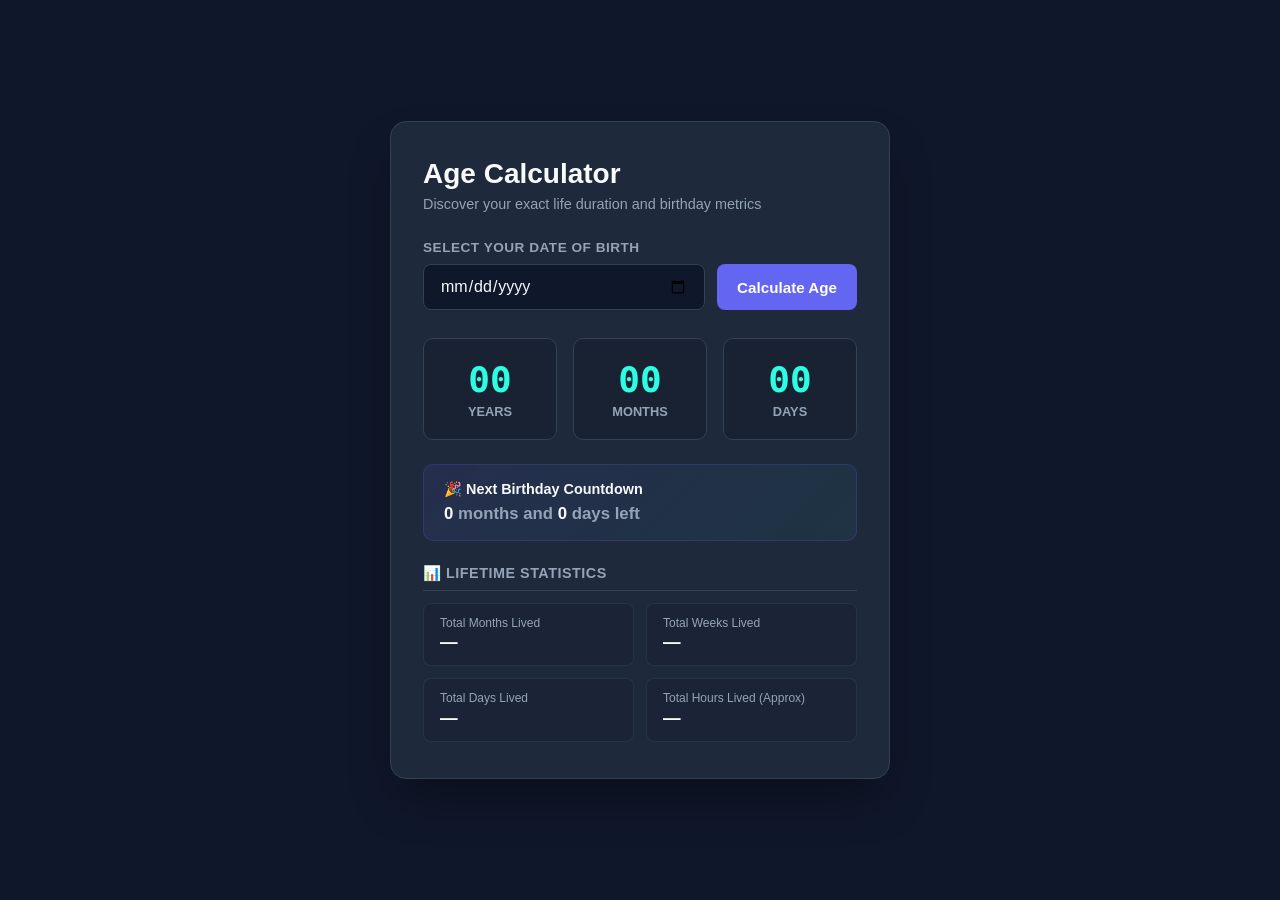
<file: Projects/Age Calculator/index.html>
<!DOCTYPE html>
<html lang="en">
<head>
    <meta charset="UTF-8">
    <meta name="viewport" content="width=device-width, initial-scale=1.0">
    <title>Precision Age Calculator</title>
    <link rel="stylesheet" href="style.css">
</head>
<body>
    <div class="calculator-card">
        <header class="card-header">
            <h2>Age Calculator</h2>
            <p>Discover your exact life duration and birthday metrics</p>
        </header>

        <div class="input-block">
            <label for="birth-date">Select Your Date of Birth</label>
            <div class="input-row">
                <input type="date" id="birth-date" max="">
                <button id="calculate-btn">Calculate Age</button>
            </div>
            <p id="error-message" class="error-msg" hidden>Please select a valid date in the past.</p>
        </div>

        <div class="results-dashboard" id="results-panel" hidden>
            <div class="primary-metrics">
                <div class="metric-box">
                    <span id="res-years" class="metric-value">00</span>
                    <span class="metric-label">Years</span>
                </div>
                <div class="metric-box">
                    <span id="res-months" class="metric-value">00</span>
                    <span class="metric-label">Months</span>
                </div>
                <div class="metric-box">
                    <span id="res-days" class="metric-value">00</span>
                    <span class="metric-label">Days</span>
                </div>
            </div>

            <div class="birthday-countdown-banner">
                <h3>🎉 Next Birthday Countdown</h3>
                <div class="countdown-digits">
                    <span id="next-months">0</span> months and <span id="next-days">0</span> days left
                </div>
            </div>

            <div class="lifetime-stats">
                <h3>📊 Lifetime Statistics</h3>
                <div class="stats-grid">
                    <div class="stat-item">
                        <span class="stat-label">Total Months Lived</span>
                        <span id="stat-months" class="stat-value">—</span>
                    </div>
                    <div class="stat-item">
                        <span class="stat-label">Total Weeks Lived</span>
                        <span id="stat-weeks" class="stat-value">—</span>
                    </div>
                    <div class="stat-item">
                        <span class="stat-label">Total Days Lived</span>
                        <span id="stat-days" class="stat-value">—</span>
                    </div>
                    <div class="stat-item">
                        <span class="stat-label">Total Hours Lived (Approx)</span>
                        <span id="stat-hours" class="stat-value">—</span>
                    </div>
                </div>
            </div>
        </div>
    </div>

    <script src="script.js"></script>
</body>
</html>
</file>
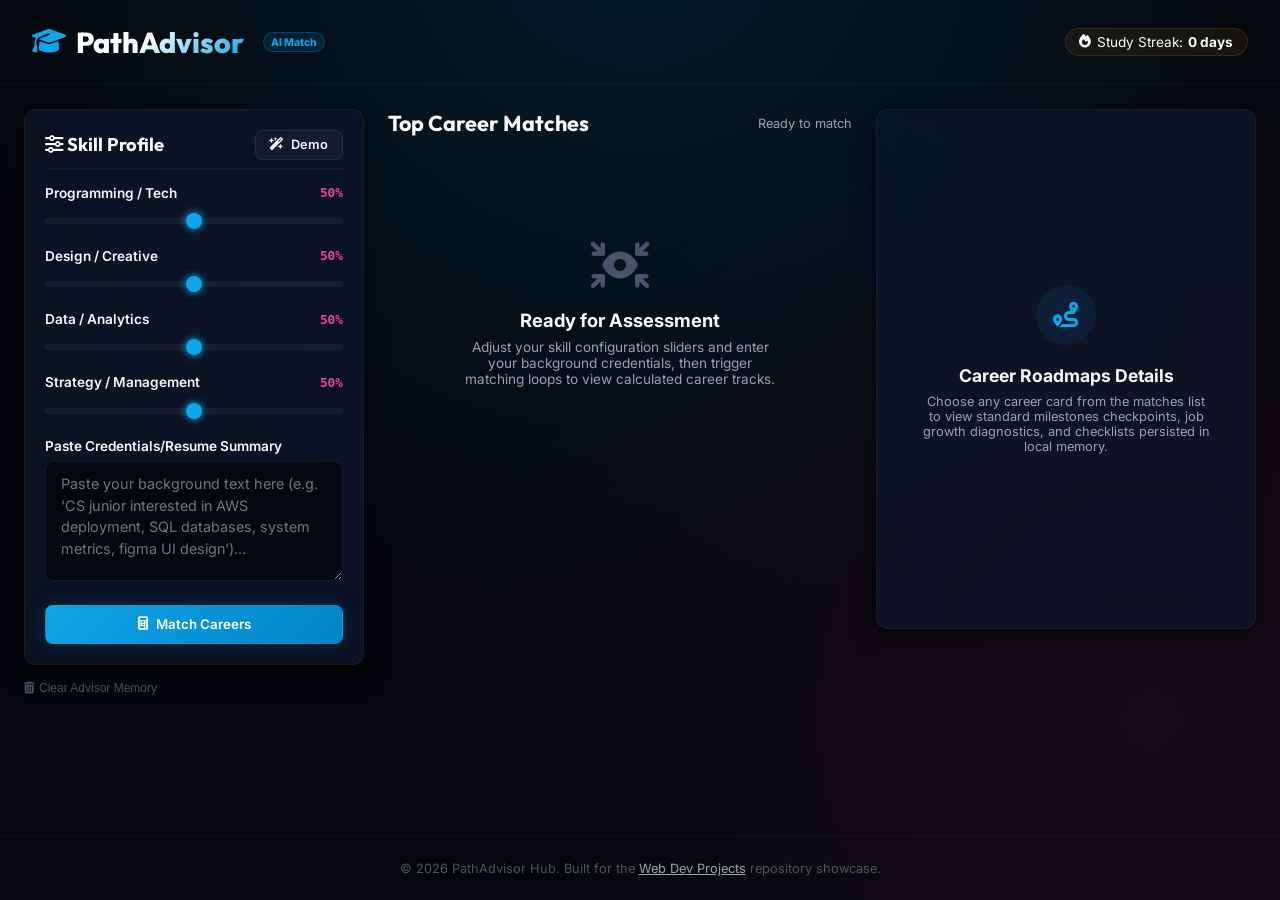
<file: Projects/AI Career Advisor Dashboard/index.html>
<!DOCTYPE html>
<html lang="en">
<head>
  <meta charset="UTF-8">
  <meta name="viewport" content="width=device-width, initial-scale=1.0">
  <title>AI Career Advisor Dashboard</title>
  <!-- Google Fonts: Outfit and Inter -->
  <link rel="preconnect" href="https://fonts.googleapis.com">
  <link rel="preconnect" href="https://fonts.gstatic.com" crossorigin>
  <link href="https://fonts.googleapis.com/css2?family=Inter:wght@300;400;500;600;700&family=Outfit:wght@400;500;600;700;800&display=swap" rel="stylesheet">
  <!-- FontAwesome Icons for Dashboard aesthetics -->
  <link rel="stylesheet" href="https://cdnjs.cloudflare.com/ajax/libs/font-awesome/6.4.0/css/all.min.css">
  <link rel="stylesheet" href="style.css">
</head>
<body>
  <div class="app-background"></div>

  <header class="app-header">
    <div class="header-container">
      <div class="logo">
        <i class="fa-solid fa-graduation-cap glow-icon"></i>
        <h1>Path<span>Advisor</span></h1>
        <span class="badge">AI Match</span>
      </div>
      
      <div class="header-stats">
        <span class="streak-badge"><i class="fa-solid fa-fire text-warning"></i> Study Streak: <strong id="val-streak">0 days</strong></span>
      </div>
    </div>
  </header>

  <!-- MAIN DASHBOARD SPLIT -->
  <main class="main-container">
    <!-- LEFT COLUMN: USER PROFILE & INTERESTS -->
    <aside class="sidebar-column">
      <!-- Profile Assessment Card -->
      <section class="section-card profile-card" aria-labelledby="profile-heading">
        <div class="card-header-row">
          <h3 id="profile-heading"><i class="fa-solid fa-sliders"></i> Skill Profile</h3>
          <button id="btn-load-demo" class="btn btn-secondary btn-sm"><i class="fa-solid fa-wand-magic-sparkles"></i> Demo</button>
        </div>

        <!-- Sliders -->
        <div class="form-group mt-1">
          <div class="label-row">
            <label for="range-tech">Programming / Tech</label>
            <span id="lbl-val-tech" class="slider-val text-accent">50%</span>
          </div>
          <input type="range" id="range-tech" min="0" max="100" value="50" class="slider-input">
        </div>

        <div class="form-group">
          <div class="label-row">
            <label for="range-design">Design / Creative</label>
            <span id="lbl-val-design" class="slider-val text-accent">50%</span>
          </div>
          <input type="range" id="range-design" min="0" max="100" value="50" class="slider-input">
        </div>

        <div class="form-group">
          <div class="label-row">
            <label for="range-data">Data / Analytics</label>
            <span id="lbl-val-data" class="slider-val text-accent">50%</span>
          </div>
          <input type="range" id="range-data" min="0" max="100" value="50" class="slider-input">
        </div>

        <div class="form-group">
          <div class="label-row">
            <label for="range-strategy">Strategy / Management</label>
            <span id="lbl-val-strategy" class="slider-val text-accent">50%</span>
          </div>
          <input type="range" id="range-strategy" min="0" max="100" value="50" class="slider-input">
        </div>

        <!-- Resume paste -->
        <div class="form-group">
          <label for="txt-bio">Paste Credentials/Resume Summary</label>
          <textarea id="txt-bio" placeholder="Paste your background text here (e.g. 'CS junior interested in AWS deployment, SQL databases, system metrics, figma UI design')..."></textarea>
        </div>

        <button id="btn-calculate" class="btn btn-primary btn-full">
          <i class="fa-solid fa-calculator"></i> Match Careers
        </button>
      </section>

      <button id="btn-reset-data" class="footer-btn"><i class="fa-solid fa-trash-can"></i> Clear Advisor Memory</button>
    </aside>

    <!-- MIDDLE COLUMN: MATCHES LIST -->
    <section class="matches-column" aria-label="Career Matches list">
      <div class="matches-header">
        <h2>Top Career Matches</h2>
        <span class="results-lbl" id="lbl-matches-count">Ready to match</span>
      </div>

      <div class="matches-grid" id="matches-cards-list">
        <!-- Placeholder welcome card -->
        <div class="welcome-placeholder">
          <i class="fa-solid fa-arrows-to-eye placeholder-icon"></i>
          <h3>Ready for Assessment</h3>
          <p>Adjust your skill configuration sliders and enter your background credentials, then trigger matching loops to view calculated career tracks.</p>
        </div>
      </div>
    </section>

    <!-- RIGHT COLUMN: TARGET ROADMAP DETAILS Drawer -->
    <section class="section-card details-card" aria-label="Target roadmap details panel">
      <!-- Guide view before select card -->
      <div id="details-empty" class="details-welcome-card">
        <div class="pulse-icon">
          <i class="fa-solid fa-route"></i>
        </div>
        <h4>Career Roadmaps Details</h4>
        <p>Choose any career card from the matches list to view standard milestones checkpoints, job growth diagnostics, and checklists persisted in local memory.</p>
      </div>

      <!-- Active Career details viewport -->
      <div id="details-active" class="details-workspace hidden">
        <div class="details-header">
          <div class="title-category">
            <span class="cat-badge" id="lbl-details-category">Engineering</span>
            <h3 id="lbl-details-name">Solutions Architect</h3>
          </div>
          <div class="details-progress-circle">
            <svg class="radial-svg" viewBox="0 0 100 100">
              <circle class="radial-bg" cx="50" cy="50" r="44"></circle>
              <circle class="radial-progress" id="roadmap-indicator" cx="50" cy="50" r="44" style="stroke-dasharray: 276; stroke-dashoffset: 276;"></circle>
            </svg>
            <div class="radial-text">
              <span id="lbl-details-roadmap-percent" class="score-val">0%</span>
              <span class="score-lbl">Roadmap</span>
            </div>
          </div>
        </div>

        <p id="lbl-details-desc" class="text-secondary text-sm">Target description details...</p>

        <!-- Market telemetry stats -->
        <div class="market-telemetry-section">
          <h5>Market Telemetry</h5>
          <div class="market-stats-grid">
            <div class="mstat-item">
              <span class="mstat-lbl">YoY Growth</span>
              <span class="mstat-val text-success" id="lbl-details-growth">+0%</span>
            </div>
            <div class="mstat-item">
              <span class="mstat-lbl">Median Salary</span>
              <span class="mstat-val text-accent" id="lbl-details-salary">$0/yr</span>
            </div>
          </div>
        </div>

        <!-- Milestones list -->
        <div class="milestones-checklist-section">
          <h5>Required Milestones &amp; Credentials</h5>
          <p class="text-muted text-xs mb-1">Check certifications/skills you have completed to update roadmap progression:</p>
          <ul class="milestone-list" id="details-checklist">
            <!-- Dynamic checklist items -->
          </ul>
        </div>

        <!-- Learning guides links -->
        <div class="details-resources-section">
          <h5>Recommended Resource Guide</h5>
          <div id="details-resource-box">
            <!-- Dynamic resource links -->
          </div>
        </div>
      </div>
    </section>
  </main>

  <footer class="app-footer">
    <div class="footer-container">
      <p>&copy; 2026 PathAdvisor Hub. Built for the <a href="https://github.com/cu-sanjay/Web-Dev-Projects" target="_blank" rel="noopener noreferrer">Web Dev Projects</a> repository showcase.</p>
    </div>
  </footer>

  <script src="script.js"></script>
</body>
</html>
</file>
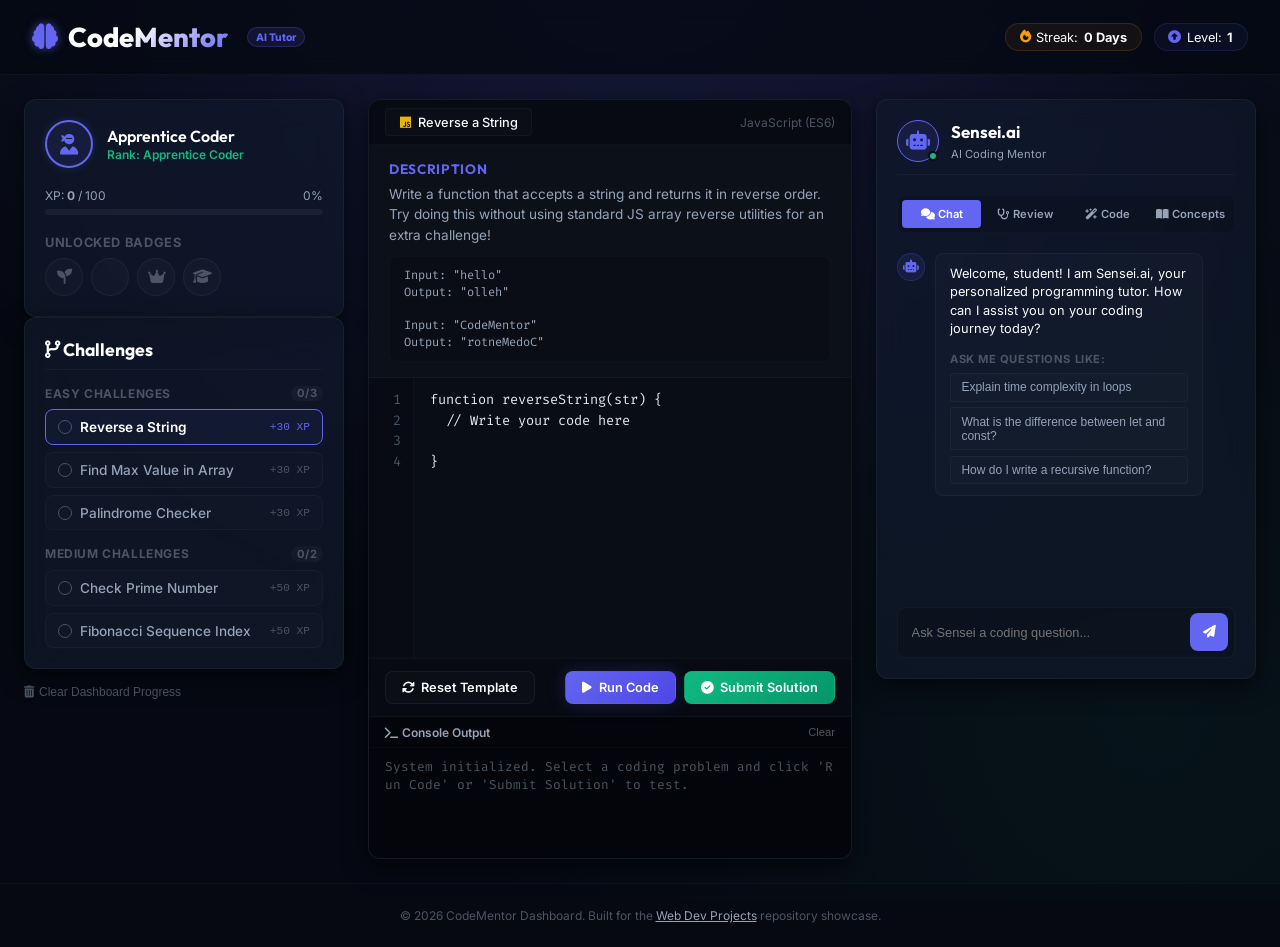
<file: Projects/AI Coding Mentor Dashboard/index.html>
<!DOCTYPE html>
<html lang="en">
<head>
  <meta charset="UTF-8">
  <meta name="viewport" content="width=device-width, initial-scale=1.0">
  <title>AI Coding Mentor Dashboard</title>
  <!-- Google Fonts: Inter, Outfit, and Fira Code for code editing -->
  <link rel="preconnect" href="https://fonts.googleapis.com">
  <link rel="preconnect" href="https://fonts.gstatic.com" crossorigin>
  <link href="https://fonts.googleapis.com/css2?family=Fira+Code:wght@400;500;600&family=Inter:wght@300;400;500;600;700&family=Outfit:wght@400;500;600;700;800&display=swap" rel="stylesheet">
  <!-- FontAwesome Icons -->
  <link rel="stylesheet" href="https://cdnjs.cloudflare.com/ajax/libs/font-awesome/6.4.0/css/all.min.css">
  <link rel="stylesheet" href="style.css">
</head>
<body>
  <div class="glow-bg"></div>

  <!-- HEADER -->
  <header class="app-header">
    <div class="header-container">
      <div class="logo">
        <i class="fa-solid fa-brain glow-icon"></i>
        <h1>Code<span>Mentor</span></h1>
        <span class="badge">AI Tutor</span>
      </div>
      
      <div class="header-stats">
        <span class="stat-tag streak-tag">
          <i class="fa-solid fa-fire text-amber"></i> Streak: <strong id="streak-days">0 Days</strong>
        </span>
        <span class="stat-tag level-tag">
          <i class="fa-solid fa-circle-up text-violet"></i> Level: <strong id="user-level">1</strong>
        </span>
      </div>
    </div>
  </header>

  <!-- MAIN CONTAINER -->
  <main class="main-container">
    
    <!-- LEFT COLUMN: USER STATS & CHALLENGES LIST -->
    <aside class="sidebar-column">
      
      <!-- Profile Card -->
      <section class="section-card user-profile-card" aria-label="User Profile Details">
        <div class="user-avatar-row">
          <div class="avatar-ring">
            <i class="fa-solid fa-user-ninja"></i>
          </div>
          <div class="user-info">
            <h3>Apprentice Coder</h3>
            <p class="user-rank" id="lbl-user-rank">Rank: Begginer</p>
          </div>
        </div>
        <div class="xp-bar-container">
          <div class="xp-lbl-row">
            <span>XP: <strong id="user-xp">0</strong> / <span id="xp-target">100</span></span>
            <span id="xp-percentage">0%</span>
          </div>
          <div class="xp-progress">
            <div id="xp-progress-fill" class="xp-progress-fill" style="width: 0%"></div>
          </div>
        </div>
        <div class="achievements-badges">
          <h4>Unlocked Badges</h4>
          <div class="badges-grid" id="badges-container">
            <!-- Dynamic Badges -->
          </div>
        </div>
      </section>

      <!-- Challenges List -->
      <section class="section-card challenges-card" aria-label="Coding Challenges Selector">
        <div class="card-header-row">
          <h3><i class="fa-solid fa-code-branch"></i> Challenges</h3>
        </div>
        
        <div class="challenge-category">
          <div class="category-header">
            <span>Easy Challenges</span>
            <span class="badge-count" id="easy-count">0/3</span>
          </div>
          <div class="challenge-list" id="easy-list">
            <!-- Dynamic list of easy challenges -->
          </div>
        </div>

        <div class="challenge-category">
          <div class="category-header">
            <span>Medium Challenges</span>
            <span class="badge-count" id="medium-count">0/2</span>
          </div>
          <div class="challenge-list" id="medium-list">
            <!-- Dynamic list of medium challenges -->
          </div>
        </div>
      </section>

      <button id="btn-reset-workspace" class="footer-btn"><i class="fa-solid fa-trash-can"></i> Clear Dashboard Progress</button>
    </aside>

    <!-- CENTER COLUMN: WORKSPACE IDE -->
    <section class="ide-column" aria-label="Simulated IDE Workspace">
      <div class="ide-container">
        
        <!-- Editor Header Tabs -->
        <div class="ide-header">
          <div class="editor-tabs">
            <div class="tab active">
              <i class="fa-brands fa-js text-yellow"></i>
              <span id="active-challenge-title">Loading...</span>
            </div>
          </div>
          <div class="language-indicator">
            <span>JavaScript (ES6)</span>
          </div>
        </div>

        <!-- Challenge Instructions Box -->
        <div class="challenge-description" id="challenge-instructions">
          <h4>Description</h4>
          <p id="challenge-desc-text">Select a challenge from the list to begin coding.</p>
          <div class="example-box" id="challenge-example-box">
            <!-- Dynamic inputs and outputs -->
          </div>
        </div>

        <!-- Editor Content Area -->
        <div class="editor-body">
          <div class="line-numbers-col" id="line-numbers">1</div>
          <textarea id="code-editor" spellcheck="false" autocomplete="off" placeholder="// Write code here..."></textarea>
        </div>

        <!-- IDE Footer / Console Output & Actions -->
        <div class="ide-footer">
          <div class="controls-row">
            <button id="btn-reset" class="btn btn-secondary" title="Reset starter code template">
              <i class="fa-solid fa-rotate"></i> Reset Template
            </button>
            <div class="run-actions">
              <button id="btn-run" class="btn btn-primary" title="Execute script tests client-side">
                <i class="fa-solid fa-play"></i> Run Code
              </button>
              <button id="btn-submit" class="btn btn-success" title="Submit solution for AI review and XP">
                <i class="fa-solid fa-circle-check"></i> Submit Solution
              </button>
            </div>
          </div>

          <!-- Output Console -->
          <div class="console-box">
            <div class="console-header">
              <span><i class="fa-solid fa-terminal"></i> Console Output</span>
              <button id="btn-clear-console" class="btn-clear-link">Clear</button>
            </div>
            <div class="console-body" id="console-output">
              <span class="system-log">System initialized. Select a coding problem and click 'Run Code' or 'Submit Solution' to test.</span>
            </div>
          </div>
        </div>

      </div>
    </section>

    <!-- RIGHT COLUMN: AI MENTOR FEEDBACK -->
    <section class="section-card mentor-column" aria-label="AI Coding Mentor Workspace">
      
      <!-- Mentor Profile Header -->
      <div class="mentor-header">
        <div class="mentor-avatar">
          <i class="fa-solid fa-robot"></i>
          <span class="active-dot"></span>
        </div>
        <div class="mentor-title">
          <h3>Sensei.ai</h3>
          <span class="subtitle">AI Coding Mentor</span>
        </div>
      </div>

      <!-- Tab Selectors -->
      <div class="mentor-tabs">
        <button class="mentor-tab-btn active" data-tab="chat" id="tab-chat-btn"><i class="fa-solid fa-comments"></i> Chat</button>
        <button class="mentor-tab-btn" data-tab="review" id="tab-review-btn"><i class="fa-solid fa-stethoscope"></i> Review</button>
        <button class="mentor-tab-btn" data-tab="optimized" id="tab-optimized-btn"><i class="fa-solid fa-wand-magic-sparkles"></i> Code</button>
        <button class="mentor-tab-btn" data-tab="concepts" id="tab-concepts-btn"><i class="fa-solid fa-book-open"></i> Concepts</button>
      </div>

      <!-- Tab Content Area -->
      <div class="mentor-tab-content">
        
        <!-- Chat Tab -->
        <div class="tab-pane active" id="pane-chat">
          <div class="chat-container">
            <div class="chat-messages" id="chat-messages">
              <div class="message assistant-msg">
                <div class="msg-avatar"><i class="fa-solid fa-robot"></i></div>
                <div class="msg-bubble">
                  <p>Welcome, student! I am Sensei.ai, your personalized programming tutor. How can I assist you on your coding journey today?</p>
                  <p class="suggestions-title">Ask me questions like:</p>
                  <ul class="suggestions-list">
                    <li><button class="chat-suggestion-btn">Explain time complexity in loops</button></li>
                    <li><button class="chat-suggestion-btn">What is the difference between let and const?</button></li>
                    <li><button class="chat-suggestion-btn">How do I write a recursive function?</button></li>
                  </ul>
                </div>
              </div>
            </div>
            
            <div class="chat-input-row">
              <input type="text" id="chat-input" placeholder="Ask Sensei a coding question..." autocomplete="off">
              <button id="btn-send-chat" class="btn btn-violet-icon"><i class="fa-solid fa-paper-plane"></i></button>
            </div>
          </div>
        </div>

        <!-- Review Tab -->
        <div class="tab-pane" id="pane-review">
          <div class="review-placeholder" id="review-placeholder">
            <i class="fa-solid fa-file-shield review-icon"></i>
            <h4>No Review Ready</h4>
            <p>Write your challenge solution in the IDE, then click 'Submit Solution' to generate an automated review checklist.</p>
          </div>
          <div class="review-details hidden" id="review-details-box">
            <div class="review-score-row">
              <span>Code Quality Score</span>
              <div class="quality-badge" id="lbl-quality-score">90%</div>
            </div>
            <div class="review-bullets" id="review-bullets-list">
              <!-- Bullet items dynamic -->
            </div>
          </div>
        </div>

        <!-- Optimized Code Tab -->
        <div class="tab-pane" id="pane-optimized">
          <div class="review-placeholder" id="optimized-placeholder">
            <i class="fa-solid fa-code-compare review-icon"></i>
            <h4>No Solution Refactoring</h4>
            <p>Submit a coding solution first to check the mentor's optimized refactoring suggestions and efficiency comparisons.</p>
          </div>
          <div class="optimized-details hidden" id="optimized-details-box">
            <h5>Mentor's Refactored Solution:</h5>
            <pre class="code-preview"><code id="code-mentor-optimized">// Optimized solution details will load here</code></pre>
            
            <div class="metrics-compare">
              <div class="metric-block">
                <span class="compare-lbl">Complexity</span>
                <span class="compare-val" id="lbl-metric-complexity">O(n)</span>
              </div>
              <div class="metric-block">
                <span class="compare-lbl">Space Usage</span>
                <span class="compare-val" id="lbl-metric-space">O(1)</span>
              </div>
            </div>
            <button id="btn-insert-code" class="btn btn-secondary btn-sm"><i class="fa-solid fa-file-import"></i> Copy to Editor</button>
          </div>
        </div>

        <!-- Concepts Tab -->
        <div class="tab-pane" id="pane-concepts">
          <div class="review-placeholder" id="concepts-placeholder">
            <i class="fa-solid fa-graduation-cap review-icon"></i>
            <h4>Select Challenge</h4>
            <p>Select a specific problem in the sidebar to review the associated CS learning topics.</p>
          </div>
          <div class="concepts-details hidden" id="concepts-details-box">
            <h4 id="lbl-concept-title">Concept: Array Manipulation</h4>
            <div class="concept-explanation" id="lbl-concept-body">
              <!-- Dynamic markdown or HTML text explanation -->
            </div>
          </div>
        </div>

      </div>

    </section>

  </main>

  <!-- FOOTER -->
  <footer class="app-footer">
    <div class="footer-container">
      <p>&copy; 2026 CodeMentor Dashboard. Built for the <a href="https://github.com/cu-sanjay/Web-Dev-Projects" target="_blank" rel="noopener noreferrer">Web Dev Projects</a> repository showcase.</p>
    </div>
  </footer>

  <script src="script.js"></script>
</body>
</html>
</file>
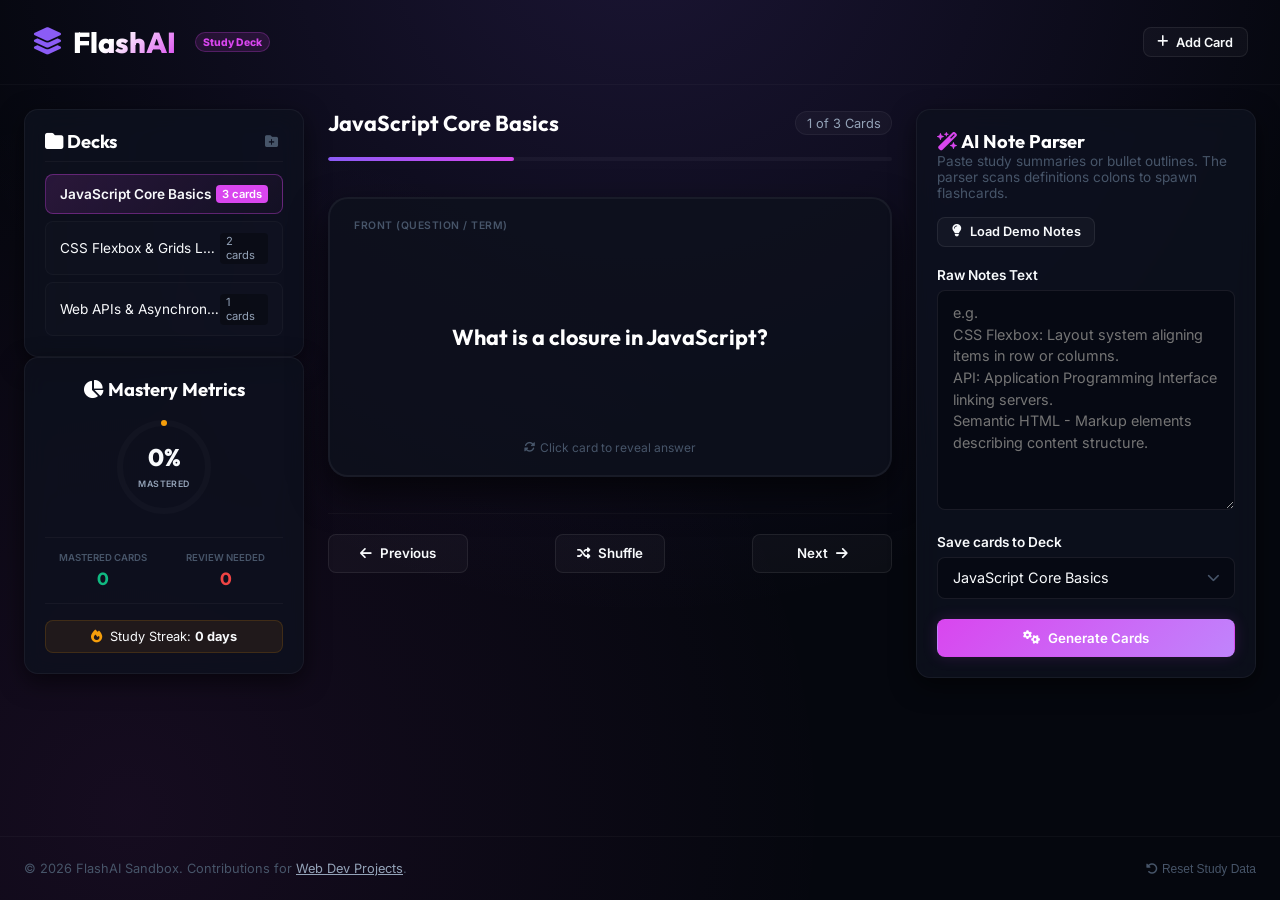
<file: Projects/AI Flashcard Generator/index.html>
<!DOCTYPE html>
<html lang="en">
<head>
  <meta charset="UTF-8">
  <meta name="viewport" content="width=device-width, initial-scale=1.0">
  <title>AI Flashcard Generator</title>
  <!-- Google Fonts: Outfit and Inter -->
  <link rel="preconnect" href="https://fonts.googleapis.com">
  <link rel="preconnect" href="https://fonts.gstatic.com" crossorigin>
  <link href="https://fonts.googleapis.com/css2?family=Inter:wght@300;400;500;600;700&family=Outfit:wght@400;500;600;700;800&display=swap" rel="stylesheet">
  <!-- FontAwesome Icons for Dashboard aesthetics -->
  <link rel="stylesheet" href="https://cdnjs.cloudflare.com/ajax/libs/font-awesome/6.4.0/css/all.min.css">
  <link rel="stylesheet" href="style.css">
</head>
<body>
  <div class="app-background"></div>

  <header class="app-header">
    <div class="header-container">
      <div class="logo">
        <i class="fa-solid fa-layer-group glow-icon"></i>
        <h1>Flash<span>AI</span></h1>
        <span class="badge">Study Deck</span>
      </div>
      
      <div class="header-actions">
        <button id="btn-open-creator" class="btn btn-secondary btn-sm" title="Add an individual card manually">
          <i class="fa-solid fa-plus"></i> Add Card
        </button>
      </div>
    </div>
  </header>

  <!-- MAIN CONTAINER GRID -->
  <main class="main-container">
    <!-- LEFT SIDEBAR: DECKS & STUDY STATISTICS -->
    <aside class="sidebar-column">
      <!-- Deck List Selector -->
      <section class="section-card deck-card" aria-labelledby="decks-heading">
        <div class="card-header-row">
          <h3 id="decks-heading"><i class="fa-solid fa-folder"></i> Decks</h3>
          <button id="btn-new-deck" class="btn-icon" title="Create a new deck category"><i class="fa-solid fa-folder-plus"></i></button>
        </div>
        
        <div class="deck-list-container" id="deck-list-nav">
          <!-- Dynamic deck selectors -->
        </div>
      </section>

      <!-- Learning stats -->
      <section class="section-card stats-card" aria-labelledby="stats-heading">
        <h3 id="stats-heading"><i class="fa-solid fa-chart-pie"></i> Mastery Metrics</h3>
        
        <div class="radial-progress-wrapper">
          <svg class="radial-svg" viewBox="0 0 100 100">
            <circle class="radial-bg" cx="50" cy="50" r="44"></circle>
            <circle class="radial-progress" id="mastery-indicator" cx="50" cy="50" r="44" style="stroke-dasharray: 276; stroke-dashoffset: 276;"></circle>
          </svg>
          <div class="radial-text">
            <span id="val-mastery" class="score-val">0%</span>
            <span class="score-lbl">Mastered</span>
          </div>
        </div>

        <div class="stats-grid">
          <div class="stat-item">
            <span class="stat-lbl">Mastered Cards</span>
            <span class="stat-val text-success" id="val-mastered-count">0</span>
          </div>
          <div class="stat-item">
            <span class="stat-lbl">Review Needed</span>
            <span class="stat-val text-danger" id="val-review-count">0</span>
          </div>
        </div>
        
        <div class="streak-banner mt-1" id="streak-badge-container">
          <i class="fa-solid fa-fire text-warning"></i>
          <span>Study Streak: <strong id="val-streak">0 days</strong></span>
        </div>
      </section>
    </aside>

    <!-- CENTER COLUMN: 3D FLASHCARD STAGE -->
    <section class="stage-column" aria-label="Flashcard visualizer area">
      <div class="stage-header">
        <h2 id="lbl-active-deck-name">Select a Deck</h2>
        <span class="card-counter-badge" id="lbl-card-counter">0 of 0 Cards</span>
      </div>

      <!-- Linear progress bar -->
      <div class="deck-progress-track">
        <div class="deck-progress-fill" id="val-progress-bar"></div>
      </div>

      <!-- FLASHCARD 3D SCENE -->
      <div class="flashcard-scene-container" id="card-arena">
        <!-- Interactive 3D Wrapper -->
        <div class="flashcard-3d-wrapper" id="card-wrapper" role="button" aria-expanded="false" tabindex="0" title="Click to flip card">
          <!-- FRONT FACE -->
          <div class="card-face card-front">
            <div class="card-badge">Front (Question / Term)</div>
            <div class="card-content-text">
              <p id="lbl-front-text" class="question-text">Double click or select a deck to load flashcards.</p>
            </div>
            <span class="flip-tip"><i class="fa-solid fa-rotate"></i> Click card to reveal answer</span>
          </div>

          <!-- BACK FACE -->
          <div class="card-face card-back">
            <div class="card-badge">Back (Answer / Explanation)</div>
            <div class="card-content-text">
              <p id="lbl-back-text" class="answer-text">Select a deck in the left sidebar to begin.</p>
            </div>
            <span class="flip-back-tip"><i class="fa-solid fa-rotate"></i> Click card to return to question</span>
          </div>
        </div>
      </div>

      <!-- Action mastery logs -->
      <div class="mastery-buttons-row hidden" id="mastery-buttons-bar">
        <button id="btn-mark-review" class="btn btn-secondary btn-review" title="Mark this card as needing review">
          <i class="fa-solid fa-circle-xmark text-danger"></i> Review Needed
        </button>
        <button id="btn-mark-mastered" class="btn btn-secondary btn-mastered" title="Mark this card as mastered">
          <i class="fa-solid fa-circle-check text-success"></i> Mastered
        </button>
      </div>

      <!-- Cards deck navigations -->
      <div class="deck-navigation-row">
        <button id="btn-prev-card" class="btn btn-secondary"><i class="fa-solid fa-arrow-left"></i> Previous</button>
        <button id="btn-shuffle-deck" class="btn btn-secondary" title="Randomize card order"><i class="fa-solid fa-shuffle"></i> Shuffle</button>
        <button id="btn-next-card" class="btn btn-secondary">Next <i class="fa-solid fa-arrow-right"></i></button>
      </div>
    </section>

    <!-- RIGHT COLUMN: AI FLASHCARD NOTES PARSER -->
    <section class="section-card parser-card" aria-labelledby="parser-heading">
      <h3 id="parser-heading"><i class="fa-solid fa-wand-magic-sparkles text-accent"></i> AI Note Parser</h3>
      <p class="text-muted text-sm">Paste study summaries or bullet outlines. The parser scans definitions colons to spawn flashcards.</p>

      <div class="form-group mt-1">
        <button id="btn-load-demo-notes" class="btn btn-secondary btn-sm" type="button">
          <i class="fa-solid fa-lightbulb"></i> Load Demo Notes
        </button>
      </div>

      <div class="form-group">
        <label for="txt-notes-input">Raw Notes Text</label>
        <textarea id="txt-notes-input" placeholder="e.g.&#10;CSS Flexbox: Layout system aligning items in row or columns.&#10;API: Application Programming Interface linking servers.&#10;Semantic HTML - Markup elements describing content structure."></textarea>
      </div>

      <div class="form-group">
        <label for="select-target-deck">Save cards to Deck</label>
        <div class="select-wrapper">
          <select id="select-target-deck">
            <!-- Dynamic dropdown choices -->
          </select>
          <i class="fa-solid fa-chevron-down select-arrow"></i>
        </div>
      </div>

      <button id="btn-parse-notes" class="btn btn-primary btn-full">
        <i class="fa-solid fa-gears"></i> Generate Cards
      </button>
    </section>
  </main>

  <!-- MODAL: MANUAL CARD CREATOR -->
  <div id="creator-modal" class="modal-overlay hidden">
    <div class="modal-card">
      <div class="modal-header">
        <h3>Add Individual Flashcard</h3>
        <button id="btn-close-creator" class="btn-icon" aria-label="Close modal"><i class="fa-solid fa-xmark"></i></button>
      </div>

      <form id="creator-form">
        <div class="modal-body">
          <div class="form-group">
            <label for="select-creator-deck">Select Deck Category</label>
            <div class="select-wrapper">
              <select id="select-creator-deck" required>
                <!-- Dynamic choices -->
              </select>
              <i class="fa-solid fa-chevron-down select-arrow"></i>
            </div>
          </div>

          <div class="form-group">
            <label for="txt-card-front">Front Text <span class="sub-label">(Question or Term)</span> <span class="required">*</span></label>
            <textarea id="txt-card-front" placeholder="e.g. What is Web Accessibility (a11y)?" required></textarea>
          </div>

          <div class="form-group">
            <label for="txt-card-back">Back Text <span class="sub-label">(Answer or Explanation)</span> <span class="required">*</span></label>
            <textarea id="txt-card-back" placeholder="e.g. It refers to building sites that are readable and navigable to all users, including those using assistive technologies like screen readers." required></textarea>
          </div>
        </div>

        <div class="modal-footer">
          <button type="button" id="btn-cancel-creator" class="btn btn-secondary">Cancel</button>
          <button type="submit" class="btn btn-primary">Save Card</button>
        </div>
      </form>
    </div>
  </div>

  <footer class="app-footer">
    <div class="footer-container">
      <p>&copy; 2026 FlashAI Sandbox. Contributions for <a href="https://github.com/cu-sanjay/Web-Dev-Projects" target="_blank" rel="noopener noreferrer">Web Dev Projects</a>.</p>
      <button id="btn-reset-storage" class="footer-btn"><i class="fa-solid fa-rotate-left"></i> Reset Study Data</button>
    </div>
  </footer>

  <script src="script.js"></script>
</body>
</html>
</file>
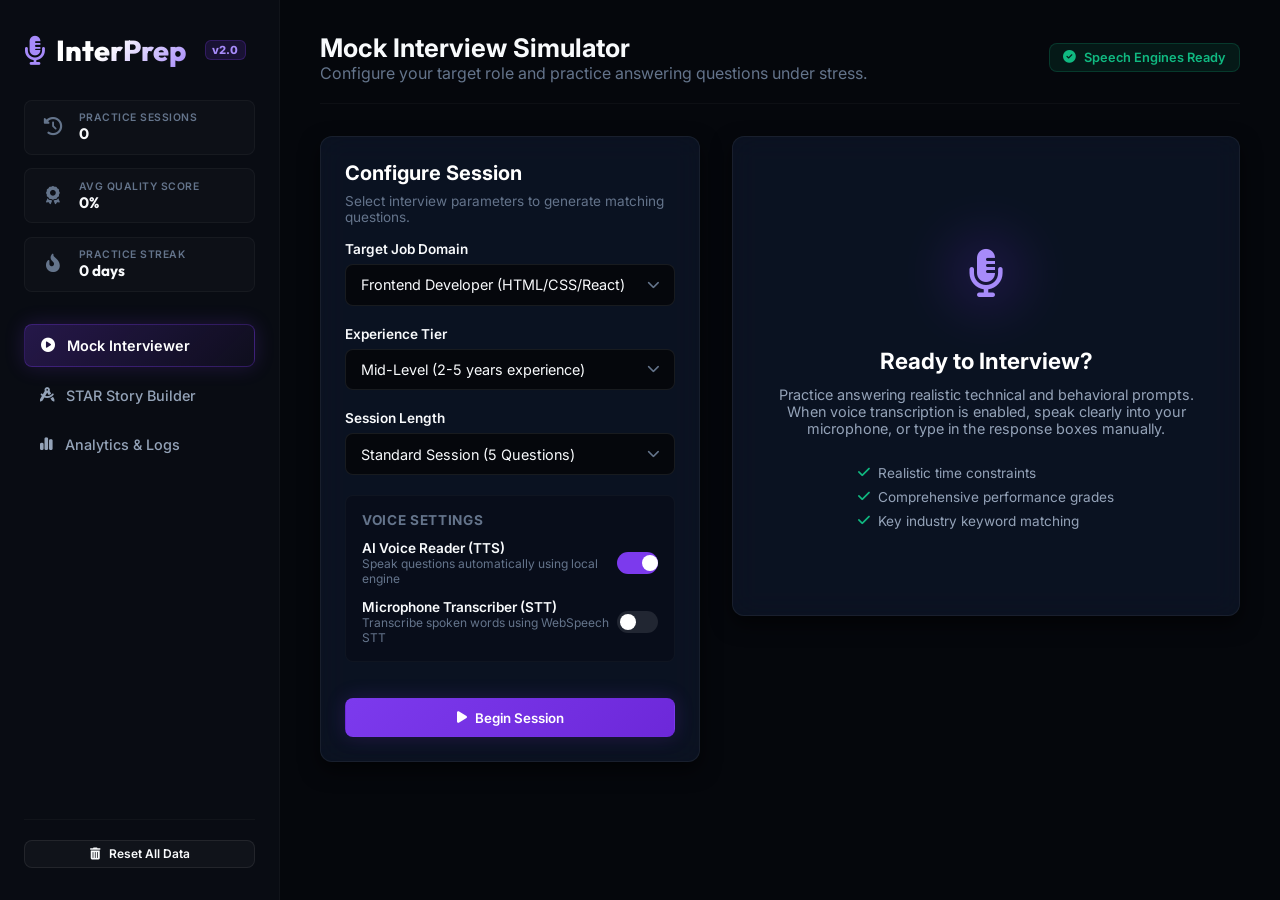
<file: Projects/AI Interview Preparation Dashboard/index.html>
<!DOCTYPE html>
<html lang="en">
<head>
  <meta charset="UTF-8">
  <meta name="viewport" content="width=device-width, initial-scale=1.0">
  <title>AI Interview Preparation Dashboard</title>
  <!-- Google Fonts: Outfit and Inter -->
  <link rel="preconnect" href="https://fonts.googleapis.com">
  <link rel="preconnect" href="https://fonts.gstatic.com" crossorigin>
  <link href="https://fonts.googleapis.com/css2?family=Inter:wght@300;400;500;600;700&family=Outfit:wght@400;500;600;700;800&display=swap" rel="stylesheet">
  <!-- FontAwesome Icons for Dashboard aesthetics -->
  <link rel="stylesheet" href="https://cdnjs.cloudflare.com/ajax/libs/font-awesome/6.4.0/css/all.min.css">
  <link rel="stylesheet" href="style.css">
</head>
<body>
  <div class="app-background"></div>

  <div class="dashboard-wrapper">
    <!-- SIDEBAR STATS & NAV -->
    <aside class="dashboard-sidebar">
      <div class="logo">
        <i class="fa-solid fa-microphone-lines glow-icon"></i>
        <h1>Inter<span>Prep</span></h1>
        <span class="badge">v2.0</span>
      </div>

      <!-- Quick Telemetry -->
      <div class="sidebar-telemetry">
        <div class="tel-item">
          <div class="tel-icon"><i class="fa-solid fa-clock-rotate-left"></i></div>
          <div class="tel-info">
            <span class="tel-lbl">Practice Sessions</span>
            <span class="tel-val" id="side-stat-sessions">0</span>
          </div>
        </div>
        <div class="tel-item">
          <div class="tel-icon text-accent"><i class="fa-solid fa-award"></i></div>
          <div class="tel-info">
            <span class="tel-lbl">Avg Quality Score</span>
            <span class="tel-val" id="side-stat-score">0%</span>
          </div>
        </div>
        <div class="tel-item">
          <div class="tel-icon text-warning"><i class="fa-solid fa-fire-flame-curved"></i></div>
          <div class="tel-info">
            <span class="tel-lbl">Practice Streak</span>
            <span class="tel-val" id="side-stat-streak">0 days</span>
          </div>
        </div>
      </div>

      <!-- Navigation links -->
      <nav class="sidebar-nav" aria-label="Dashboard views">
        <button class="nav-btn active" data-view="simulator">
          <i class="fa-solid fa-circle-play"></i> Mock Interviewer
        </button>
        <button class="nav-btn" data-view="star">
          <i class="fa-solid fa-compass-drafting"></i> STAR Story Builder
        </button>
        <button class="nav-btn" data-view="history">
          <i class="fa-solid fa-chart-simple"></i> Analytics & Logs
        </button>
      </nav>

      <div class="sidebar-footer">
        <button id="btn-reset-data" class="btn btn-secondary btn-sm btn-full">
          <i class="fa-solid fa-trash-can"></i> Reset All Data
        </button>
      </div>
    </aside>

    <!-- MAIN DASHBOARD CONTENT -->
    <main class="dashboard-main">
      <header class="main-header">
        <div class="header-titles">
          <h2 id="view-title">Mock Interview Simulator</h2>
          <p id="view-desc" class="text-muted">Configure your target role and practice answering questions under stress.</p>
        </div>
        <div class="speech-status-banner" id="speech-support-badge">
          <i class="fa-solid fa-circle-check text-success"></i> Speech Engines Ready
        </div>
      </header>

      <!-- VIEW 1: MOCK INTERVIEW SIMULATOR -->
      <section id="view-simulator" class="view-pane">
        <div class="pane-split">
          <!-- Config Panel (Left) -->
          <div class="section-card config-card">
            <h3>Configure Session</h3>
            <p class="text-muted text-sm">Select interview parameters to generate matching questions.</p>
            
            <div class="form-group mt-1">
              <label for="select-role">Target Job Domain</label>
              <div class="select-wrapper">
                <select id="select-role">
                  <option value="frontend">Frontend Developer (HTML/CSS/React)</option>
                  <option value="backend">Backend Engineer (Node.js/SQL/APIs)</option>
                  <option value="devops">DevOps & Cloud (Docker/AWS/CI-CD)</option>
                  <option value="product">Product Manager (Roadmaps/KPIs/Metrics)</option>
                </select>
                <i class="fa-solid fa-chevron-down select-arrow"></i>
              </div>
            </div>

            <div class="form-group">
              <label for="select-level">Experience Tier</label>
              <div class="select-wrapper">
                <select id="select-level">
                  <option value="junior">Junior (Entry-level / Grad)</option>
                  <option value="mid" selected>Mid-Level (2-5 years experience)</option>
                  <option value="senior">Senior (Architect / Tech Lead)</option>
                </select>
                <i class="fa-solid fa-chevron-down select-arrow"></i>
              </div>
            </div>

            <div class="form-group">
              <label for="select-length">Session Length</label>
              <div class="select-wrapper">
                <select id="select-length">
                  <option value="3">Quick Session (3 Questions)</option>
                  <option value="5" selected>Standard Session (5 Questions)</option>
                  <option value="10">Deep Session (10 Questions)</option>
                </select>
                <i class="fa-solid fa-chevron-down select-arrow"></i>
              </div>
            </div>

            <div class="toggle-group-card">
              <h4>Voice Settings</h4>
              <div class="toggle-row">
                <div class="toggle-desc">
                  <span>AI Voice Reader (TTS)</span>
                  <p class="text-muted text-xs">Speak questions automatically using local engine</p>
                </div>
                <label class="switch">
                  <input type="checkbox" id="check-tts" checked>
                  <span class="slider round"></span>
                </label>
              </div>

              <div class="toggle-row">
                <div class="toggle-desc">
                  <span>Microphone Transcriber (STT)</span>
                  <p class="text-muted text-xs">Transcribe spoken words using WebSpeech STT</p>
                </div>
                <label class="switch">
                  <input type="checkbox" id="check-stt">
                  <span class="slider round"></span>
                </label>
              </div>
            </div>

            <button id="btn-start-session" class="btn btn-primary btn-full mt-1">
              <i class="fa-solid fa-play"></i> Begin Session
            </button>
          </div>

          <!-- Active Workspace Panel (Right) -->
          <div class="workspace-area">
            <!-- Setup Guide / Demo Card -->
            <div id="sim-setup-card" class="section-card welcome-card">
              <div class="welcome-graphic">
                <div class="pulse-circle"></div>
                <i class="fa-solid fa-microphone-lines"></i>
              </div>
              <h3>Ready to Interview?</h3>
              <p>Practice answering realistic technical and behavioral prompts. When voice transcription is enabled, speak clearly into your microphone, or type in the response boxes manually.</p>
              <div class="features-check-list">
                <div class="feat-item"><i class="fa-solid fa-check text-success"></i> Realistic time constraints</div>
                <div class="feat-item"><i class="fa-solid fa-check text-success"></i> Comprehensive performance grades</div>
                <div class="feat-item"><i class="fa-solid fa-check text-success"></i> Key industry keyword matching</div>
              </div>
            </div>

            <!-- ACTIVE INTERVIEW BOARD -->
            <div id="sim-active-card" class="section-card interview-board-card hidden">
              <div class="board-header">
                <div class="session-progress">
                  Question <span id="val-curr-q">1</span> of <span id="val-total-q">5</span>
                </div>
                <div class="question-timer">
                  <i class="fa-regular fa-clock"></i> <span id="val-timer">00:00</span>
                </div>
              </div>

              <div class="question-pane">
                <div class="ai-speech-controls">
                  <button id="btn-speak-question" class="btn btn-secondary btn-sm" title="Replay voice audio of the question">
                    <i class="fa-solid fa-volume-high"></i> Listen to AI
                  </button>
                </div>
                <p id="lbl-question-text" class="question-text">Retrieving interview question prompt...</p>
              </div>

              <div class="response-pane">
                <div class="label-row">
                  <label for="txt-response">Your Response:</label>
                  <span id="response-char-count" class="text-muted">0 characters</span>
                </div>
                
                <textarea id="txt-response" placeholder="Type your detailed response here, or toggle the mic to transcribe your voice..."></textarea>

                <div class="stt-status-row">
                  <!-- Transcriber status, volume levels -->
                  <div id="mic-status-container" class="mic-status hidden">
                    <div class="mic-pulse-indicator"></div>
                    <span id="lbl-mic-state">Listening to microphone...</span>
                  </div>
                </div>

                <div class="controls-row">
                  <button id="btn-mic-toggle" class="btn btn-secondary" title="Toggle voice-to-text recording">
                    <i class="fa-solid fa-microphone"></i> <span>Enable Microphone</span>
                  </button>
                  
                  <div class="flow-nav-buttons">
                    <button id="btn-next-question" class="btn btn-primary">
                      Next Question <i class="fa-solid fa-arrow-right"></i>
                    </button>
                    <button id="btn-finish-session" class="btn btn-danger hidden">
                      Finish &amp; Score <i class="fa-solid fa-circle-check"></i>
                    </button>
                  </div>
                </div>
              </div>
            </div>

            <!-- ATTEMPT SUMMARY SCORING SCREEN -->
            <div id="sim-score-card" class="section-card evaluation-card hidden">
              <div class="eval-header">
                <div class="text-group">
                  <h3>Session Evaluated!</h3>
                  <p class="text-muted text-sm" id="lbl-eval-details">Frontend Developer - Standard Session</p>
                </div>
                <span class="eval-badge" id="lbl-eval-badge">Good Quality</span>
              </div>

              <div class="eval-metrics-grid">
                <!-- Radial Overall Score -->
                <div class="radial-score-wrapper">
                  <svg class="radial-svg" viewBox="0 0 120 120">
                    <circle class="radial-bg" cx="60" cy="60" r="50"></circle>
                    <circle class="radial-progress" id="eval-radial-progress" cx="60" cy="60" r="50" style="stroke-dasharray: 314; stroke-dashoffset: 314;"></circle>
                  </svg>
                  <div class="radial-text">
                    <span id="lbl-eval-score" class="score-val">0</span>
                    <span class="score-lbl">Quality Score</span>
                  </div>
                </div>

                <!-- Sub stats progress bars -->
                <div class="sub-stats-panel">
                  <div class="sub-stat-row">
                    <div class="lbl-val">
                      <span>Keyword Relevance</span>
                      <span id="val-sub-relevance">0%</span>
                    </div>
                    <div class="progress-bar"><div class="fill" id="fill-sub-relevance"></div></div>
                  </div>
                  
                  <div class="sub-stat-row">
                    <div class="lbl-val">
                      <span>Speech Pace / WPM</span>
                      <span id="val-sub-pace">0 WPM (Slow)</span>
                    </div>
                    <div class="progress-bar"><div class="fill" id="fill-sub-pace"></div></div>
                  </div>

                  <div class="sub-stat-row">
                    <div class="lbl-val">
                      <span>Vocabulary Length</span>
                      <span id="val-sub-vocab">0 words</span>
                    </div>
                    <div class="progress-bar"><div class="fill" id="fill-sub-vocab"></div></div>
                  </div>
                </div>
              </div>

              <div class="eval-details-feedback">
                <h4>AI Diagnostic Recommendations</h4>
                <div class="accordion-feedback">
                  <div class="accordion-item active">
                    <div class="accordion-trigger">
                      <span><i class="fa-solid fa-triangle-exclamation text-warning"></i> Key Gaps Detected</span>
                      <i class="fa-solid fa-chevron-up chevron"></i>
                    </div>
                    <div class="accordion-content">
                      <p>Your answers missed core industry terms frequently associated with this level. Consider incorporating these in similar prompts:</p>
                      <div id="eval-missing-keywords" class="tag-suggestions font-mono">
                        <!-- Dynamic keyword tags -->
                      </div>
                    </div>
                  </div>

                  <div class="accordion-item">
                    <div class="accordion-trigger">
                      <span><i class="fa-solid fa-bullseye text-accent"></i> Core Vocabulary Analysis</span>
                      <i class="fa-solid fa-chevron-down chevron"></i>
                    </div>
                    <div class="accordion-content" id="eval-vocab-text">
                      <p>Try drafting replies containing structured outcomes. Avoid filler terms like <em>"um"</em>, <em>"like"</em>, or <em>"so"</em> to improve delivery scores.</p>
                    </div>
                  </div>
                </div>
              </div>

              <button id="btn-restart-simulator" class="btn btn-secondary btn-full mt-1">
                <i class="fa-solid fa-rotate-left"></i> Run Another Session
              </button>
            </div>
          </div>
        </div>
      </section>

      <!-- VIEW 2: STAR BEHAVIORAL STORY BUILDER -->
      <section id="view-star" class="view-pane hidden">
        <div class="pane-split">
          <!-- STAR Form Card (Left) -->
          <div class="section-card star-form-card">
            <h3>Draft New Story</h3>
            <p class="text-muted text-sm">Design behavioral answers using the structural STAR method guidelines.</p>
            
            <form id="star-builder-form" class="mt-1">
              <div class="form-group">
                <label for="star-title">Story Title <span class="required">*</span></label>
                <input type="text" id="star-title" placeholder="e.g. Scaling User Notification System" required>
              </div>

              <div class="form-group">
                <label for="star-category">Job Role Tag</label>
                <div class="select-wrapper">
                  <select id="star-category">
                    <option value="frontend">Frontend Engineering</option>
                    <option value="backend">Backend Systems</option>
                    <option value="devops">DevOps &amp; Security</option>
                    <option value="product">Product Management</option>
                  </select>
                  <i class="fa-solid fa-chevron-down select-arrow"></i>
                </div>
              </div>

              <div class="form-group star-field">
                <label for="star-situation"><strong>S</strong>ituation <span class="sub-label">(Context: What &amp; When)</span></label>
                <textarea id="star-situation" placeholder="Describe the background context. e.g. 'In my previous intern role, we experienced a 20% slowdown on the user feed page during peak hour events...'" required></textarea>
              </div>

              <div class="form-group star-field">
                <label for="star-task"><strong>T</strong>ask <span class="sub-label">(Challenge: What needed doing)</span></label>
                <textarea id="star-task" placeholder="Outline the core challenge and goal. e.g. 'I was tasked with finding the query bottlenecks and optimizing UI script render paths to lower latency by 50%...'" required></textarea>
              </div>

              <div class="form-group star-field">
                <label for="star-action"><strong>A</strong>ction <span class="sub-label">(Your direct steps: What YOU did)</span></label>
                <textarea id="star-action" placeholder="Detail your specific contributions. e.g. 'I implemented lazy loading on the lists, structured an indexes map on Postgres fields, and refactored asynchronous API calls...'" required></textarea>
              </div>

              <div class="form-group star-field">
                <label for="star-result"><strong>R</strong>esult <span class="sub-label">(Outcome: Metrics &amp; Impact)</span></label>
                <textarea id="star-result" placeholder="Specify the quantifiable results. e.g. 'Successfully reduced average feed loading speed from 2.8s to 0.9s (a 3x improvement) and restored peak hour latency issues...'" required></textarea>
              </div>

              <button type="submit" id="btn-save-star" class="btn btn-primary btn-full">
                <i class="fa-solid fa-floppy-disk"></i> Save Story
              </button>
            </form>
          </div>

          <!-- STAR Advisor & Saved List (Right) -->
          <div class="workspace-area">
            <!-- Dynamic Advice Card -->
            <div class="section-card star-advice-card">
              <h3>STAR Diagnostic Evaluator</h3>
              <p class="text-muted text-sm">Live evaluation analysis of the story drafts above.</p>
              
              <div class="advice-metrics-box mt-1">
                <div class="adv-row" id="adv-metric-length">
                  <i class="fa-solid fa-circle-xmark text-danger"></i>
                  <span>Total Story Length (<span id="star-word-count">0</span> words) - Recommend 150-400 words.</span>
                </div>
                <div class="adv-row" id="adv-metric-metrics">
                  <i class="fa-solid fa-circle-xmark text-danger"></i>
                  <span>Impact Metrics Detection (checks for numbers, percentages like '20%', '3x').</span>
                </div>
                <div class="adv-row" id="adv-metric-verbs">
                  <i class="fa-solid fa-circle-xmark text-danger"></i>
                  <span>Action Verbs (checks for words like 'Architected', 'Spearheaded', 'Optimized').</span>
                </div>
              </div>

              <div class="advice-tips-box mt-1">
                <h5>Pro Story Tip:</h5>
                <p id="star-live-tip" class="text-secondary text-sm">Begin writing your Situation and Task paragraphs to receive analytical feedback.</p>
              </div>
            </div>

            <!-- Saved Stories Section -->
            <div class="star-stories-gallery-container mt-1">
              <h3 class="gallery-title">Your Saved STAR Stories (<span id="saved-star-count">0</span>)</h3>
              <div id="star-stories-grid" class="star-grid">
                <!-- Dynamic story cards -->
              </div>
            </div>
          </div>
        </div>
      </section>

      <!-- VIEW 3: ANALYTICS & LOGS -->
      <section id="view-history" class="view-pane hidden">
        <div class="section-card analytics-summary-card">
          <h3>Performance Diagnostic Hub</h3>
          <p class="text-muted text-sm">Consolidated feedback statistics based on all practice mock interview sessions.</p>

          <div class="stats-overview-grid mt-1">
            <div class="ov-item">
              <span class="ov-label">Total Answers Checked</span>
              <span class="ov-value" id="tot-answers-count">0</span>
            </div>
            <div class="ov-item">
              <span class="ov-label">Top Job Domain Domain</span>
              <span class="ov-value" id="tot-favorite-role">-</span>
            </div>
            <div class="ov-item">
              <span class="ov-label">Average Response Time</span>
              <span class="ov-value" id="tot-average-time">0s</span>
            </div>
            <div class="ov-item">
              <span class="ov-label">Checklist Streak</span>
              <span class="ov-value text-accent" id="tot-streak-val">0 days</span>
            </div>
          </div>
        </div>

        <div class="section-card logs-card mt-2">
          <div class="card-header">
            <div class="header-title">
              <i class="fa-solid fa-clock-rotate-left"></i>
              <h3>Mock Session Attempts Registry</h3>
            </div>
          </div>

          <div class="table-responsive">
            <table class="logs-table">
              <thead>
                <tr>
                  <th>Date</th>
                  <th>Job Domain</th>
                  <th>Tier</th>
                  <th>Questions</th>
                  <th>Accuracy Grade</th>
                  <th>Action</th>
                </tr>
              </thead>
              <tbody id="logs-table-body">
                <!-- Dynamic table entries -->
                <tr>
                  <td colspan="6" class="text-center text-muted text-sm py-2">No session attempts recorded yet. Begin a mock session!</td>
                </tr>
              </tbody>
            </table>
          </div>
        </div>
      </section>
    </main>
  </div>

  <!-- Modal for Story Details -->
  <div id="story-modal" class="modal-overlay hidden">
    <div class="modal-card">
      <div class="modal-header">
        <h3 id="modal-story-title">Story Title</h3>
        <button id="btn-close-modal" class="btn-icon" aria-label="Close modal"><i class="fa-solid fa-xmark"></i></button>
      </div>
      <div class="modal-body" id="modal-story-body">
        <!-- STAR parsed details -->
      </div>
    </div>
  </div>

  <script src="script.js"></script>
</body>
</html>
</file>
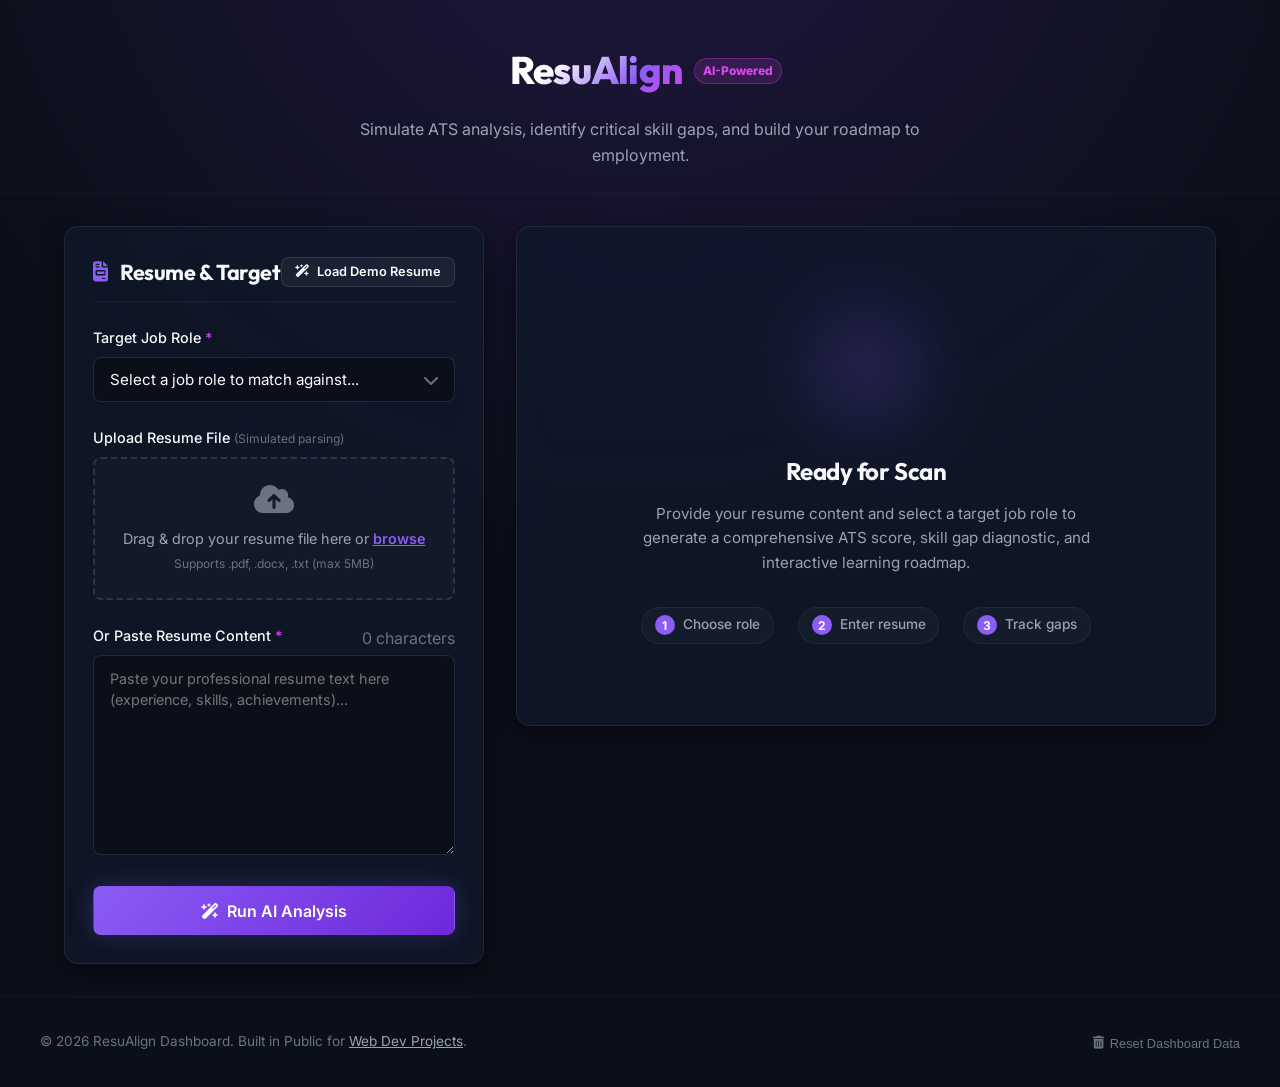
<file: Projects/AI Resume Analyzer & Skill Gap Tracker/index.html>
<!DOCTYPE html>
<html lang="en">
<head>
  <meta charset="UTF-8">
  <meta name="viewport" content="width=device-width, initial-scale=1.0">
  <title>AI Resume Analyzer & Skill Gap Tracker</title>
  <!-- Google Fonts: Outfit and Inter -->
  <link rel="preconnect" href="https://fonts.googleapis.com">
  <link rel="preconnect" href="https://fonts.gstatic.com" crossorigin>
  <link href="https://fonts.googleapis.com/css2?family=Inter:wght@300;400;500;600;700&family=Outfit:wght@400;500;600;700;800&display=swap" rel="stylesheet">
  <!-- FontAwesome Icons for Dashboard aesthetics -->
  <link rel="stylesheet" href="https://cdnjs.cloudflare.com/ajax/libs/font-awesome/6.4.0/css/all.min.css">
  <link rel="stylesheet" href="style.css">
</head>
<body>
  <div class="app-background"></div>
  
  <header class="app-header">
    <div class="header-container">
      <div class="logo">
        <i class="fa-solid fa-brain-circuit glow-icon"></i>
        <h1>Resu<span>Align</span></h1>
        <span class="badge">AI-Powered</span>
      </div>
      <p class="tagline">Simulate ATS analysis, identify critical skill gaps, and build your roadmap to employment.</p>
    </div>
  </header>

  <main class="main-container">
    <!-- INPUT SECTION -->
    <section class="section-card input-section" aria-labelledby="input-heading">
      <div class="card-header">
        <div class="header-title">
          <i class="fa-solid fa-file-invoice"></i>
          <h2 id="input-heading">Resume & Target</h2>
        </div>
        <button id="btn-load-demo" class="btn btn-secondary btn-sm" title="Load sample resume to test application">
          <i class="fa-solid fa-magic-wand-sparkles"></i> Load Demo Resume
        </button>
      </div>

      <div class="form-group">
        <label for="select-role">Target Job Role <span class="required">*</span></label>
        <div class="select-wrapper">
          <select id="select-role" required>
            <option value="" disabled selected>Select a job role to match against...</option>
            <option value="frontend">Frontend Engineer (HTML, CSS, JS, React, etc.)</option>
            <option value="backend">Backend Developer (Node.js, SQL, APIs, Docker, etc.)</option>
            <option value="fullstack">Fullstack Engineer (React, DB, System Design, Git)</option>
            <option value="data-science">Data Scientist (Python, ML, SQL, Pandas, stats)</option>
            <option value="mobile-developer">Mobile App Developer (React Native, Flutter, Swift)</option>
          </select>
          <i class="fa-solid fa-chevron-down select-arrow"></i>
        </div>
      </div>

      <div class="form-group">
        <label>Upload Resume File <span class="sub-label">(Simulated parsing)</span></label>
        <div id="drop-zone" class="drop-zone">
          <i class="fa-solid fa-cloud-arrow-up drop-icon"></i>
          <p class="drop-text">Drag & drop your resume file here or <span class="browse-link">browse</span></p>
          <span class="file-limits">Supports .pdf, .docx, .txt (max 5MB)</span>
          <input type="file" id="file-input" accept=".pdf,.docx,.txt" class="hidden-file-input">
        </div>
        <div id="file-status" class="file-status hidden">
          <i class="fa-solid fa-circle-check text-success"></i>
          <span id="file-name">resume.pdf</span>
          <button id="btn-remove-file" class="btn-icon" aria-label="Remove uploaded file"><i class="fa-solid fa-xmark"></i></button>
        </div>
      </div>

      <div class="form-group">
        <div class="label-row">
          <label for="resume-text">Or Paste Resume Content <span class="required">*</span></label>
          <span id="char-counter" class="text-muted">0 characters</span>
        </div>
        <textarea id="resume-text" placeholder="Paste your professional resume text here (experience, skills, achievements)..." required></textarea>
      </div>

      <button id="btn-analyze" class="btn btn-primary btn-full">
        <i class="fa-solid fa-wand-magic-sparkles"></i> Run AI Analysis
      </button>
    </section>

    <!-- CENTER AREA: STATE/SCANNER OR RESULTS OVERVIEW -->
    <div class="dynamic-workspace">
      <!-- EMPTY STATE -->
      <section id="workspace-empty" class="section-card empty-card" aria-label="Application guide">
        <div class="empty-state-content">
          <div class="illustration">
            <div class="circle-glow"></div>
            <i class="fa-solid fa-radar fa-spin-slow"></i>
          </div>
          <h3>Ready for Scan</h3>
          <p>Provide your resume content and select a target job role to generate a comprehensive ATS score, skill gap diagnostic, and interactive learning roadmap.</p>
          <div class="quick-steps">
            <div class="step"><span class="step-num">1</span> Choose role</div>
            <div class="step"><span class="step-num">2</span> Enter resume</div>
            <div class="step"><span class="step-num">3</span> Track gaps</div>
          </div>
        </div>
      </section>

      <!-- SCANNING LOADER -->
      <section id="workspace-loader" class="section-card loader-card hidden" aria-label="Analyzing resume">
        <div class="loader-content">
          <div class="scanner-ring">
            <div class="scanner-beam"></div>
            <div class="scanner-percent" id="scan-percentage">0%</div>
          </div>
          <h3 id="scan-status-title">Parsing Document Profile...</h3>
          <p id="scan-status-desc" class="text-muted">Extracting token sequences & headers</p>
          <div class="scan-logs">
            <div class="log-line active" id="log-1"><i class="fa-solid fa-check"></i> Initializing lexical scanner...</div>
            <div class="log-line" id="log-2"><i class="fa-solid fa-circle-notch fa-spin"></i> Extracting core skill metrics...</div>
            <div class="log-line" id="log-3"><i class="fa-solid fa-circle-notch fa-spin"></i> Aligning credentials with industry benchmarks...</div>
          </div>
        </div>
      </section>

      <!-- ANALYSIS RESULTS (GRID CONTAINER) -->
      <div id="workspace-results" class="results-grid hidden">
        <!-- SCORE DIAGNOSTICS CARD -->
        <section class="section-card score-card" aria-labelledby="score-heading">
          <h2 class="sr-only" id="score-heading">Match Score and Diagnostics</h2>
          <div class="score-radial-container">
            <svg class="radial-svg" viewBox="0 0 120 120">
              <circle class="radial-bg" cx="60" cy="60" r="50"></circle>
              <circle class="radial-progress" id="progress-indicator" cx="60" cy="60" r="50" style="stroke-dasharray: 314; stroke-dashoffset: 314;"></circle>
            </svg>
            <div class="score-overlay">
              <span class="score-val" id="score-val">0</span>
              <span class="score-lbl">ATS Rating</span>
            </div>
          </div>
          
          <div class="score-rating-badge" id="score-badge">Fair Match</div>
          
          <div class="quick-stats-grid">
            <div class="stat-item">
              <span class="stat-label">Keywords</span>
              <span class="stat-value text-accent" id="stat-keywords">0/0</span>
            </div>
            <div class="stat-item">
              <span class="stat-label">Readability</span>
              <span class="stat-value text-success" id="stat-readability">Good</span>
            </div>
            <div class="stat-item">
              <span class="stat-label">Sections</span>
              <span class="stat-value text-info" id="stat-sections">4/5</span>
            </div>
          </div>

          <div class="diagnostic-breakdown">
            <h4>Diagnostic Checklist</h4>
            <ul class="diagnostic-list">
              <li id="diag-contact"><i class="fa-solid fa-circle-check"></i> Contact Information Detected</li>
              <li id="diag-summary"><i class="fa-solid fa-circle-check"></i> Professional Summary</li>
              <li id="diag-experience"><i class="fa-solid fa-circle-check"></i> Work Experience Format</li>
              <li id="diag-formatting"><i class="fa-solid fa-circle-check"></i> Standard Fonts & Size Check</li>
            </ul>
          </div>
        </section>

        <!-- SKILL GAP TRACKER CARD -->
        <section class="section-card skill-tracker-card" aria-labelledby="skills-heading">
          <div class="card-header-tabs">
            <h2 id="skills-heading"><i class="fa-solid fa-graduation-cap"></i> Skill Tracker</h2>
            <div class="skills-filter-wrapper">
              <input type="text" id="skill-search" placeholder="Filter skills..." class="search-input">
              <i class="fa-solid fa-magnifying-glass search-icon"></i>
            </div>
          </div>

          <div class="tab-buttons">
            <button class="tab-btn active" data-tab="missing">Missing Gaps (<span id="count-missing">0</span>)</button>
            <button class="tab-btn" data-tab="matched">Matched Skills (<span id="count-matched">0</span>)</button>
            <button class="tab-btn" data-tab="all">All Requirements (<span id="count-all">0</span>)</button>
          </div>

          <div class="tab-panes">
            <!-- Dynamic skills content goes here -->
            <div id="skills-list" class="skills-list-container"></div>
          </div>
          
          <div class="roadmap-progress-footer">
            <div class="progress-bar-label">
              <span>Goal Roadmap Progress</span>
              <span id="roadmap-percent">0%</span>
            </div>
            <div class="progress-track">
              <div class="progress-fill" id="roadmap-progress-fill"></div>
            </div>
            <p class="progress-tip"><i class="fa-solid fa-lightbulb"></i> Check skills above as you learn them to update your score and fill your roadmap!</p>
          </div>
        </section>

        <!-- OPTIMIZER RECOMMENDATIONS CARD -->
        <section class="section-card recommendations-card" aria-labelledby="recommendations-heading">
          <div class="card-header">
            <div class="header-title">
              <i class="fa-solid fa-clipboard-list"></i>
              <h2 id="recommendations-heading">Resume Optimization Feedback</h2>
            </div>
            <button id="btn-export-report" class="btn btn-secondary btn-sm" title="Export this analysis report">
              <i class="fa-solid fa-file-pdf"></i> Export Report
            </button>
          </div>

          <div class="accordion-feedback">
            <div class="accordion-item active">
              <div class="accordion-trigger">
                <span><i class="fa-solid fa-triangle-exclamation text-warning"></i> Action Verbs & Power Words</span>
                <i class="fa-solid fa-chevron-up chevron"></i>
              </div>
              <div class="accordion-content">
                <p>Enhance description bullets. Avoid passive terms. Replace words like <em>"helped"</em>, <em>"worked on"</em>, or <em>"handled"</em> with action-oriented words:</p>
                <div class="tag-suggestions" id="suggested-verbs">
                  <!-- Dynamic action verbs -->
                </div>
              </div>
            </div>

            <div class="accordion-item">
              <div class="accordion-trigger">
                <span><i class="fa-solid fa-bolt text-accent"></i> Missing Critical Industry Keywords</span>
                <i class="fa-solid fa-chevron-down chevron"></i>
              </div>
              <div class="accordion-content">
                <p>These terms appear frequently in job specs for this role. Add them in context within your experience summaries:</p>
                <div class="tag-suggestions missing-tags" id="suggested-keywords">
                  <!-- Dynamic missing keywords -->
                </div>
              </div>
            </div>

            <div class="accordion-item">
              <div class="accordion-trigger">
                <span><i class="fa-solid fa-circle-info text-info"></i> Suggested Learning Resources</span>
                <i class="fa-solid fa-chevron-down chevron"></i>
              </div>
              <div class="accordion-content">
                <p>Free tutorials and guides to quickly close your top skill gaps:</p>
                <ul class="resources-list" id="suggested-resources">
                  <!-- Dynamic learning links -->
                </ul>
              </div>
            </div>
          </div>
        </section>
      </div>
    </div>
  </main>

  <footer class="app-footer">
    <div class="footer-container">
      <p>&copy; 2026 ResuAlign Dashboard. Built in Public for <a href="https://github.com/cu-sanjay/Web-Dev-Projects" target="_blank" rel="noopener noreferrer">Web Dev Projects</a>.</p>
      <div class="footer-links">
        <button id="btn-reset-storage" class="footer-btn"><i class="fa-solid fa-trash-can"></i> Reset Dashboard Data</button>
      </div>
    </div>
  </footer>

  <!-- Modal for Report Export -->
  <div id="export-modal" class="modal-overlay hidden">
    <div class="modal-card">
      <div class="modal-header">
        <h3>Resume Analysis Report</h3>
        <button id="btn-close-modal" class="btn-icon" aria-label="Close modal"><i class="fa-solid fa-xmark"></i></button>
      </div>
      <div class="modal-body" id="modal-report-body">
        <!-- Dynamic report content -->
      </div>
      <div class="modal-footer">
        <button id="btn-copy-report" class="btn btn-secondary"><i class="fa-solid fa-copy"></i> Copy to Clipboard</button>
        <button id="btn-print-report" class="btn btn-primary"><i class="fa-solid fa-print"></i> Print / Save PDF</button>
      </div>
    </div>
  </div>

  <script src="script.js"></script>
</body>
</html>
</file>
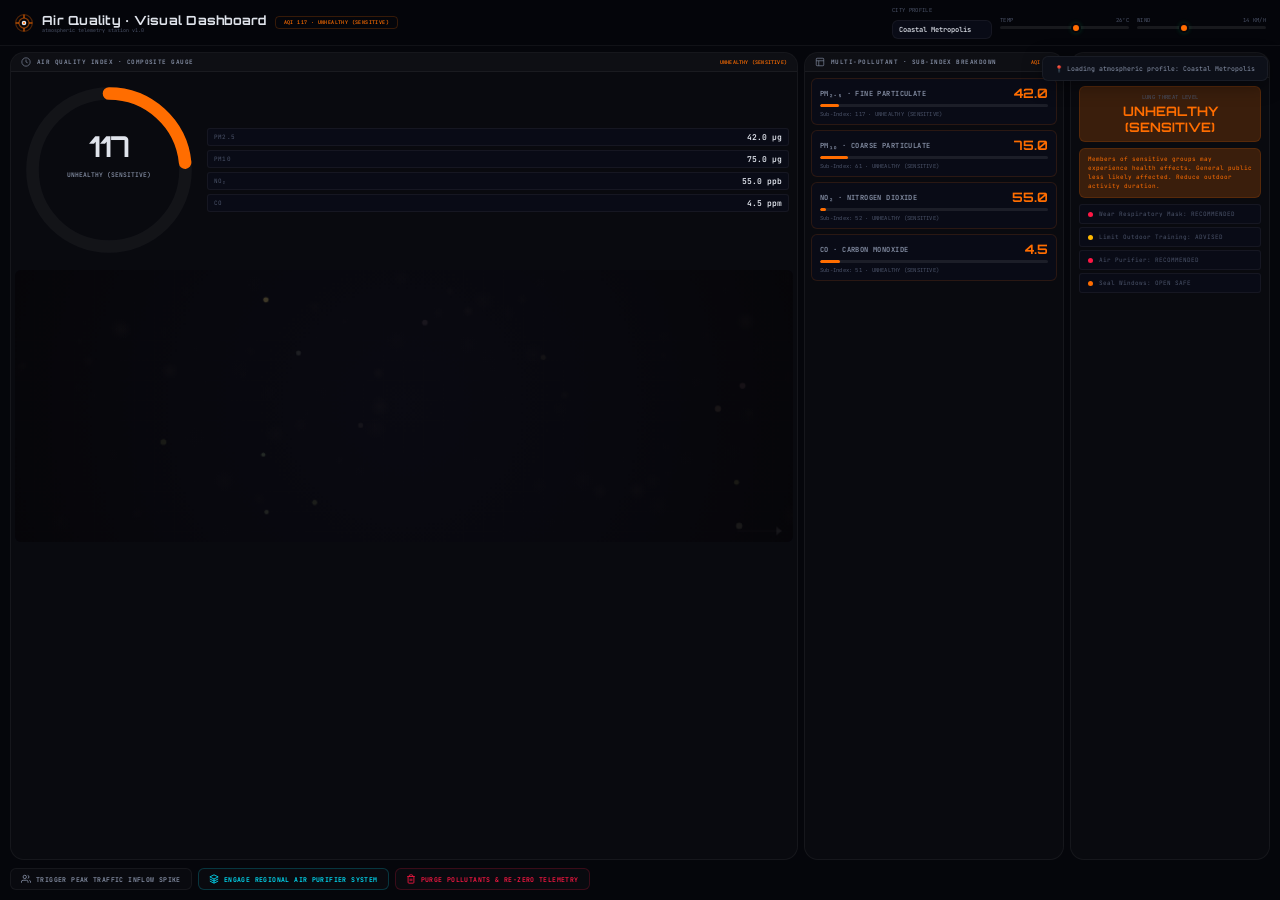
<file: Projects/Air Quality Dashboard/index.html>
<!DOCTYPE html>
<html lang="en">
<head>
  <meta charset="UTF-8">
  <meta name="viewport" content="width=device-width, initial-scale=1.0">
  <title>Air Quality · Visual Dashboard</title>
  <link rel="preconnect" href="https://fonts.googleapis.com">
  <link rel="preconnect" href="https://fonts.gstatic.com" crossorigin>
  <link href="https://fonts.googleapis.com/css2?family=Inter:wght@400;500;600;700;800;900&family=JetBrains+Mono:wght@400;500;600;700&family=Orbitron:wght@400;600;700;900&display=swap" rel="stylesheet">
  <link rel="stylesheet" href="style.css">
</head>
<body>

  <!-- TOP CONTROLS -->
  <header class="top-bar">
    <div class="top-brand">
      <svg class="brand-icon" viewBox="0 0 24 24" fill="none" stroke="currentColor" stroke-width="1.5">
        <circle cx="12" cy="12" r="10" stroke="var(--aq)" opacity="0.3"/>
        <circle cx="12" cy="12" r="6" stroke="var(--aq)" opacity="0.5"/>
        <circle cx="12" cy="12" r="2" fill="var(--aq)"/>
        <path d="M12 2v4M12 18v4M2 12h4M18 12h4" stroke="var(--aq)" stroke-width="1.2"/>
      </svg>
      <div>
        <h1 class="top-title">Air Quality · Visual Dashboard</h1>
        <span class="top-sub">atmospheric telemetry station v1.0</span>
      </div>
      <span class="top-badge" id="topBadge">AQI MONITOR</span>
    </div>
    <div class="top-controls">
      <div class="tc-group">
        <span class="tc-label">City Profile</span>
        <div class="select-wrap">
          <select id="selectCity">
            <option value="industrial">Industrial Complex</option>
            <option value="coastal" selected>Coastal Metropolis</option>
            <option value="alpine">Alpine Sanctuary</option>
            <option value="desert">Desert Hub</option>
          </select>
        </div>
      </div>
      <div class="tc-group">
        <span class="tc-label">Temp <span id="valTemp">26°C</span></span>
        <input type="range" class="ctrl-slider" id="sliderTemp" min="-10" max="50" step="1" value="26">
      </div>
      <div class="tc-group">
        <span class="tc-label">Wind <span id="valWind">14 km/h</span></span>
        <input type="range" class="ctrl-slider" id="sliderWind" min="0" max="40" step="1" value="14">
      </div>
    </div>
  </header>

  <main class="workspace">

    <!-- MAIN GRID -->
    <div class="main-grid">

      <!-- LEFT: AQI GAUGE + CANVAS -->
      <section class="gauge-section">
        <div class="panel-header">
          <svg viewBox="0 0 24 24" fill="none" stroke="currentColor" stroke-width="1.5" width="10" height="10"><circle cx="12" cy="12" r="10"/><path d="M12 6v6l4 2"/></svg>
          <span>Air Quality Index · Composite Gauge</span>
          <span class="panel-hint" id="gaugeHint">STABLE</span>
        </div>
        <div class="gauge-body">
          <div class="aqi-ring" id="aqiRing">
            <svg viewBox="0 0 200 200" width="180" height="180">
              <circle cx="100" cy="100" r="85" fill="none" stroke="rgba(255,255,255,0.04)" stroke-width="14"/>
              <circle cx="100" cy="100" r="85" fill="none" stroke="var(--aq)" stroke-width="14" stroke-linecap="round"
                stroke-dasharray="534" stroke-dashoffset="534" id="aqiArc" transform="rotate(-90 100 100)" style="transition:stroke-dashoffset 0.6s cubic-bezier(0.16,1,0.3,1),stroke 0.4s ease"/>
              <text x="100" y="86" text-anchor="middle" fill="var(--txt)" font-family="'Orbitron',monospace" font-size="32" font-weight="700" id="aqiText">42</text>
              <text x="100" y="108" text-anchor="middle" fill="var(--txt2)" font-family="'JetBrains Mono',monospace" font-size="7" font-weight="500" id="aqiLabel">GOOD</text>
            </svg>
          </div>
          <div class="gauge-meta">
            <div class="gm-row"><span class="gm-lbl">PM2.5</span><span class="gm-val" id="gmPM25">--</span></div>
            <div class="gm-row"><span class="gm-lbl">PM10</span><span class="gm-val" id="gmPM10">--</span></div>
            <div class="gm-row"><span class="gm-lbl">NO₂</span><span class="gm-val" id="gmNO2">--</span></div>
            <div class="gm-row"><span class="gm-lbl">CO</span><span class="gm-val" id="gmCO">--</span></div>
          </div>
        </div>
        <div class="canvas-wrap">
          <canvas id="smogCanvas"></canvas>
        </div>
      </section>

      <!-- RIGHT: POLLUTANT BREAKDOWNS -->
      <section class="pollutant-section">
        <div class="panel-header">
          <svg viewBox="0 0 24 24" fill="none" stroke="currentColor" stroke-width="1.5" width="10" height="10"><rect x="3" y="3" width="18" height="18" rx="2"/><path d="M3 9h18M9 21V9"/></svg>
          <span>Multi-Pollutant · Sub-Index Breakdown</span>
          <span class="panel-hint" id="pollHint">LIVE</span>
        </div>
        <div class="poll-body" id="pollBody">
          <!-- injected by script -->
        </div>
      </section>

      <!-- FAR RIGHT: HEALTH ADVISORY -->
      <aside class="health-section">
        <div class="panel-header">
          <svg viewBox="0 0 24 24" fill="none" stroke="currentColor" stroke-width="1.5" width="10" height="10"><path d="M22 12h-4l-3 9L9 3l-3 9H2"/></svg>
          <span>Clinical Health · Advisory Panel</span>
          <span class="panel-hint" id="healthHint">MONITORING</span>
        </div>
        <div class="health-body" id="healthBody">
          <!-- injected by script -->
        </div>
      </aside>

    </div>

    <!-- ACTIONS -->
    <footer class="action-bar">
      <button class="foot-btn" id="btnTraffic">
        <svg viewBox="0 0 24 24" fill="none" stroke="currentColor" stroke-width="2" width="10" height="10"><path d="M17 21v-2a4 4 0 00-4-4H5a4 4 0 00-4 4v2"/><circle cx="9" cy="7" r="4"/><path d="M23 21v-2a4 4 0 00-3-3.87"/><path d="M16 3.13a4 4 0 010 7.75"/></svg>
        Trigger Peak Traffic Inflow Spike
      </button>
      <button class="foot-btn foot-purify" id="btnPurifier">
        <svg viewBox="0 0 24 24" fill="none" stroke="currentColor" stroke-width="2" width="10" height="10"><path d="M12 2L2 7l10 5 10-5-10-5z"/><path d="M2 17l10 5 10-5M2 12l10 5 10-5"/><path d="M12 22V12"/></svg>
        Engage Regional Air Purifier System
      </button>
      <button class="foot-btn foot-critical" id="btnPurge">
        <svg viewBox="0 0 24 24" fill="none" stroke="currentColor" stroke-width="2" width="10" height="10"><polyline points="3 6 5 6 21 6"/><path d="M19 6v14a2 2 0 01-2 2H7a2 2 0 01-2-2V6"/><path d="M8 6V4a2 2 0 012-2h4a2 2 0 012 2v2"/><line x1="10" y1="11" x2="10" y2="17"/><line x1="14" y1="11" x2="14" y2="17"/></svg>
        Purge Pollutants &amp; Re-Zero Telemetry
      </button>
    </footer>

  </main>

  <div class="toast-container" id="toastContainer"></div>

  <script src="script.js"></script>
</body>
</html>
</file>
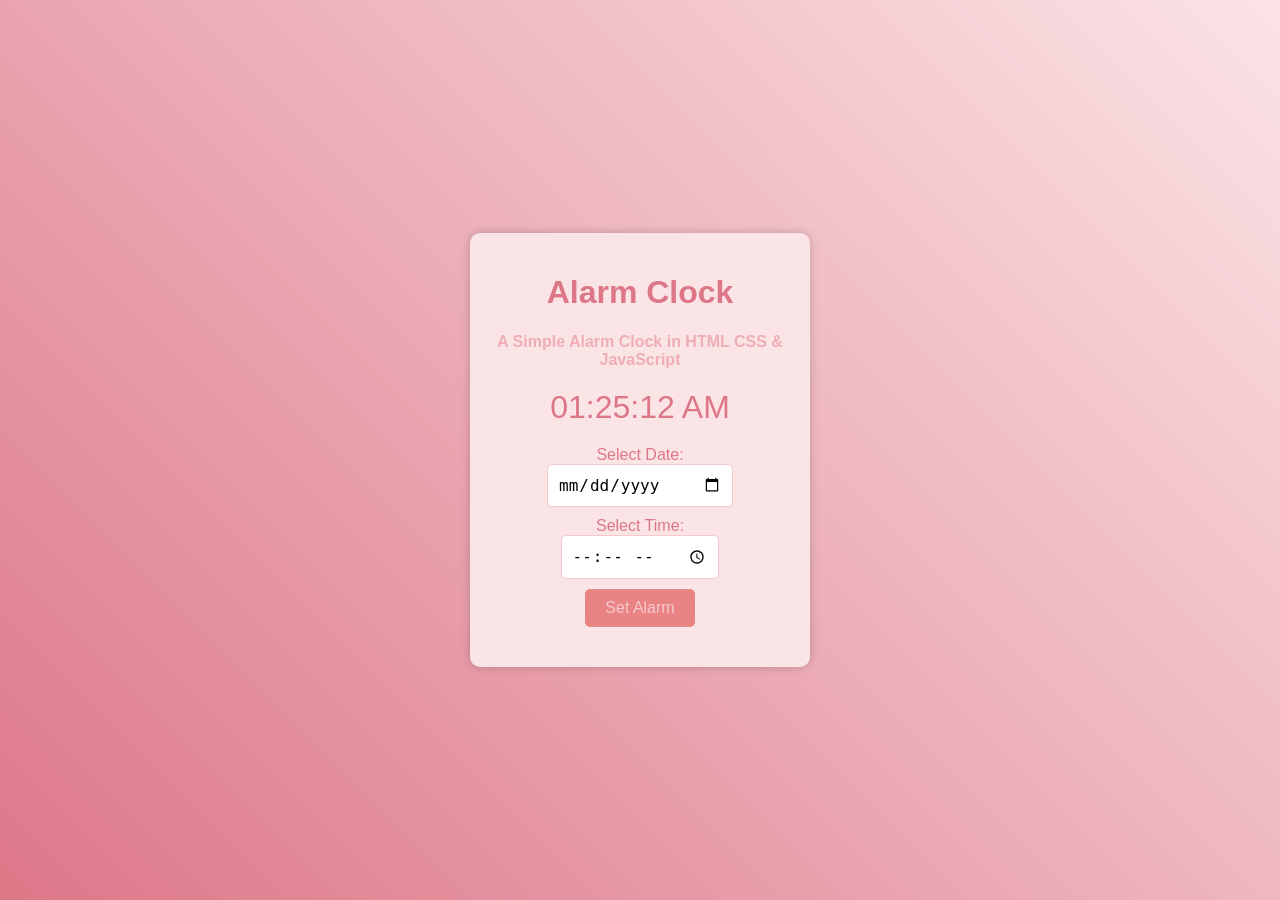
<file: Projects/Alarm App/index.html>
<!DOCTYPE html>
<html lang="en">

<head>
	<meta charset="UTF-8">
	<meta name="viewport"
		content="width=device-width, 
				initial-scale=1.0">
	<link rel="stylesheet" href="style.css">
	<title>Alarm App</title>
</head>

<body>
	<div class="clock">
		<h1>
			Alarm Clock
		</h1>
		<h3>
			A Simple Alarm Clock in
			HTML CSS & JavaScript
		</h3>
		<div class="time" id="time">
			00:00:00
		</div>
		<div class="input-row">
			<div class="input-field">
				<label for="alarmDate">
					Select Date:
				</label>
				<input type="date"
					id="alarmDate"
					class="alarm-input"
					min="">
			</div>
			<div class="input-field">
				<label for="alarmTime">
					Select Time:
				</label>
				<input type="time" id="alarmTime"
					class="alarm-input">
			</div>
			<button id="setAlarm">
				Set Alarm
			</button>
		</div>
		<div class="alarms" id="alarms">
		</div>
	</div>
	<script src="script.js"></script>
</body>

</html>
</file>
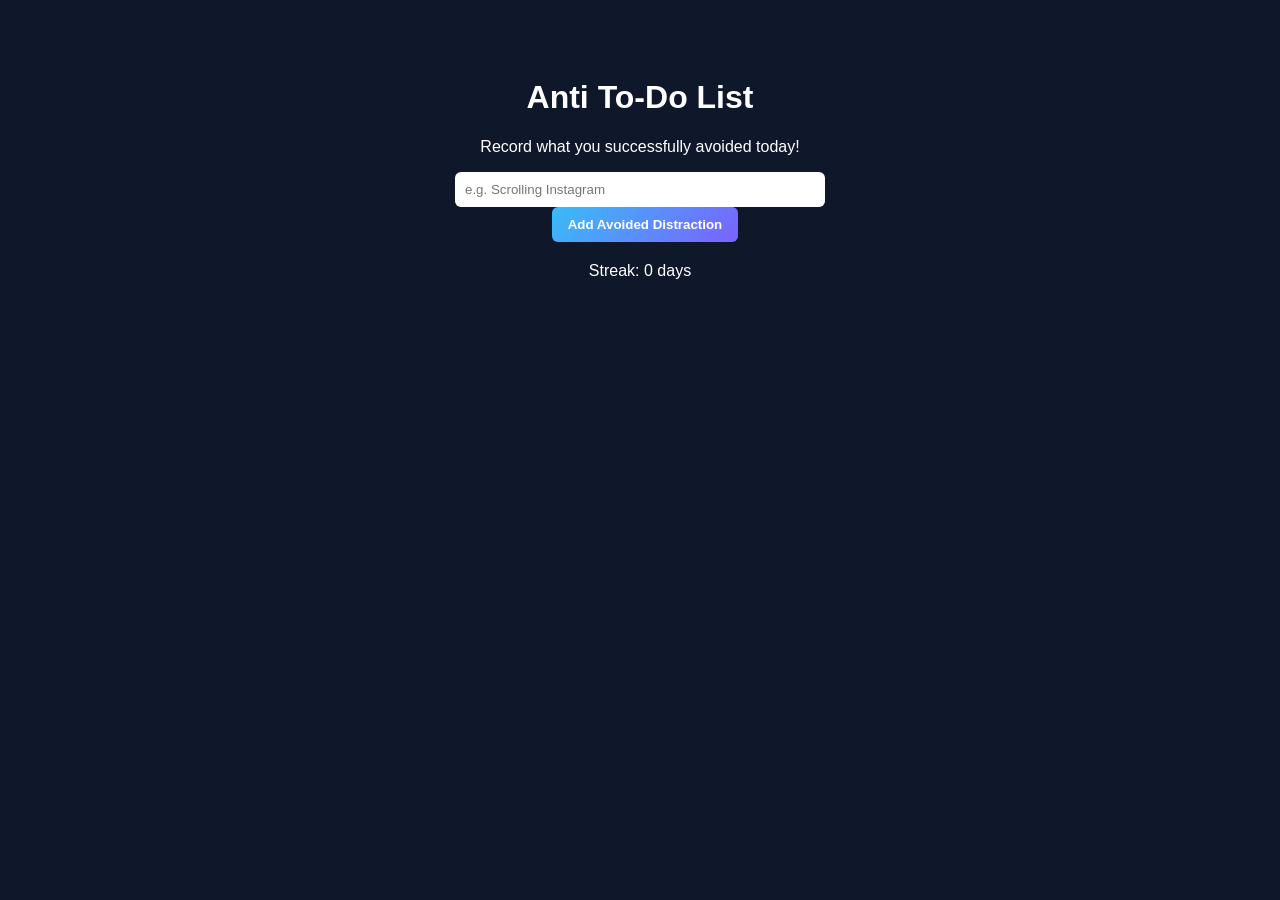
<file: Projects/Anti To Do List/index.html>
<!DOCTYPE html>
<html lang="en">
<head>
  <meta charset="UTF-8">
  <title>Anti To-Do List</title>
  <link rel="stylesheet" href="style.css">
</head>
<body>
  <div class="container">
    <h1>Anti To-Do List</h1>
    <p>Record what you successfully avoided today!</p>

    <input type="text" id="avoidInput" placeholder="e.g. Scrolling Instagram">
    <button id="addBtn">Add Avoided Distraction</button>

    <ul id="avoidList"></ul>

    <p id="streak">Streak: 0 days</p>
  </div>
  <script src="script.js"></script>
</body>
</html>
</file>
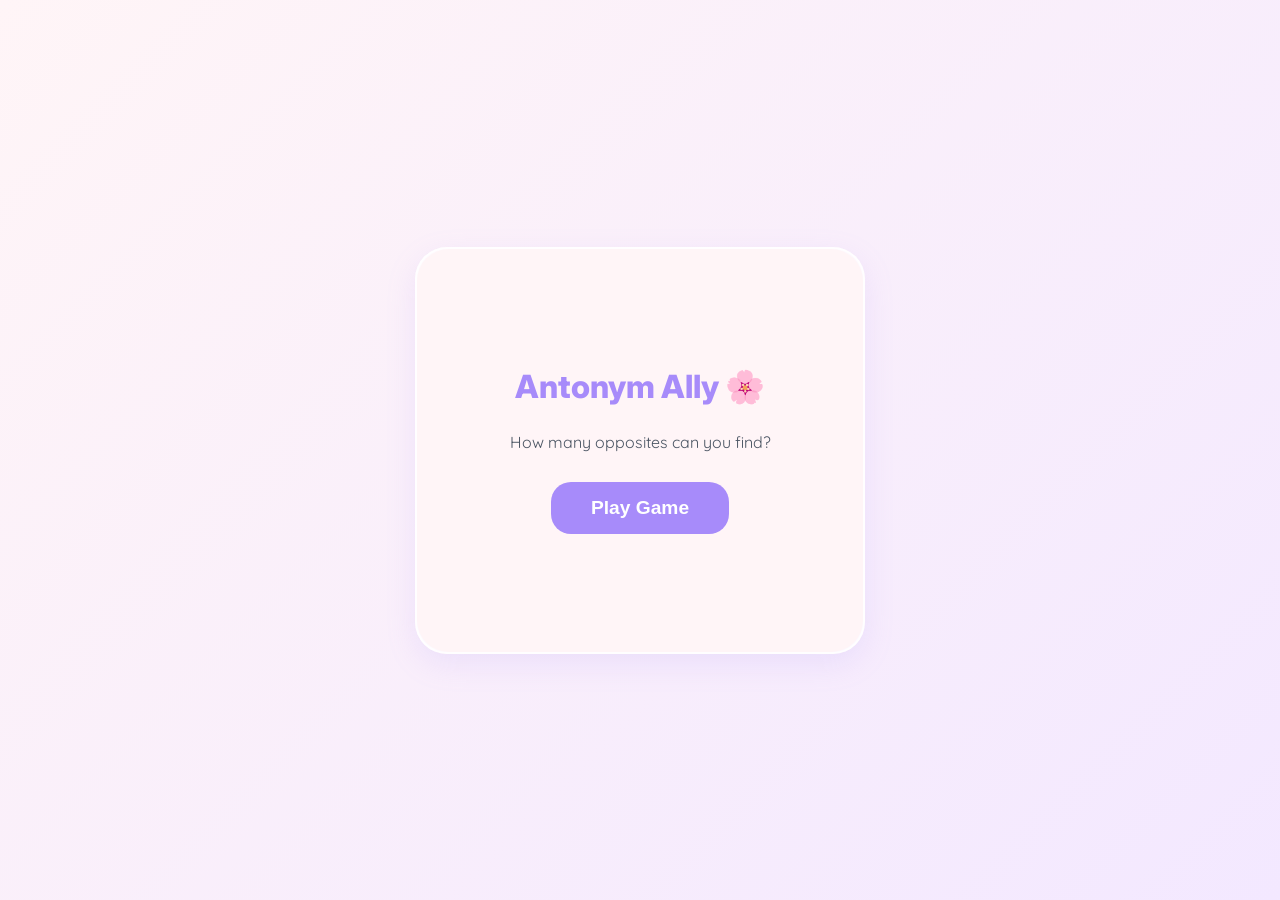
<file: Projects/Antonym Game/index.html>
<!DOCTYPE html>
<html lang="en">
<head>
    <meta charset="UTF-8">
    <meta name="viewport" content="width=device-width, initial-scale=1.0">
    <title>Antonym Ally — The Opposite Game</title>
    <link rel="stylesheet" href="style.css">
</head>
<body>

<div class="container">
    <div class="glass-card">
        <!-- Start/Game Over Overlay -->
        <div id="screen-overlay" class="overlay">
            <h1 id="overlay-title">Antonym Ally 🌸</h1>
            <p id="overlay-desc" style="margin-bottom: 30px;">How many opposites can you find?</p>
            <button class="btn-start" onclick="startGame()">Play Game</button>
        </div>

        <div class="stats">
            <div>Score: <span id="score">0</span></div>
            <div>Streak: <span id="streak">0</span> 🔥</div>
        </div>

        <div class="timer-bar"><div id="timer" class="timer-fill"></div></div>

        <div class="word-display" id="current-word">READY?</div>
        <div class="prompt">What is the opposite of this word?</div>

        <div class="options-grid" id="options-container">
            <button class="option-btn">Option 1</button>
            <button class="option-btn">Option 2</button>
            <button class="option-btn">Option 3</button>
            <button class="option-btn">Option 4</button>
        </div>
    </div>
</div>
<script src = "script.js"></script>
</body>
</html>
</file>
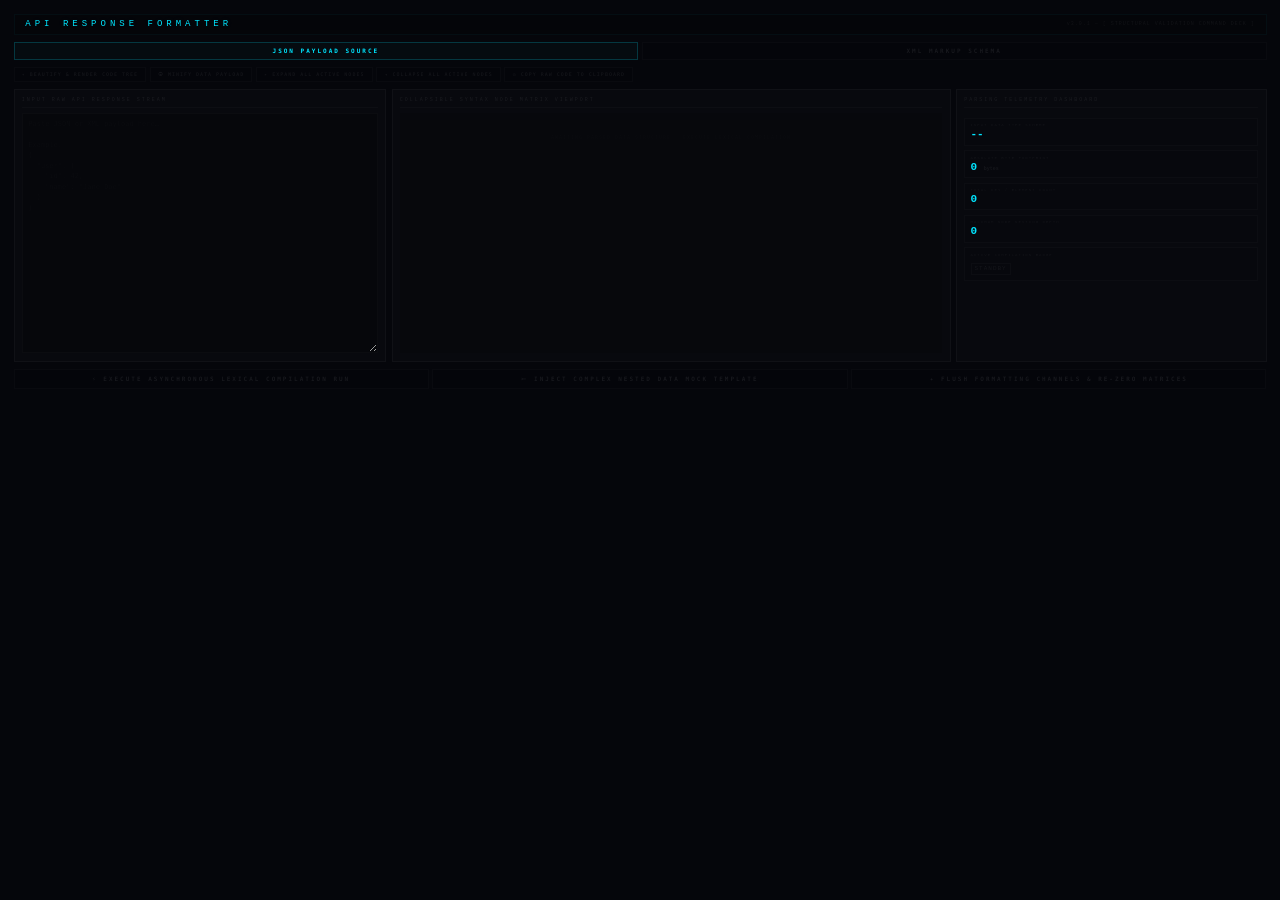
<file: Projects/API Response Formatter/index.html>
<!DOCTYPE html>
<html lang="en">
<head>
<meta charset="UTF-8">
<meta name="viewport" content="width=device-width, initial-scale=1.0">
<title>API Response Formatter</title>
<link rel="stylesheet" href="style.css">
</head>
<body>

<div class="app-container">

  <!-- ─── TITLE BAR ─── -->
  <div class="title-bar">
    <span class="title-label">API RESPONSE FORMATTER</span>
    <span class="title-version">v3.0.1 — [ STRUCTURAL VALIDATION COMMAND DECK ]</span>
  </div>

  <!-- ─── FORMAT RIBBON ─── -->
  <div class="format-ribbon">
    <button class="format-btn active" data-format="json">JSON PAYLOAD SOURCE</button>
    <button class="format-btn" data-format="xml">XML MARKUP SCHEMA</button>
  </div>

  <!-- ─── ACTION BAR ─── -->
  <div class="action-bar">
    <button class="action-btn" id="btnBeautify">✦ BEAUTIFY &amp; RENDER CODE TREE</button>
    <button class="action-btn" id="btnMinify">⦿ MINIFY DATA PAYLOAD</button>
    <button class="action-btn" id="btnExpand">▸ EXPAND ALL ACTIVE NODES</button>
    <button class="action-btn" id="btnCollapse">◂ COLLAPSE ALL ACTIVE NODES</button>
    <button class="action-btn" id="btnCopy">◎ COPY RAW CODE TO CLIPBOARD</button>
  </div>

  <!-- ─── MAIN GRID ─── -->
  <div class="main-grid">

    <!-- LEFT: INPUT TEXTAREA -->
    <div class="input-panel">
      <div class="panel-header">INPUT RAW API RESPONSE STREAM</div>
      <textarea class="input-area" id="inputArea" spellcheck="false" placeholder='Paste JSON or XML payload here…&#10;&#10;Example:&#10;{&#10;  "user": {&#10;    "id": 42,&#10;    "name": "Jane Doe"&#10;  }&#10;}'></textarea>
    </div>

    <!-- CENTER: SYNTAX VIEWPORT -->
    <div class="viewport-panel">
      <div class="panel-header">COLLAPSIBLE SYNTAX NODE MATRIX VIEWPORT</div>
      <div class="viewport-content" id="viewportContent">
        <div class="viewport-placeholder">AWAITING PARSED DATA STRUCTURE — EXECUTE LEXICAL COMPILATION</div>
      </div>
    </div>

    <!-- RIGHT: TELEMETRY -->
    <div class="telemetry-panel">
      <div class="panel-header">PARSING TELEMETRY DASHBOARD</div>

      <div class="tele-card">
        <div class="tele-label">INPUT DATA TYPE SCHEME</div>
        <div class="tele-val" id="tType">--</div>
      </div>
      <div class="tele-card">
        <div class="tele-label">ABSOLUTE BYTE FOOTPRINT</div>
        <div class="tele-val" id="tBytes">-- <span class="tele-unit">bytes</span></div>
      </div>
      <div class="tele-card">
        <div class="tele-label">TOTAL KEY / ELEMENT COUNT</div>
        <div class="tele-val" id="tKeys">--</div>
      </div>
      <div class="tele-card">
        <div class="tele-label">MAXIMUM NODE NESTING DEPTH</div>
        <div class="tele-val" id="tDepth">--</div>
      </div>
      <div class="tele-card">
        <div class="tele-label">ACTIVE COMPILATION BADGE</div>
        <div class="tele-badge" id="tBadge">STANDBY</div>
      </div>
    </div>

  </div>

  <!-- ─── ADMIN FOOTER ─── -->
  <div class="admin-footer">
    <button class="admin-btn execute" id="btnExecute">⚡ EXECUTE ASYNCHRONOUS LEXICAL COMPILATION RUN</button>
    <button class="admin-btn inject" id="btnInject">⤚ INJECT COMPLEX NESTED DATA MOCK TEMPLATE</button>
    <button class="admin-btn flush" id="btnFlush">✦ FLUSH FORMATTING CHANNELS &amp; RE-ZERO MATRICES</button>
  </div>

</div>

<script src="script.js"></script>
</body>
</html>
</file>
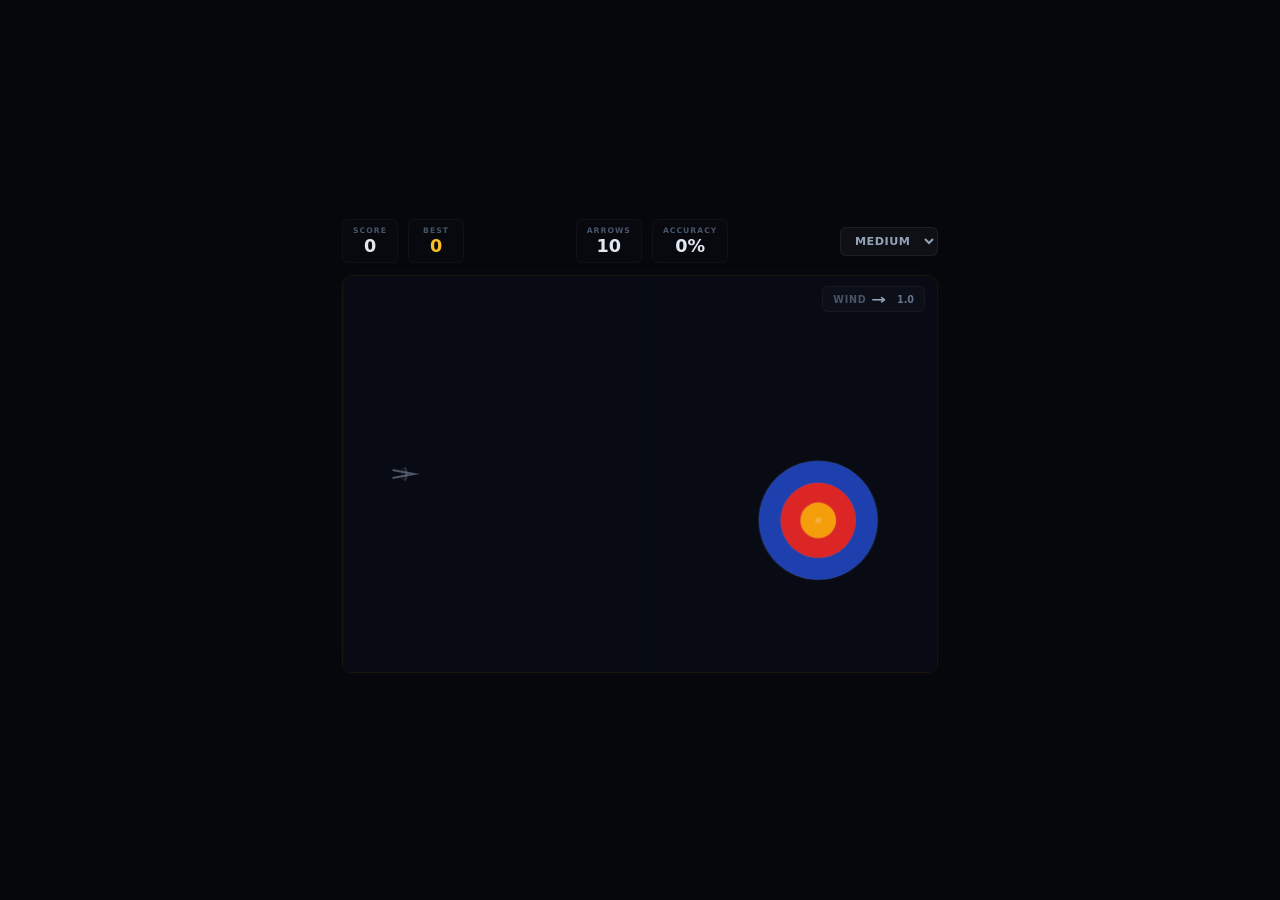
<file: Projects/Archery Game/index.html>
<!DOCTYPE html>
<html lang="en">
<head>
  <meta charset="UTF-8">
  <meta name="viewport" content="width=device-width, initial-scale=1.0, user-scalable=no">
  <title>Archery Game</title>
  <link rel="stylesheet" href="style.css">
</head>
<body>
  <div class="app">
    <header class="hud">
      <div class="hud-group">
        <div class="hud-item">
          <span class="hud-lbl">Score</span>
          <span class="hud-val" id="scoreVal">0</span>
        </div>
        <div class="hud-item">
          <span class="hud-lbl">Best</span>
          <span class="hud-val accent" id="bestVal">0</span>
        </div>
      </div>
      <div class="hud-group">
        <div class="hud-item">
          <span class="hud-lbl">Arrows</span>
          <span class="hud-val" id="arrowVal">10</span>
        </div>
        <div class="hud-item">
          <span class="hud-lbl">Accuracy</span>
          <span class="hud-val" id="accVal">0%</span>
        </div>
      </div>
      <select class="diff-select" id="diffSelect">
        <option value="easy">Easy</option>
        <option value="medium" selected>Medium</option>
        <option value="hard">Hard</option>
      </select>
    </header>

    <div class="canvas-wrap">
      <canvas id="gameCanvas" width="600" height="400"></canvas>
      <div class="wind-indicator" id="windIndicator">
        <span class="wind-lbl">WIND</span>
        <span class="wind-arrow" id="windArrow">→</span>
        <span class="wind-val" id="windVal">0.0</span>
      </div>
    </div>

    <div class="overlay" id="overlay">
      <div class="modal" id="modal">
        <h2 class="modal-title" id="modalTitle">Game Over</h2>
        <div class="modal-stats">
          <div class="ms-row"><span>Final Score</span><span id="finalScore">0</span></div>
          <div class="ms-row"><span>Arrows Shot</span><span id="finalShots">0</span></div>
          <div class="ms-row"><span>Hits</span><span id="finalHits">0</span></div>
          <div class="ms-row"><span>Accuracy</span><span id="finalAcc">0%</span></div>
          <div class="ms-row"><span>Best Score</span><span id="finalBest">0</span></div>
        </div>
        <button class="modal-btn" id="resetBtn">Play Again</button>
      </div>
    </div>
  </div>

  <script src="script.js"></script>
</body>
</html>
</file>
<file: Projects/Age Calculator/style.css>
:root {
    --bg-workspace: #0f172a;      
    --card-bg: #1e293b;           
    --input-bg: #0f172a;           
    --text-primary: #f8fafc;       
    --text-muted: #94a3b8;         
    --accent-indigo: #6366f1;      
    --accent-hover: #4f46e5;       
    --neon-cyan: #2dfde2;         
    --border-color: #334155;      
    --error-red: #ef4444;         
}

* {
    box-sizing: border-box;
    margin: 0;
    padding: 0;
    font-family: -apple-system, BlinkMacSystemFont, 'Segoe UI', Roboto, sans-serif;
}

body {
    background-color: var(--bg-workspace);
    color: var(--text-primary);
    display: flex;
    justify-content: center;
    align-items: center;
    min-height: 100vh;
    padding: 1.5rem;
}

.calculator-card {
    background-color: var(--card-bg);
    border: 1px solid var(--border-color);
    width: 100%;
    max-width: 500px;
    border-radius: 16px;
    padding: 2.25rem 2rem;
    box-shadow: 0 25px 50px -12px rgba(0, 0, 0, 0.4);
    display: flex;
    flex-direction: column;
    gap: 1.75rem;
}

.card-header h2 {
    font-size: 1.75rem;
    font-weight: 700;
    margin-bottom: 0.35rem;
}

.card-header p {
    color: var(--text-muted);
    font-size: 0.9rem;
}

/* Input Row Formatting */
.input-block {
    display: flex;
    flex-direction: column;
    gap: 0.6rem;
}

.input-block label {
    font-size: 0.85rem;
    font-weight: 600;
    color: var(--text-muted);
    text-transform: uppercase;
    letter-spacing: 0.5px;
}

.input-row {
    display: flex;
    gap: 0.75rem;
}

input[type="date"] {
    flex: 1;
    background-color: var(--input-bg);
    border: 1px solid var(--border-color);
    color: var(--text-primary);
    padding: 0.75rem 1rem;
    border-radius: 8px;
    font-size: 1rem;
    outline: none;
    transition: border-color 0.2s;
}

input[type="date"]:focus {
    border-color: var(--accent-indigo);
}

button {
    background-color: var(--accent-indigo);
    color: white;
    border: none;
    padding: 0.75rem 1.25rem;
    font-size: 0.95rem;
    font-weight: 600;
    border-radius: 8px;
    cursor: pointer;
    transition: background-color 0.2s;
    white-space: nowrap;
}

button:hover {
    background-color: var(--accent-hover);
}

.error-msg {
    color: var(--error-red);
    font-size: 0.85rem;
    font-weight: 500;
}

/* Primary Matrix Displays */
.results-dashboard {
    display: flex;
    flex-direction: column;
    gap: 1.5rem;
    animation: fadeIn 0.4s ease-out;
}

@keyframes fadeIn {
    from { opacity: 0; transform: translateY(10px); }
    to { opacity: 1; transform: translateY(0); }
}

.primary-metrics {
    display: grid;
    grid-template-columns: repeat(3, 1fr);
    gap: 1rem;
}

.metric-box {
    background-color: rgba(15, 23, 42, 0.4);
    border: 1px solid var(--border-color);
    padding: 1.25rem 0.5rem;
    border-radius: 10px;
    text-align: center;
    display: flex;
    flex-direction: column;
    gap: 0.25rem;
}

.metric-value {
    font-size: 2.25rem;
    font-weight: 700;
    color: var(--neon-cyan);
    font-family: ui-monospace, SFMono-Regular, Menlo, Monaco, monospace;
}

.metric-label {
    font-size: 0.8rem;
    font-weight: 600;
    color: var(--text-muted);
    text-transform: uppercase;
}

/* Next Birthday Banner section */
.birthday-countdown-banner {
    background: linear-gradient(135deg, rgba(99, 102, 241, 0.1), rgba(45, 253, 226, 0.05));
    border: 1px solid rgba(99, 102, 241, 0.2);
    padding: 1rem 1.25rem;
    border-radius: 10px;
}

.birthday-countdown-banner h3 {
    font-size: 0.9rem;
    color: var(--text-primary);
    margin-bottom: 0.35rem;
}

.countdown-digits {
    font-size: 1.05rem;
    font-weight: 600;
    color: var(--text-muted);
}

.countdown-digits span {
    color: var(--text-primary);
    font-weight: 700;
}

/* Secondary Detailed Grid System */
.lifetime-stats h3 {
    font-size: 0.9rem;
    color: var(--text-muted);
    text-transform: uppercase;
    letter-spacing: 0.5px;
    margin-bottom: 0.75rem;
    border-bottom: 1px solid var(--border-color);
    padding-bottom: 0.5rem;
}

.stats-grid {
    display: grid;
    grid-template-columns: repeat(2, 1fr);
    gap: 0.75rem;
}

.stat-item {
    display: flex;
    flex-direction: column;
    gap: 0.15rem;
    background-color: rgba(15, 23, 42, 0.2);
    padding: 0.75rem 1rem;
    border-radius: 8px;
    border: 1px solid rgba(51, 65, 85, 0.5);
}

.stat-label {
    font-size: 0.75rem;
    color: var(--text-muted);
}

.stat-value {
    font-size: 1.1rem;
    font-weight: 700;
    color: var(--text-primary);
}
</file>
<file: Projects/AI Career Advisor Dashboard/style.css>
/* PathAdvisor Style System - AI Career Advisor Dashboard */
:root {
  --font-sans: 'Inter', sans-serif;
  --font-display: 'Outfit', sans-serif;

  /* Theme Palette (Deep tech dark with glowing azure & fuchsia accents) */
  --bg-color: #04060b;
  --bg-glow: radial-gradient(circle at 50% -10%, rgba(14, 165, 233, 0.15) 0%, rgba(0, 0, 0, 0) 60%),
              radial-gradient(circle at 90% 80%, rgba(236, 72, 153, 0.08) 0%, rgba(0, 0, 0, 0) 50%);
  --card-bg: rgba(15, 23, 42, 0.75);
  --card-border: rgba(255, 255, 255, 0.05);
  --card-border-hover: rgba(14, 165, 233, 0.35);

  --text-primary: #f8fafc;
  --text-secondary: #94a3b8;
  --text-muted: #475569;

  --clr-accent: #0ea5e9; /* Sky Blue/Teal */
  --clr-accent-rgb: 14, 165, 233;
  --clr-secondary: #ec4899; /* Hot Pink */
  --clr-secondary-rgb: 236, 72, 153;

  --clr-success: #10b981;
  --clr-warning: #f59e0b;
  --clr-danger: #ef4444;
  --clr-info: #06b6d4;

  --shadow-sm: 0 2px 8px rgba(0, 0, 0, 0.4);
  --shadow-md: 0 8px 22px rgba(0, 0, 0, 0.6);
  --shadow-lg: 0 16px 36px rgba(0, 0, 0, 0.7);
  --shadow-glow: 0 0 20px rgba(14, 165, 233, 0.18);

  --radius-sm: 8px;
  --radius-md: 12px;
  --radius-lg: 18px;
  --transition: all 0.28s cubic-bezier(0.4, 0, 0.2, 1);
}

/* Reset Setup */
* {
  margin: 0;
  padding: 0;
  box-sizing: border-box;
}

body {
  background-color: var(--bg-color);
  background-image: var(--bg-glow);
  background-attachment: fixed;
  color: var(--text-primary);
  font-family: var(--font-sans);
  min-height: 100vh;
  display: flex;
  flex-direction: column;
  overflow-x: hidden;
}

/* Scrollbar customizations */
::-webkit-scrollbar {
  width: 6px;
  height: 6px;
}
::-webkit-scrollbar-track {
  background: var(--bg-color);
}
::-webkit-scrollbar-thumb {
  background: rgba(255, 255, 255, 0.08);
  border-radius: 4px;
}
::-webkit-scrollbar-thumb:hover {
  background: var(--clr-accent);
}

/* Helpers */
.hidden { display: none !important; }
.text-muted { color: var(--text-muted); }
.text-secondary { color: var(--text-secondary); }
.text-accent { color: var(--clr-secondary); }
.text-success { color: var(--clr-success); }
.text-sm { font-size: 0.85rem; }
.text-xs { font-size: 0.75rem; }
.mt-1 { margin-top: 1rem; }
.mb-1 { margin-bottom: 1rem; }
.font-bold { font-weight: 700; }
.font-mono { font-family: monospace; }
.text-center { text-align: center; }
.py-2 { padding-top: 2rem; padding-bottom: 2rem; }

/* Header Branding styles */
.app-header {
  padding: 1.5rem 2rem;
  border-bottom: 1px solid rgba(255, 255, 255, 0.03);
  position: relative;
  z-index: 10;
}

.header-container {
  max-width: 1350px;
  margin: 0 auto;
  display: flex;
  justify-content: space-between;
  align-items: center;
}

.logo {
  display: flex;
  align-items: center;
  gap: 0.65rem;
}

.logo i {
  font-size: 1.7rem;
  color: var(--clr-accent);
}

.logo h1 {
  font-family: var(--font-display);
  font-size: 1.8rem;
  font-weight: 800;
  background: linear-gradient(135deg, #fff 40%, var(--clr-accent) 100%);
  -webkit-background-clip: text;
  -webkit-text-fill-color: transparent;
}

.logo span {
  font-weight: 800;
}

.badge {
  font-size: 0.65rem;
  font-weight: 600;
  padding: 0.15rem 0.45rem;
  background: rgba(14, 165, 233, 0.12);
  border: 1px solid rgba(14, 165, 233, 0.25);
  color: var(--clr-accent);
  border-radius: 20px;
  margin-left: 0.5rem;
  vertical-align: middle;
}

.streak-badge {
  font-size: 0.85rem;
  background: rgba(245, 158, 11, 0.08);
  border: 1px solid rgba(245, 158, 11, 0.15);
  border-radius: 20px;
  padding: 0.3rem 0.85rem;
  display: inline-flex;
  align-items: center;
  gap: 0.35rem;
}

/* Three Column Dashboard Layout */
.main-container {
  flex: 1;
  width: 100%;
  max-width: 1350px;
  margin: 1.5rem auto;
  padding: 0 1.5rem;
  display: grid;
  grid-template-columns: 340px 1fr 380px;
  gap: 1.5rem;
  align-items: start;
}

/* Section Card Foundations */
.section-card {
  background: var(--card-bg);
  backdrop-filter: blur(12px) saturate(180%);
  -webkit-backdrop-filter: blur(12px) saturate(180%);
  border: 1px solid var(--card-border);
  border-radius: var(--radius-md);
  padding: 1.25rem;
  box-shadow: var(--shadow-md);
  transition: var(--transition);
}

.section-card:hover {
  border-color: rgba(255, 255, 255, 0.08);
}

.section-card h3 {
  font-family: var(--font-display);
  font-size: 1.15rem;
  font-weight: 700;
  color: #fff;
}

.card-header-row {
  display: flex;
  justify-content: space-between;
  align-items: center;
  border-bottom: 1px solid rgba(255, 255, 255, 0.04);
  padding-bottom: 0.5rem;
  margin-bottom: 0.75rem;
}

.card-header-row h3 {
  border-bottom: none;
  padding-bottom: 0;
  margin-bottom: 0;
}

/* Forms layout */
.form-group {
  margin-bottom: 1.25rem;
}

.form-group label {
  display: block;
  font-size: 0.85rem;
  font-weight: 600;
  margin-bottom: 0.45rem;
  color: var(--text-primary);
}

.label-row {
  display: flex;
  justify-content: space-between;
  align-items: center;
  margin-bottom: 0.45rem;
}

.label-row label {
  margin-bottom: 0;
}

.slider-val {
  font-size: 0.8rem;
  font-weight: 700;
  font-family: monospace;
}

/* Custom range inputs sliders */
.slider-input {
  width: 100%;
  height: 6px;
  border-radius: 4px;
  background: rgba(255, 255, 255, 0.05);
  outline: none;
  appearance: none;
  cursor: pointer;
}

.slider-input::-webkit-slider-thumb {
  appearance: none;
  width: 16px;
  height: 16px;
  border-radius: 50%;
  background: var(--clr-accent);
  box-shadow: 0 0 8px var(--clr-accent);
  transition: var(--transition);
}

.slider-input::-webkit-slider-thumb:hover {
  transform: scale(1.25);
  background: var(--clr-secondary);
  box-shadow: 0 0 10px var(--clr-secondary);
}

/* Textarea inputs */
textarea {
  width: 100%;
  height: 120px;
  padding: 0.7rem 0.95rem;
  border: 1px solid rgba(255, 255, 255, 0.08);
  border-radius: var(--radius-sm);
  background: rgba(5, 7, 14, 0.85);
  color: var(--text-primary);
  font-family: var(--font-sans);
  font-size: 0.9rem;
  line-height: 1.5;
  resize: vertical;
  transition: var(--transition);
}

textarea:focus {
  border-color: var(--clr-accent);
  box-shadow: 0 0 10px rgba(14, 165, 233, 0.15);
}

/* Buttons */
.btn {
  font-family: var(--font-sans);
  font-weight: 600;
  border-radius: var(--radius-sm);
  padding: 0.65rem 1.25rem;
  border: 1px solid transparent;
  cursor: pointer;
  display: inline-flex;
  align-items: center;
  justify-content: center;
  gap: 0.5rem;
  transition: var(--transition);
}

.btn-sm {
  padding: 0.4rem 0.85rem;
  font-size: 0.8rem;
}

.btn-primary {
  background: linear-gradient(135deg, var(--clr-accent) 0%, #0284c7 100%);
  color: #fff;
  box-shadow: var(--shadow-glow);
}

.btn-primary:hover {
  filter: brightness(1.1);
  transform: translateY(-1px);
}

.btn-secondary {
  background: rgba(255, 255, 255, 0.03);
  border: 1px solid rgba(255, 255, 255, 0.08);
  color: var(--text-primary);
}

.btn-secondary:hover {
  background: rgba(255, 255, 255, 0.08);
  border-color: rgba(255, 255, 255, 0.15);
}

.btn-full {
  width: 100%;
}

.footer-btn {
  background: transparent;
  border: none;
  color: var(--text-muted);
  font-size: 0.75rem;
  cursor: pointer;
  display: inline-flex;
  align-items: center;
  gap: 0.25rem;
  transition: var(--transition);
  margin-top: 1rem;
}

.footer-btn:hover {
  color: var(--clr-danger);
}

/* Middle matches column grids */
.matches-column {
  display: flex;
  flex-direction: column;
  gap: 1.25rem;
}

.matches-header {
  display: flex;
  justify-content: space-between;
  align-items: center;
  padding-bottom: 0.25rem;
}

.matches-header h2 {
  font-family: var(--font-display);
  font-size: 1.35rem;
  font-weight: 700;
  color: #fff;
}

.results-lbl {
  font-size: 0.8rem;
  color: var(--text-secondary);
}

.matches-grid {
  display: grid;
  grid-template-columns: 1fr;
  gap: 1.25rem;
  min-height: 400px;
}

/* Matching Card block styles */
.match-card {
  background: var(--card-bg);
  border: 1px solid var(--card-border);
  border-radius: var(--radius-md);
  padding: 1.25rem;
  display: flex;
  flex-direction: column;
  gap: 0.75rem;
  transition: var(--transition);
}

.match-card:hover {
  border-color: var(--card-border-hover);
  transform: translateY(-2px);
  box-shadow: var(--shadow-md);
}

.match-card.active {
  border-color: var(--clr-accent);
  background: rgba(14, 165, 233, 0.04);
  box-shadow: var(--shadow-glow);
}

.match-card-header {
  display: flex;
  justify-content: space-between;
  align-items: flex-start;
  gap: 0.75rem;
}

.match-card-header h4 {
  font-size: 1.05rem;
  font-weight: 700;
  color: #fff;
}

.match-score-badge {
  font-family: var(--font-display);
  font-size: 0.8rem;
  font-weight: 800;
  padding: 0.2rem 0.65rem;
  border-radius: 20px;
  background: rgba(14, 165, 233, 0.15);
  color: var(--clr-accent);
  border: 1px solid rgba(14, 165, 233, 0.25);
  flex-shrink: 0;
}

.match-score-badge.strong {
  background: rgba(16, 185, 129, 0.15);
  color: var(--clr-success);
  border-color: rgba(16, 185, 129, 0.25);
}

.match-score-badge.fair {
  background: rgba(245, 158, 11, 0.15);
  color: var(--clr-warning);
  border-color: rgba(245, 158, 11, 0.25);
}

.match-card-desc {
  font-size: 0.85rem;
  color: var(--text-secondary);
  line-height: 1.5;
}

.match-card-footer {
  display: flex;
  justify-content: space-between;
  align-items: center;
  border-top: 1px solid rgba(255, 255, 255, 0.03);
  padding-top: 0.65rem;
  margin-top: auto;
}

.match-cat {
  font-size: 0.7rem;
  text-transform: uppercase;
  color: var(--text-muted);
  font-weight: 700;
  letter-spacing: 0.05em;
}

/* Welcome placeholders */
.welcome-placeholder {
  grid-column: span 1;
  text-align: center;
  padding: 5rem 1.5rem;
  width: 100%;
}

.placeholder-icon {
  font-size: 3rem;
  color: var(--text-muted);
  margin-bottom: 1.25rem;
  animation: glow-pulse 3s infinite ease-in-out;
}

.welcome-placeholder h3 {
  font-size: 1.15rem;
  margin-bottom: 0.5rem;
}

.welcome-placeholder p {
  font-size: 0.85rem;
  color: var(--text-secondary);
  max-width: 320px;
  margin: 0 auto;
}

/* Right Details Viewport card */
.details-card {
  min-height: 520px;
  display: flex;
  flex-direction: column;
}

.details-welcome-card {
  display: flex;
  flex-direction: column;
  align-items: center;
  justify-content: center;
  text-align: center;
  flex: 1;
  padding: 4rem 1.5rem;
}

.pulse-icon {
  position: relative;
  width: 60px;
  height: 60px;
  border-radius: 50%;
  background: rgba(14, 165, 233, 0.08);
  display: flex;
  align-items: center;
  justify-content: center;
  margin-bottom: 1.25rem;
  animation: glow-pulse 3s infinite ease-in-out;
}

.pulse-icon i {
  font-size: 1.6rem;
  color: var(--clr-accent);
}

.details-welcome-card h4 {
  font-size: 1.1rem;
  margin-bottom: 0.5rem;
}

.details-welcome-card p {
  font-size: 0.8rem;
  color: var(--text-secondary);
}

/* Active details drawer panel */
.details-workspace {
  display: flex;
  flex-direction: column;
  gap: 1.25rem;
}

.details-header {
  display: flex;
  justify-content: space-between;
  align-items: center;
  border-bottom: 1px solid rgba(255, 255, 255, 0.04);
  padding-bottom: 0.75rem;
}

.title-category {
  display: flex;
  flex-direction: column;
  gap: 0.2rem;
  flex: 1;
  padding-right: 1rem;
}

.title-category h3 {
  font-size: 1.25rem;
  font-weight: 700;
  line-height: 1.2;
}

.cat-badge {
  font-size: 0.65rem;
  text-transform: uppercase;
  color: var(--clr-secondary);
  font-weight: 700;
  letter-spacing: 0.05em;
}

/* Radial Gauge style */
.details-progress-circle {
  position: relative;
  width: 60px;
  height: 60px;
  flex-shrink: 0;
}

.radial-svg {
  width: 100%;
  height: 100%;
  transform: rotate(-90deg);
}

.radial-bg {
  fill: none;
  stroke: rgba(255, 255, 255, 0.02);
  stroke-width: 8;
}

.radial-progress {
  fill: none;
  stroke: var(--clr-secondary);
  stroke-width: 8;
  stroke-linecap: round;
  transition: stroke-dashoffset 0.6s ease-out;
}

.radial-text {
  position: absolute;
  top: 50%;
  left: 50%;
  transform: translate(-50%, -50%);
  text-align: center;
}

.radial-text .score-val {
  font-size: 0.85rem;
  font-weight: 800;
}

.radial-text .score-lbl {
  font-size: 0.35rem;
}

/* Telemetries */
.details-workspace h5 {
  font-size: 0.8rem;
  text-transform: uppercase;
  color: var(--text-muted);
  margin-bottom: 0.5rem;
  letter-spacing: 0.05em;
}

.market-stats-grid {
  display: grid;
  grid-template-columns: repeat(2, 1fr);
  gap: 0.5rem;
  background: rgba(0, 0, 0, 0.2);
  border: 1px solid rgba(255, 255, 255, 0.03);
  padding: 0.75rem;
  border-radius: var(--radius-sm);
  text-align: center;
}

.mstat-lbl {
  display: block;
  font-size: 0.6rem;
  color: var(--text-muted);
  text-transform: uppercase;
  font-weight: 600;
  margin-bottom: 0.15rem;
}

.mstat-val {
  font-family: var(--font-display);
  font-size: 1rem;
  font-weight: 800;
}

/* Milestones lists styling */
.milestone-list {
  list-style: none;
  display: flex;
  flex-direction: column;
  gap: 0.45rem;
}

.milestone-item {
  display: flex;
  align-items: center;
  gap: 0.65rem;
  background: rgba(255, 255, 255, 0.01);
  border: 1px solid rgba(255, 255, 255, 0.03);
  padding: 0.55rem 0.75rem;
  border-radius: var(--radius-sm);
  cursor: pointer;
  transition: var(--transition);
}

.milestone-item:hover {
  background: rgba(255, 255, 255, 0.03);
}

.milestone-item.checked {
  background: rgba(16, 185, 129, 0.01);
  border-color: rgba(16, 185, 129, 0.1);
  opacity: 0.75;
}

.chk-icon {
  width: 16px;
  height: 16px;
  border: 1.5px solid var(--text-muted);
  border-radius: 4px;
  display: flex;
  align-items: center;
  justify-content: center;
  font-size: 0.6rem;
  color: transparent;
  transition: var(--transition);
}

.milestone-item.checked .chk-icon {
  background: var(--clr-success);
  border-color: var(--clr-success);
  color: #fff;
}

.chk-text {
  font-size: 0.8rem;
  color: var(--text-secondary);
}

.milestone-item.checked .chk-text {
  text-decoration: line-through;
  color: var(--text-muted);
}

/* Resource Link boxes */
.resource-link-box {
  display: flex;
  align-items: center;
  justify-content: space-between;
  background: rgba(255, 255, 255, 0.01);
  border: 1px solid rgba(255, 255, 255, 0.04);
  border-radius: var(--radius-sm);
  padding: 0.65rem 0.85rem;
  color: var(--text-primary);
  text-decoration: none;
  font-size: 0.8rem;
  transition: var(--transition);
}

.resource-link-box:hover {
  background: rgba(14, 165, 233, 0.05);
  border-color: var(--clr-accent);
  transform: translateX(4px);
}

.resource-link-box i {
  color: var(--text-muted);
  font-size: 0.75rem;
}

.resource-link-box:hover i {
  color: var(--clr-accent);
}

/* Footer layout */
.app-footer {
  padding: 1.5rem;
  border-top: 1px solid rgba(255, 255, 255, 0.03);
}

.footer-container {
  max-width: 1350px;
  margin: 0 auto;
  text-align: center;
}

.app-footer p {
  font-size: 0.8rem;
  color: var(--text-muted);
}

.app-footer a {
  color: var(--text-secondary);
  text-decoration: underline;
}

.app-footer a:hover {
  color: var(--clr-accent);
}

/* Animations Keyframes */
@keyframes glow-pulse {
  0% { transform: scale(0.95); opacity: 0.15; }
  50% { transform: scale(1.08); opacity: 0.35; }
  100% { transform: scale(0.95); opacity: 0.15; }
}

@keyframes fadeIn {
  from { opacity: 0; transform: translateY(5px); }
  to { opacity: 1; transform: translateY(0); }
}

/* Responsive Viewports */
@media (max-width: 1200px) {
  .main-container {
    grid-template-columns: 280px 1fr;
    gap: 1.5rem;
  }
  
  .main-container .details-card {
    grid-column: span 2;
  }
}

@media (max-width: 768px) {
  .main-container {
    grid-template-columns: 1fr;
    gap: 1.5rem;
  }
  
  .main-container .details-card {
    grid-column: span 1;
  }
  
  .header-container {
    flex-direction: column;
    gap: 1rem;
  }
}
</file>
<file: Projects/AI Coding Mentor Dashboard/style.css>
/* CodeMentor CSS Styling System */

:root {
  --font-sans: 'Inter', sans-serif;
  --font-display: 'Outfit', sans-serif;
  --font-mono: 'Fira Code', 'Courier New', monospace;

  /* Theme Palette (Deep code space theme) */
  --bg-color: #060913;
  --bg-glow: radial-gradient(circle at 50% -10%, rgba(99, 102, 241, 0.18) 0%, rgba(0, 0, 0, 0) 65%),
              radial-gradient(circle at 90% 80%, rgba(16, 185, 129, 0.06) 0%, rgba(0, 0, 0, 0) 50%);
  --card-bg: rgba(17, 24, 39, 0.75);
  --card-border: rgba(255, 255, 255, 0.05);
  --card-border-hover: rgba(99, 102, 241, 0.35);

  --text-primary: #f8fafc;
  --text-secondary: #94a3b8;
  --text-muted: #4b5563;

  --clr-accent: #6366f1; /* Indigo / Violet */
  --clr-accent-hover: #4f46e5;
  --clr-success: #10b981; /* Emerald */
  --clr-success-bg: rgba(16, 185, 129, 0.1);
  --clr-warning: #f59e0b; /* Amber */
  --clr-danger: #ef4444; /* Rose */
  --clr-info: #06b6d4; /* Cyan */

  /* Editor specific themes */
  --editor-bg: #090d16;
  --editor-border: rgba(255, 255, 255, 0.06);
  --console-bg: #03050a;

  --shadow-sm: 0 2px 8px rgba(0, 0, 0, 0.4);
  --shadow-md: 0 8px 24px rgba(0, 0, 0, 0.6);
  --shadow-glow: 0 0 20px rgba(99, 102, 241, 0.2);

  --radius-sm: 8px;
  --radius-md: 12px;
  --radius-lg: 16px;
  --transition: all 0.25s cubic-bezier(0.4, 0, 0.2, 1);
}

/* Base Setup */
* {
  margin: 0;
  padding: 0;
  box-sizing: border-box;
}

body {
  background-color: var(--bg-color);
  background-image: var(--bg-glow);
  background-attachment: fixed;
  color: var(--text-primary);
  font-family: var(--font-sans);
  min-height: 100vh;
  display: flex;
  flex-direction: column;
  overflow-x: hidden;
}

/* Custom Scrollbars */
::-webkit-scrollbar {
  width: 6px;
  height: 6px;
}
::-webkit-scrollbar-track {
  background: var(--bg-color);
}
::-webkit-scrollbar-thumb {
  background: rgba(255, 255, 255, 0.08);
  border-radius: 4px;
}
::-webkit-scrollbar-thumb:hover {
  background: var(--clr-accent);
}

/* Helpers */
.hidden { display: none !important; }
.text-amber { color: var(--clr-warning); }
.text-violet { color: var(--clr-accent); }
.text-yellow { color: #eab308; }
.text-secondary { color: var(--text-secondary); }
.text-muted { color: var(--text-muted); }
.mb-1 { margin-bottom: 1rem; }
.mt-1 { margin-top: 1rem; }

/* Header branding styling */
.app-header {
  padding: 1.25rem 2rem;
  border-bottom: 1px solid rgba(255, 255, 255, 0.04);
  position: relative;
  z-index: 10;
  background: rgba(6, 9, 19, 0.8);
  backdrop-filter: blur(10px);
}

.header-container {
  max-width: 1400px;
  margin: 0 auto;
  display: flex;
  justify-content: space-between;
  align-items: center;
}

.logo {
  display: flex;
  align-items: center;
  gap: 0.65rem;
}

.logo i {
  font-size: 1.6rem;
  color: var(--clr-accent);
  text-shadow: 0 0 10px rgba(99, 102, 241, 0.6);
}

.logo h1 {
  font-family: var(--font-display);
  font-size: 1.7rem;
  font-weight: 800;
  background: linear-gradient(135deg, #fff 40%, var(--clr-accent) 100%);
  -webkit-background-clip: text;
  -webkit-text-fill-color: transparent;
}

.logo span {
  font-weight: 800;
}

.badge {
  font-size: 0.65rem;
  font-weight: 600;
  padding: 0.15rem 0.5rem;
  background: rgba(99, 102, 241, 0.12);
  border: 1px solid rgba(99, 102, 241, 0.25);
  color: var(--clr-accent);
  border-radius: 20px;
  margin-left: 0.5rem;
  vertical-align: middle;
}

.header-stats {
  display: flex;
  gap: 0.75rem;
}

.stat-tag {
  font-size: 0.8rem;
  padding: 0.35rem 0.85rem;
  border-radius: 20px;
  display: inline-flex;
  align-items: center;
  gap: 0.35rem;
  border: 1px solid rgba(255, 255, 255, 0.04);
}

.streak-tag {
  background: rgba(245, 158, 11, 0.06);
  border-color: rgba(245, 158, 11, 0.15);
}

.level-tag {
  background: rgba(99, 102, 241, 0.06);
  border-color: rgba(99, 102, 241, 0.15);
}

/* Three Column workspace structure */
.main-container {
  flex: 1;
  width: 100%;
  max-width: 1400px;
  margin: 1.5rem auto;
  padding: 0 1.5rem;
  display: grid;
  grid-template-columns: 320px 1fr 380px;
  gap: 1.5rem;
  align-items: start;
}

/* Cards setup */
.section-card {
  background: var(--card-bg);
  backdrop-filter: blur(16px) saturate(180%);
  -webkit-backdrop-filter: blur(16px) saturate(180%);
  border: 1px solid var(--card-border);
  border-radius: var(--radius-md);
  padding: 1.25rem;
  box-shadow: var(--shadow-md);
  transition: var(--transition);
}

.section-card:hover {
  border-color: rgba(255, 255, 255, 0.08);
}

.section-card h3 {
  font-family: var(--font-display);
  font-size: 1.1rem;
  font-weight: 700;
  color: #fff;
}

.card-header-row {
  display: flex;
  justify-content: space-between;
  align-items: center;
  border-bottom: 1px solid rgba(255, 255, 255, 0.04);
  padding-bottom: 0.5rem;
  margin-bottom: 0.75rem;
}

/* User Profile card specs */
.user-avatar-row {
  display: flex;
  align-items: center;
  gap: 0.85rem;
  margin-bottom: 1.25rem;
}

.avatar-ring {
  width: 48px;
  height: 48px;
  border-radius: 50%;
  background: rgba(99, 102, 241, 0.1);
  border: 2px solid var(--clr-accent);
  display: flex;
  align-items: center;
  justify-content: center;
  font-size: 1.3rem;
  color: var(--clr-accent);
  box-shadow: 0 0 10px rgba(99, 102, 241, 0.2);
}

.user-info h3 {
  font-size: 1rem;
  font-weight: 600;
}

.user-rank {
  font-size: 0.75rem;
  color: var(--clr-success);
  font-weight: 600;
  margin-top: 0.1rem;
}

.xp-bar-container {
  margin-bottom: 1.25rem;
}

.xp-lbl-row {
  display: flex;
  justify-content: space-between;
  font-size: 0.75rem;
  color: var(--text-secondary);
  margin-bottom: 0.35rem;
}

.xp-progress {
  width: 100%;
  height: 6px;
  background: rgba(255, 255, 255, 0.05);
  border-radius: 4px;
  overflow: hidden;
}

.xp-progress-fill {
  height: 100%;
  background: linear-gradient(90deg, var(--clr-accent), var(--clr-info));
  border-radius: 4px;
  transition: width 0.4s ease-out;
}

.achievements-badges h4 {
  font-size: 0.8rem;
  color: var(--text-muted);
  text-transform: uppercase;
  margin-bottom: 0.5rem;
  letter-spacing: 0.05em;
}

.badges-grid {
  display: flex;
  flex-wrap: wrap;
  gap: 0.5rem;
}

.badge-item {
  width: 38px;
  height: 38px;
  border-radius: 50%;
  background: rgba(255, 255, 255, 0.02);
  border: 1px solid rgba(255, 255, 255, 0.05);
  display: flex;
  align-items: center;
  justify-content: center;
  font-size: 0.95rem;
  color: var(--text-muted);
  position: relative;
  cursor: help;
  transition: var(--transition);
}

.badge-item.unlocked {
  background: rgba(16, 185, 129, 0.1);
  border-color: var(--clr-success);
  color: var(--clr-success);
  box-shadow: 0 0 8px rgba(16, 185, 129, 0.2);
}

.badge-item::before {
  content: attr(data-tooltip);
  position: absolute;
  bottom: 120%;
  left: 50%;
  transform: translateX(-50%) scale(0.85);
  background: #0f172a;
  border: 1px solid rgba(255, 255, 255, 0.08);
  padding: 0.25rem 0.5rem;
  border-radius: 4px;
  font-size: 0.65rem;
  color: #fff;
  white-space: nowrap;
  opacity: 0;
  pointer-events: none;
  transition: var(--transition);
  z-index: 100;
}

.badge-item:hover::before {
  opacity: 1;
  transform: translateX(-50%) scale(1);
}

/* Sidebar lists of tasks and challenges */
.challenge-category {
  margin-top: 1rem;
}

.category-header {
  display: flex;
  justify-content: space-between;
  font-size: 0.75rem;
  font-weight: 700;
  text-transform: uppercase;
  color: var(--text-muted);
  letter-spacing: 0.05em;
  margin-bottom: 0.5rem;
}

.badge-count {
  font-size: 0.7rem;
  padding: 0.05rem 0.35rem;
  background: rgba(255, 255, 255, 0.03);
  border-radius: 10px;
}

.challenge-list {
  display: flex;
  flex-direction: column;
  gap: 0.45rem;
}

.challenge-item {
  display: flex;
  align-items: center;
  justify-content: space-between;
  padding: 0.55rem 0.75rem;
  background: rgba(255, 255, 255, 0.01);
  border: 1px solid rgba(255, 255, 255, 0.03);
  border-radius: var(--radius-sm);
  cursor: pointer;
  transition: var(--transition);
}

.challenge-item:hover {
  background: rgba(255, 255, 255, 0.03);
  border-color: rgba(255, 255, 255, 0.08);
}

.challenge-item.active {
  background: rgba(99, 102, 241, 0.06);
  border-color: var(--clr-accent);
}

.challenge-meta {
  display: flex;
  align-items: center;
  gap: 0.5rem;
}

.challenge-status {
  width: 14px;
  height: 14px;
  border-radius: 50%;
  border: 1.5px solid var(--text-muted);
  display: flex;
  align-items: center;
  justify-content: center;
  font-size: 0.55rem;
  color: transparent;
  transition: var(--transition);
}

.challenge-item.solved .challenge-status {
  background: var(--clr-success);
  border-color: var(--clr-success);
  color: #fff;
}

.challenge-title {
  font-size: 0.85rem;
  color: var(--text-secondary);
  font-weight: 500;
  transition: var(--transition);
}

.challenge-item.active .challenge-title {
  color: #fff;
  font-weight: 600;
}

.challenge-xp-badge {
  font-size: 0.7rem;
  font-family: monospace;
  color: var(--text-muted);
}

.challenge-item.active .challenge-xp-badge {
  color: var(--clr-accent);
}

.footer-btn {
  background: transparent;
  border: none;
  color: var(--text-muted);
  font-size: 0.75rem;
  cursor: pointer;
  display: inline-flex;
  align-items: center;
  gap: 0.25rem;
  transition: var(--transition);
  margin-top: 1rem;
}

.footer-btn:hover {
  color: var(--clr-danger);
}

/* Center Column simulated IDE styling */
.ide-column {
  display: flex;
  flex-direction: column;
}

.ide-container {
  display: flex;
  flex-direction: column;
  background: var(--editor-bg);
  border: 1px solid var(--editor-border);
  border-radius: var(--radius-md);
  overflow: hidden;
  box-shadow: var(--shadow-md);
}

.ide-header {
  display: flex;
  justify-content: space-between;
  align-items: center;
  background: rgba(0, 0, 0, 0.2);
  padding: 0.5rem 1rem;
  border-bottom: 1px solid rgba(255, 255, 255, 0.03);
}

.editor-tabs {
  display: flex;
}

.editor-tabs .tab {
  display: flex;
  align-items: center;
  gap: 0.45rem;
  padding: 0.35rem 0.85rem;
  background: rgba(255, 255, 255, 0.02);
  border-radius: 4px;
  font-size: 0.8rem;
  font-weight: 500;
  border: 1px solid rgba(255, 255, 255, 0.03);
}

.language-indicator {
  font-size: 0.75rem;
  color: var(--text-muted);
}

/* Challenge instruction details */
.challenge-description {
  background: rgba(255, 255, 255, 0.01);
  padding: 0.95rem 1.25rem;
  border-bottom: 1px solid rgba(255, 255, 255, 0.03);
}

.challenge-description h4 {
  font-family: var(--font-display);
  font-size: 0.85rem;
  color: var(--clr-accent);
  text-transform: uppercase;
  margin-bottom: 0.35rem;
  letter-spacing: 0.05em;
}

.challenge-description p {
  font-size: 0.85rem;
  color: var(--text-secondary);
  line-height: 1.5;
}

.example-box {
  background: rgba(0, 0, 0, 0.15);
  border: 1px solid rgba(255, 255, 255, 0.02);
  border-radius: var(--radius-sm);
  padding: 0.65rem 0.85rem;
  margin-top: 0.65rem;
  font-family: var(--font-mono);
  font-size: 0.75rem;
  color: var(--text-secondary);
  line-height: 1.4;
  white-space: pre-wrap;
}

/* Editor Body input elements */
.editor-body {
  display: grid;
  grid-template-columns: 45px 1fr;
  height: 280px;
  background: var(--editor-bg);
  position: relative;
}

.line-numbers-col {
  padding: 0.75rem 0;
  text-align: right;
  padding-right: 0.75rem;
  background: rgba(0, 0, 0, 0.15);
  border-right: 1px solid rgba(255, 255, 255, 0.03);
  font-family: var(--font-mono);
  font-size: 0.85rem;
  color: var(--text-muted);
  line-height: 1.5;
  user-select: none;
  overflow: hidden;
}

#code-editor {
  width: 100%;
  height: 100%;
  padding: 0.75rem 1rem;
  background: transparent;
  border: none;
  outline: none;
  resize: none;
  color: #e2e8f0;
  font-family: var(--font-mono);
  font-size: 0.85rem;
  line-height: 1.5;
  tab-size: 2;
  white-space: pre;
  overflow: auto;
}

/* IDE action rows */
.ide-footer {
  background: rgba(0, 0, 0, 0.2);
  border-top: 1px solid rgba(255, 255, 255, 0.03);
}

.controls-row {
  display: flex;
  justify-content: space-between;
  align-items: center;
  padding: 0.75rem 1rem;
  border-bottom: 1px solid rgba(255, 255, 255, 0.03);
}

.run-actions {
  display: flex;
  gap: 0.5rem;
}

/* Buttons config */
.btn {
  font-family: var(--font-sans);
  font-weight: 600;
  border-radius: var(--radius-sm);
  padding: 0.5rem 1rem;
  border: 1px solid transparent;
  cursor: pointer;
  display: inline-flex;
  align-items: center;
  justify-content: center;
  gap: 0.4rem;
  font-size: 0.8rem;
  transition: var(--transition);
}

.btn-sm {
  padding: 0.35rem 0.75rem;
  font-size: 0.75rem;
}

.btn-primary {
  background: linear-gradient(135deg, var(--clr-accent) 0%, var(--clr-accent-hover) 100%);
  color: #fff;
  box-shadow: var(--shadow-glow);
}

.btn-primary:hover {
  filter: brightness(1.15);
  transform: translateY(-1px);
}

.btn-success {
  background: linear-gradient(135deg, var(--clr-success) 0%, #059669 100%);
  color: #fff;
}

.btn-success:hover {
  filter: brightness(1.15);
  transform: translateY(-1px);
}

.btn-secondary {
  background: rgba(255, 255, 255, 0.02);
  border: 1px solid rgba(255, 255, 255, 0.06);
  color: var(--text-primary);
}

.btn-secondary:hover {
  background: rgba(255, 255, 255, 0.06);
  border-color: rgba(255, 255, 255, 0.12);
}

.btn-violet-icon {
  background: var(--clr-accent);
  color: #fff;
  width: 38px;
  height: 38px;
  border-radius: var(--radius-sm);
  display: flex;
  align-items: center;
  justify-content: center;
  cursor: pointer;
  transition: var(--transition);
  border: none;
}

.btn-violet-icon:hover {
  background: var(--clr-accent-hover);
  transform: scale(1.04);
}

/* Console layout output */
.console-box {
  background: var(--console-bg);
}

.console-header {
  display: flex;
  justify-content: space-between;
  align-items: center;
  padding: 0.45rem 1rem;
  border-bottom: 1px solid rgba(255, 255, 255, 0.02);
}

.console-header span {
  font-size: 0.75rem;
  font-weight: 600;
  color: var(--text-secondary);
}

.btn-clear-link {
  background: transparent;
  border: none;
  font-size: 0.7rem;
  color: var(--text-muted);
  cursor: pointer;
  transition: var(--transition);
}

.btn-clear-link:hover {
  color: var(--clr-danger);
}

.console-body {
  height: 110px;
  padding: 0.65rem 1rem;
  font-family: var(--font-mono);
  font-size: 0.8rem;
  line-height: 1.4;
  overflow-y: auto;
  display: flex;
  flex-direction: column;
  gap: 0.25rem;
}

.console-body span {
  display: block;
  word-break: break-all;
}

.system-log { color: var(--text-muted); }
.success-log { color: var(--clr-success); }
.error-log { color: var(--clr-danger); }
.info-log { color: var(--clr-info); }
.user-log { color: #f8fafc; }

/* Right Column AI Mentor panel styles */
.mentor-column {
  min-height: 580px;
  display: flex;
  flex-direction: column;
  gap: 1.25rem;
  padding: 1.25rem !important;
}

.mentor-header {
  display: flex;
  align-items: center;
  gap: 0.75rem;
  border-bottom: 1px solid rgba(255, 255, 255, 0.04);
  padding-bottom: 0.75rem;
}

.mentor-avatar {
  position: relative;
  width: 42px;
  height: 42px;
  border-radius: 50%;
  background: rgba(99, 102, 241, 0.1);
  border: 1.5px solid var(--clr-accent);
  display: flex;
  align-items: center;
  justify-content: center;
  font-size: 1.2rem;
  color: var(--clr-accent);
  animation: float-pulse 3s infinite ease-in-out;
}

.mentor-avatar .active-dot {
  position: absolute;
  bottom: 0;
  right: 0;
  width: 10px;
  height: 10px;
  background: var(--clr-success);
  border: 2px solid var(--bg-color);
  border-radius: 50%;
}

.mentor-title h3 {
  font-size: 1.05rem;
  font-weight: 700;
}

.mentor-title .subtitle {
  font-size: 0.7rem;
  color: var(--text-secondary);
}

/* Mentor navigation tabs */
.mentor-tabs {
  display: grid;
  grid-template-columns: repeat(4, 1fr);
  gap: 0.25rem;
  background: rgba(0, 0, 0, 0.15);
  border: 1px solid rgba(255, 255, 255, 0.02);
  padding: 0.25rem;
  border-radius: var(--radius-sm);
}

.mentor-tab-btn {
  background: transparent;
  border: none;
  color: var(--text-secondary);
  font-family: var(--font-sans);
  font-size: 0.7rem;
  font-weight: 600;
  padding: 0.45rem 0.25rem;
  border-radius: 4px;
  cursor: pointer;
  text-align: center;
  transition: var(--transition);
}

.mentor-tab-btn:hover {
  color: #fff;
  background: rgba(255, 255, 255, 0.02);
}

.mentor-tab-btn.active {
  background: var(--clr-accent);
  color: #fff;
}

/* Tab panes contents */
.mentor-tab-content {
  flex: 1;
  display: flex;
  flex-direction: column;
}

.tab-pane {
  display: none;
  flex: 1;
  flex-direction: column;
}

.tab-pane.active {
  display: flex;
}

/* Chat tab inside mentor panel */
.chat-container {
  display: flex;
  flex-direction: column;
  flex: 1;
  height: 380px;
}

.chat-messages {
  flex: 1;
  overflow-y: auto;
  padding-right: 0.25rem;
  display: flex;
  flex-direction: column;
  gap: 0.95rem;
  margin-bottom: 0.75rem;
}

.message {
  display: flex;
  gap: 0.65rem;
  align-items: flex-start;
  animation: fadeIn 0.3s ease-out forwards;
}

.message.user-msg {
  flex-direction: row-reverse;
}

.msg-avatar {
  width: 28px;
  height: 28px;
  border-radius: 50%;
  display: flex;
  align-items: center;
  justify-content: center;
  font-size: 0.8rem;
  flex-shrink: 0;
}

.assistant-msg .msg-avatar {
  background: rgba(99, 102, 241, 0.1);
  color: var(--clr-accent);
  border: 1px solid rgba(99, 102, 241, 0.2);
}

.user-msg .msg-avatar {
  background: rgba(16, 185, 129, 0.1);
  color: var(--clr-success);
  border: 1px solid rgba(16, 185, 129, 0.2);
}

.msg-bubble {
  padding: 0.65rem 0.85rem;
  border-radius: var(--radius-sm);
  font-size: 0.8rem;
  line-height: 1.45;
  max-width: 80%;
}

.assistant-msg .msg-bubble {
  background: rgba(255, 255, 255, 0.02);
  border: 1px solid rgba(255, 255, 255, 0.04);
  color: var(--text-primary);
}

.user-msg .msg-bubble {
  background: var(--clr-accent);
  color: #fff;
  border-bottom-right-radius: 0px;
}

/* Chat text lists and styling */
.suggestions-title {
  font-size: 0.7rem;
  color: var(--text-muted);
  text-transform: uppercase;
  margin-top: 0.75rem;
  margin-bottom: 0.35rem;
  font-weight: 700;
  letter-spacing: 0.05em;
}

.suggestions-list {
  list-style: none;
  display: flex;
  flex-direction: column;
  gap: 0.35rem;
}

.chat-suggestion-btn {
  background: rgba(255, 255, 255, 0.01);
  border: 1px solid rgba(255, 255, 255, 0.04);
  padding: 0.4rem 0.65rem;
  border-radius: 4px;
  color: var(--text-secondary);
  font-size: 0.75rem;
  text-align: left;
  cursor: pointer;
  width: 100%;
  transition: var(--transition);
}

.chat-suggestion-btn:hover {
  background: rgba(99, 102, 241, 0.05);
  border-color: var(--clr-accent);
  color: #fff;
}

.chat-input-row {
  display: flex;
  gap: 0.5rem;
  background: rgba(0, 0, 0, 0.15);
  border: 1px solid rgba(255, 255, 255, 0.04);
  padding: 0.35rem;
  border-radius: var(--radius-sm);
}

#chat-input {
  flex: 1;
  background: transparent;
  border: none;
  outline: none;
  color: var(--text-primary);
  font-size: 0.8rem;
  padding-left: 0.5rem;
}

/* Review & placeholder panels */
.review-placeholder {
  display: flex;
  flex-direction: column;
  align-items: center;
  justify-content: center;
  text-align: center;
  padding: 3rem 1.5rem;
  flex: 1;
}

.review-icon {
  font-size: 2.2rem;
  color: var(--text-muted);
  margin-bottom: 0.85rem;
  animation: glow-pulse-icon 3s infinite ease-in-out;
}

.review-placeholder h4 {
  font-size: 0.95rem;
  margin-bottom: 0.35rem;
}

.review-placeholder p {
  font-size: 0.75rem;
  color: var(--text-secondary);
  max-width: 250px;
}

.review-details {
  display: flex;
  flex-direction: column;
  gap: 1rem;
}

.review-score-row {
  display: flex;
  justify-content: space-between;
  align-items: center;
  padding: 0.55rem 0.85rem;
  background: rgba(255, 255, 255, 0.01);
  border: 1px solid rgba(255, 255, 255, 0.03);
  border-radius: var(--radius-sm);
  font-size: 0.8rem;
}

.quality-badge {
  font-family: var(--font-display);
  font-weight: 800;
  padding: 0.15rem 0.55rem;
  border-radius: 20px;
  background: rgba(16, 185, 129, 0.1);
  border: 1px solid rgba(16, 185, 129, 0.25);
  color: var(--clr-success);
}

.review-bullets {
  list-style: none;
  display: flex;
  flex-direction: column;
  gap: 0.55rem;
}

.review-bullet-item {
  display: flex;
  align-items: flex-start;
  gap: 0.55rem;
  font-size: 0.78rem;
  line-height: 1.45;
  color: var(--text-secondary);
}

.review-bullet-item i {
  margin-top: 0.15rem;
  font-size: 0.85rem;
}

.review-bullet-item.correct i { color: var(--clr-success); }
.review-bullet-item.incorrect i { color: var(--clr-danger); }
.review-bullet-item.warning i { color: var(--clr-warning); }

/* Optimized block comparison preview */
.optimized-details {
  display: flex;
  flex-direction: column;
  gap: 0.75rem;
}

.optimized-details h5 {
  font-size: 0.8rem;
  color: var(--text-secondary);
}

.code-preview {
  background: #03050a;
  border: 1px solid rgba(255, 255, 255, 0.04);
  padding: 0.65rem 0.85rem;
  border-radius: var(--radius-sm);
  overflow-x: auto;
}

.code-preview code {
  font-family: var(--font-mono);
  font-size: 0.75rem;
  line-height: 1.4;
  color: var(--clr-success);
}

.metrics-compare {
  display: grid;
  grid-template-columns: repeat(2, 1fr);
  gap: 0.5rem;
  background: rgba(0, 0, 0, 0.15);
  padding: 0.65rem;
  border-radius: var(--radius-sm);
  text-align: center;
}

.compare-lbl {
  display: block;
  font-size: 0.6rem;
  color: var(--text-muted);
  text-transform: uppercase;
  font-weight: 600;
  margin-bottom: 0.15rem;
}

.compare-val {
  font-family: var(--font-display);
  font-size: 0.85rem;
  font-weight: 700;
  color: var(--clr-info);
}

/* Concepts definitions layout */
.concepts-details {
  display: flex;
  flex-direction: column;
  gap: 0.5rem;
}

.concepts-details h4 {
  font-size: 0.95rem;
  font-weight: 700;
  border-bottom: 1px solid rgba(255, 255, 255, 0.03);
  padding-bottom: 0.35rem;
  color: #fff;
}

.concept-explanation {
  font-size: 0.8rem;
  color: var(--text-secondary);
  line-height: 1.5;
}

.concept-explanation p {
  margin-bottom: 0.55rem;
}

.concept-explanation ul {
  padding-left: 1rem;
  margin-bottom: 0.55rem;
}

.concept-explanation li {
  margin-bottom: 0.25rem;
}

/* Footer layout */
.app-footer {
  padding: 1.5rem;
  border-top: 1px solid rgba(255, 255, 255, 0.03);
  background: rgba(6, 9, 19, 0.5);
}

.footer-container {
  max-width: 1400px;
  margin: 0 auto;
  text-align: center;
}

.app-footer p {
  font-size: 0.75rem;
  color: var(--text-muted);
}

.app-footer a {
  color: var(--text-secondary);
  text-decoration: underline;
}

.app-footer a:hover {
  color: var(--clr-accent);
}

/* Keyframes animations */
@keyframes fadeIn {
  from { opacity: 0; transform: translateY(4px); }
  to { opacity: 1; transform: translateY(0); }
}

@keyframes float-pulse {
  0% { transform: translateY(0); box-shadow: 0 0 10px rgba(99, 102, 241, 0.2); }
  50% { transform: translateY(-3px); box-shadow: 0 0 16px rgba(99, 102, 241, 0.35); }
  100% { transform: translateY(0); box-shadow: 0 0 10px rgba(99, 102, 241, 0.2); }
}

@keyframes glow-pulse-icon {
  0% { opacity: 0.25; transform: scale(0.95); }
  50% { opacity: 0.5; transform: scale(1.05); }
  100% { opacity: 0.25; transform: scale(0.95); }
}

/* Responsive breakdowns */
@media (max-width: 1200px) {
  .main-container {
    grid-template-columns: 280px 1fr;
  }
  .mentor-column {
    grid-column: span 2;
    min-height: 480px;
  }
}

@media (max-width: 768px) {
  .main-container {
    grid-template-columns: 1fr;
    padding: 0 1rem;
    margin: 1rem auto;
  }
  .sidebar-column {
    grid-column: span 1;
  }
  .mentor-column {
    grid-column: span 1;
  }
  .header-container {
    flex-direction: column;
    gap: 0.75rem;
    text-align: center;
  }
}
</file>
<file: Projects/AI Flashcard Generator/style.css>
/* FlashAI Style Sheet - AI Flashcard Generator */
:root {
  --font-sans: 'Inter', sans-serif;
  --font-display: 'Outfit', sans-serif;

  /* Color system - Cyberpunk dark with neon fuchsia & violet glows */
  --bg-color: #05070e;
  --bg-glow: radial-gradient(circle at 50% -10%, rgba(139, 92, 246, 0.16) 0%, rgba(0, 0, 0, 0) 60%),
              radial-gradient(circle at 10% 90%, rgba(217, 70, 239, 0.08) 0%, rgba(0, 0, 0, 0) 50%);
  --card-bg: rgba(13, 17, 29, 0.85);
  --card-border: rgba(255, 255, 255, 0.05);
  --card-border-hover: rgba(139, 92, 246, 0.35);

  --text-primary: #f8fafc;
  --text-secondary: #94a3b8;
  --text-muted: #475569;

  --clr-accent: #8b5cf6; /* Violet */
  --clr-accent-rgb: 139, 92, 246;
  --clr-secondary: #d946ef; /* Fuchsia */
  --clr-secondary-rgb: 217, 70, 239;

  --clr-success: #10b981;
  --clr-warning: #f59e0b;
  --clr-danger: #ef4444;
  --clr-info: #0ea5e9;

  --shadow-sm: 0 2px 8px rgba(0, 0, 0, 0.35);
  --shadow-md: 0 8px 24px rgba(0, 0, 0, 0.55);
  --shadow-lg: 0 16px 36px rgba(0, 0, 0, 0.65);
  --shadow-glow: 0 0 20px rgba(139, 92, 246, 0.2);

  --radius-sm: 8px;
  --radius-md: 14px;
  --radius-lg: 20px;
  --transition: all 0.28s cubic-bezier(0.4, 0, 0.2, 1);
}

/* Reset Setup */
* {
  margin: 0;
  padding: 0;
  box-sizing: border-box;
}

body {
  background-color: var(--bg-color);
  background-image: var(--bg-glow);
  background-attachment: fixed;
  color: var(--text-primary);
  font-family: var(--font-sans);
  min-height: 100vh;
  display: flex;
  flex-direction: column;
  overflow-x: hidden;
}

/* Scrollbars */
::-webkit-scrollbar {
  width: 6px;
  height: 6px;
}
::-webkit-scrollbar-track {
  background: var(--bg-color);
}
::-webkit-scrollbar-thumb {
  background: rgba(255, 255, 255, 0.08);
  border-radius: 4px;
}
::-webkit-scrollbar-thumb:hover {
  background: var(--clr-accent);
}

/* Utilities */
.hidden { display: none !important; }
.text-muted { color: var(--text-muted); }
.text-secondary { color: var(--text-secondary); }
.text-accent { color: var(--clr-secondary); }
.text-success { color: var(--clr-success); }
.text-danger { color: var(--clr-danger); }
.text-warning { color: var(--clr-warning); }
.text-sm { font-size: 0.85rem; }
.mt-1 { margin-top: 1rem; }
.mt-2 { margin-top: 2rem; }
.text-center { text-align: center; }
.py-2 { padding-top: 2rem; padding-bottom: 2rem; }

/* Header Brand styles */
.app-header {
  padding: 1.5rem 2rem;
  border-bottom: 1px solid rgba(255, 255, 255, 0.03);
  position: relative;
  z-index: 10;
}

.header-container {
  max-width: 1350px;
  margin: 0 auto;
  display: flex;
  justify-content: space-between;
  align-items: center;
}

.logo {
  display: flex;
  align-items: center;
  gap: 0.65rem;
}

.logo i {
  font-size: 1.7rem;
  color: var(--clr-accent);
}

.logo h1 {
  font-family: var(--font-display);
  font-size: 1.8rem;
  font-weight: 800;
  background: linear-gradient(135deg, #fff 40%, var(--clr-secondary) 100%);
  -webkit-background-clip: text;
  -webkit-text-fill-color: transparent;
}

.logo span {
  font-weight: 800;
}

.badge {
  font-size: 0.65rem;
  font-weight: 600;
  padding: 0.15rem 0.45rem;
  background: rgba(217, 70, 239, 0.12);
  border: 1px solid rgba(217, 70, 239, 0.25);
  color: var(--clr-secondary);
  border-radius: 20px;
  margin-left: 0.5rem;
  vertical-align: middle;
}

/* Three Column Dashboard Layout */
.main-container {
  flex: 1;
  width: 100%;
  max-width: 1350px;
  margin: 1.5rem auto;
  padding: 0 1.5rem;
  display: grid;
  grid-template-columns: 280px 1fr 340px;
  gap: 1.5rem;
  align-items: start;
}

/* Section Card Foundations */
.section-card {
  background: var(--card-bg);
  backdrop-filter: blur(12px) saturate(180%);
  -webkit-backdrop-filter: blur(12px) saturate(180%);
  border: 1px solid var(--card-border);
  border-radius: var(--radius-md);
  padding: 1.25rem;
  box-shadow: var(--shadow-md);
  transition: var(--transition);
}

.section-card:hover {
  border-color: rgba(255, 255, 255, 0.08);
}

.section-card h3 {
  font-family: var(--font-display);
  font-size: 1.15rem;
  font-weight: 700;
  color: #fff;
}

.card-header-row {
  display: flex;
  justify-content: space-between;
  align-items: center;
  border-bottom: 1px solid rgba(255, 255, 255, 0.04);
  padding-bottom: 0.5rem;
  margin-bottom: 0.75rem;
}

.card-header-row h3 {
  border-bottom: none;
  padding-bottom: 0;
  margin-bottom: 0;
}

/* Sidebar Columns Deck Selector List */
.deck-list-container {
  display: flex;
  flex-direction: column;
  gap: 0.45rem;
  max-height: 250px;
  overflow-y: auto;
}

.deck-item {
  background: rgba(255, 255, 255, 0.01);
  border: 1px solid rgba(255, 255, 255, 0.03);
  padding: 0.65rem 0.85rem;
  border-radius: var(--radius-sm);
  display: flex;
  justify-content: space-between;
  align-items: center;
  cursor: pointer;
  transition: var(--transition);
}

.deck-item:hover {
  background: rgba(255, 255, 255, 0.03);
  border-color: rgba(255, 255, 255, 0.08);
}

.deck-item.active {
  border-color: rgba(217, 70, 239, 0.35);
  background: linear-gradient(135deg, rgba(217, 70, 239, 0.15) 0%, rgba(217, 70, 239, 0.03) 100%);
  font-weight: 600;
}

.deck-name {
  font-size: 0.85rem;
  color: var(--text-primary);
  text-overflow: ellipsis;
  overflow: hidden;
  white-space: nowrap;
  max-width: 160px;
}

.deck-card-count {
  font-size: 0.7rem;
  background: rgba(0, 0, 0, 0.3);
  color: var(--text-secondary);
  padding: 0.1rem 0.4rem;
  border-radius: 4px;
}

.deck-item.active .deck-card-count {
  background: var(--clr-secondary);
  color: #fff;
}

/* Telemetry Dashboard */
.stats-card {
  display: flex;
  flex-direction: column;
  align-items: center;
}

.radial-progress-wrapper {
  position: relative;
  width: 100px;
  height: 100px;
  margin: 1rem auto 1.25rem auto;
}

.radial-svg {
  width: 100%;
  height: 100%;
  transform: rotate(-90deg);
}

.radial-bg {
  fill: none;
  stroke: rgba(255, 255, 255, 0.02);
  stroke-width: 6;
}

.radial-progress {
  fill: none;
  stroke: var(--clr-secondary);
  stroke-width: 6;
  stroke-linecap: round;
  transition: stroke-dashoffset 0.8s ease-out;
}

.radial-text {
  position: absolute;
  top: 50%;
  left: 50%;
  transform: translate(-50%, -50%);
  text-align: center;
}

.score-val {
  display: block;
  font-family: var(--font-display);
  font-size: 1.5rem;
  font-weight: 800;
  line-height: 1.1;
}

.score-lbl {
  font-size: 0.55rem;
  color: var(--text-secondary);
  text-transform: uppercase;
  font-weight: 600;
  letter-spacing: 0.05em;
}

.stats-grid {
  display: grid;
  grid-template-columns: repeat(2, 1fr);
  gap: 0.5rem;
  width: 100%;
  border-top: 1px solid rgba(255, 255, 255, 0.04);
  border-bottom: 1px solid rgba(255, 255, 255, 0.04);
  padding: 0.85rem 0;
}

.stat-item {
  text-align: center;
}

.stat-lbl {
  display: block;
  font-size: 0.6rem;
  color: var(--text-muted);
  text-transform: uppercase;
  font-weight: 600;
  margin-bottom: 0.25rem;
}

.stat-val {
  font-family: var(--font-display);
  font-size: 1.1rem;
  font-weight: 700;
}

.streak-banner {
  background: rgba(245, 158, 11, 0.08);
  border: 1px solid rgba(245, 158, 11, 0.15);
  border-radius: var(--radius-sm);
  padding: 0.5rem 1rem;
  font-size: 0.8rem;
  display: flex;
  align-items: center;
  justify-content: center;
  gap: 0.45rem;
  width: 100%;
}

/* Center Stage View Area */
.stage-column {
  display: flex;
  flex-direction: column;
  gap: 1.25rem;
}

.stage-header {
  display: flex;
  justify-content: space-between;
  align-items: center;
}

.stage-header h2 {
  font-family: var(--font-display);
  font-size: 1.35rem;
  font-weight: 700;
  color: #fff;
  text-overflow: ellipsis;
  overflow: hidden;
  white-space: nowrap;
  max-width: 300px;
}

.card-counter-badge {
  font-size: 0.8rem;
  color: var(--text-secondary);
  background: rgba(255, 255, 255, 0.03);
  padding: 0.2rem 0.65rem;
  border-radius: 20px;
  border: 1px solid rgba(255, 255, 255, 0.05);
}

.deck-progress-track {
  width: 100%;
  height: 4px;
  background: rgba(255, 255, 255, 0.04);
  border-radius: 10px;
  overflow: hidden;
}

.deck-progress-fill {
  height: 100%;
  width: 0%;
  background: linear-gradient(90deg, var(--clr-accent) 0%, var(--clr-secondary) 100%);
  border-radius: 10px;
  transition: width 0.3s ease;
}

/* 3D FLASHCARD ARENA WINDOWS */
.flashcard-scene-container {
  width: 100%;
  perspective: 1000px;
  margin: 1rem 0;
}

.flashcard-3d-wrapper {
  width: 100%;
  height: 280px;
  position: relative;
  transform-style: preserve-3d;
  transition: transform 0.6s cubic-bezier(0.4, 0, 0.2, 1);
  cursor: pointer;
}

.flashcard-3d-wrapper.flipped {
  transform: rotateY(180deg);
}

.card-face {
  position: absolute;
  top: 0;
  left: 0;
  width: 100%;
  height: 100%;
  backface-visibility: hidden;
  -webkit-backface-visibility: hidden;
  border-radius: var(--radius-lg);
  padding: 2.5rem;
  display: flex;
  flex-direction: column;
  align-items: center;
  justify-content: center;
  text-align: center;
  box-shadow: var(--shadow-lg);
  background: var(--card-bg);
  border: 2px solid var(--card-border);
  transition: var(--transition);
}

.flashcard-3d-wrapper:hover .card-face {
  border-color: var(--card-border-hover);
  box-shadow: var(--shadow-glow);
}

.card-badge {
  position: absolute;
  top: 1.25rem;
  left: 1.5rem;
  font-size: 0.65rem;
  text-transform: uppercase;
  font-weight: 600;
  letter-spacing: 0.05em;
  color: var(--text-muted);
}

.card-content-text {
  flex: 1;
  display: flex;
  align-items: center;
  justify-content: center;
  width: 100%;
}

.question-text {
  font-family: var(--font-display);
  font-size: 1.35rem;
  font-weight: 700;
  line-height: 1.5;
  color: #fff;
}

.answer-text {
  font-size: 1rem;
  line-height: 1.6;
  color: var(--text-secondary);
}

.flip-tip, .flip-back-tip {
  position: absolute;
  bottom: 1.25rem;
  font-size: 0.75rem;
  color: var(--text-muted);
  display: flex;
  align-items: center;
  gap: 0.35rem;
}

.flip-tip i, .flip-back-tip i {
  font-size: 0.7rem;
}

.card-back {
  transform: rotateY(180deg);
  background: #090c15;
}

/* Mastery Assessment bar */
.mastery-buttons-row {
  display: flex;
  justify-content: center;
  gap: 1rem;
  animation: fadeIn 0.3s ease-out;
}

.btn-review:hover {
  background: rgba(239, 68, 68, 0.08);
  border-color: var(--clr-danger);
}

.btn-mastered:hover {
  background: rgba(16, 185, 129, 0.08);
  border-color: var(--clr-success);
}

/* Navigation rows */
.deck-navigation-row {
  display: flex;
  justify-content: space-between;
  align-items: center;
  border-top: 1px solid rgba(255, 255, 255, 0.03);
  padding-top: 1.25rem;
}

.deck-navigation-row .btn {
  flex: 1;
  max-width: 140px;
}

#btn-shuffle-deck {
  max-width: 110px;
}

/* Form selectors */
.form-group {
  margin-bottom: 1.25rem;
}

.form-group label {
  display: block;
  font-size: 0.85rem;
  font-weight: 600;
  margin-bottom: 0.45rem;
  color: var(--text-primary);
}

.form-group .sub-label {
  font-size: 0.75rem;
  color: var(--text-muted);
}

.select-wrapper {
  position: relative;
}

select, input[type="text"] {
  width: 100%;
  padding: 0.7rem 0.95rem;
  border: 1px solid rgba(255, 255, 255, 0.08);
  border-radius: var(--radius-sm);
  background: rgba(6, 9, 19, 0.85);
  color: var(--text-primary);
  font-family: var(--font-sans);
  font-size: 0.9rem;
  transition: var(--transition);
}

select {
  appearance: none;
  cursor: pointer;
}

select:focus, textarea:focus, input[type="text"]:focus {
  border-color: var(--clr-secondary);
  box-shadow: 0 0 10px rgba(217, 70, 239, 0.15);
}

.select-arrow {
  position: absolute;
  right: 0.95rem;
  top: 50%;
  transform: translateY(-50%);
  color: var(--text-muted);
  pointer-events: none;
  font-size: 0.8rem;
}

/* Textarea templates */
textarea {
  width: 100%;
  height: 220px;
  padding: 0.7rem 0.95rem;
  border: 1px solid rgba(255, 255, 255, 0.08);
  border-radius: var(--radius-sm);
  background: rgba(6, 9, 19, 0.85);
  color: var(--text-primary);
  font-family: var(--font-sans);
  font-size: 0.9rem;
  line-height: 1.5;
  resize: vertical;
  transition: var(--transition);
}

/* Buttons */
.btn {
  font-family: var(--font-sans);
  font-weight: 600;
  border-radius: var(--radius-sm);
  padding: 0.65rem 1.25rem;
  border: 1px solid transparent;
  cursor: pointer;
  display: inline-flex;
  align-items: center;
  justify-content: center;
  gap: 0.5rem;
  transition: var(--transition);
}

.btn-sm {
  padding: 0.4rem 0.85rem;
  font-size: 0.8rem;
}

.btn-primary {
  background: linear-gradient(135deg, var(--clr-secondary) 0%, #c084fc 100%);
  color: #fff;
  box-shadow: 0 0 15px rgba(217, 70, 239, 0.15);
}

.btn-primary:hover {
  filter: brightness(1.1);
  transform: translateY(-1px);
}

.btn-secondary {
  background: rgba(255, 255, 255, 0.03);
  border: 1px solid rgba(255, 255, 255, 0.08);
  color: var(--text-primary);
}

.btn-secondary:hover {
  background: rgba(255, 255, 255, 0.08);
  border-color: rgba(255, 255, 255, 0.15);
}

.btn-full {
  width: 100%;
}

.btn-icon {
  background: transparent;
  border: none;
  color: var(--text-muted);
  cursor: pointer;
  padding: 0.3rem;
  border-radius: 6px;
  display: inline-flex;
  align-items: center;
  justify-content: center;
  transition: var(--transition);
}

.btn-icon:hover {
  color: var(--clr-secondary);
  background: rgba(217, 70, 239, 0.08);
}

.footer-btn {
  background: transparent;
  border: none;
  color: var(--text-muted);
  font-size: 0.75rem;
  cursor: pointer;
  display: inline-flex;
  align-items: center;
  gap: 0.25rem;
  transition: var(--transition);
}

.footer-btn:hover {
  color: var(--clr-danger);
}

/* Modals overlays templates */
.modal-overlay {
  position: fixed;
  top: 0;
  left: 0;
  width: 100%;
  height: 100%;
  background: rgba(0, 0, 0, 0.75);
  backdrop-filter: blur(4px);
  z-index: 1000;
  display: flex;
  align-items: center;
  justify-content: center;
  opacity: 1;
  transition: var(--transition);
}

.modal-overlay.hidden {
  opacity: 0;
  pointer-events: none;
}

.modal-card {
  background: #090c15;
  border: 1px solid rgba(255, 255, 255, 0.08);
  border-radius: var(--radius-lg);
  max-width: 550px;
  width: 90%;
  max-height: 85vh;
  display: flex;
  flex-direction: column;
}

.modal-header {
  padding: 1.25rem 1.5rem;
  border-bottom: 1px solid rgba(255, 255, 255, 0.04);
  display: flex;
  justify-content: space-between;
  align-items: center;
}

.modal-header h3 {
  font-family: var(--font-display);
  font-size: 1.2rem;
  color: #fff;
}

.modal-body {
  padding: 1.5rem;
  overflow-y: auto;
  flex: 1;
  display: flex;
  flex-direction: column;
  gap: 1.15rem;
}

.modal-body textarea {
  height: 100px;
}

.required {
  color: var(--clr-secondary);
}

.modal-footer {
  padding: 1rem 1.5rem;
  border-top: 1px solid rgba(255, 255, 255, 0.04);
  display: flex;
  justify-content: flex-end;
  gap: 0.75rem;
}

/* Footer styles */
.app-footer {
  padding: 1.5rem;
  border-top: 1px solid rgba(255, 255, 255, 0.03);
}

.footer-container {
  max-width: 1350px;
  margin: 0 auto;
  display: flex;
  justify-content: space-between;
  align-items: center;
}

.app-footer p {
  font-size: 0.8rem;
  color: var(--text-muted);
}

.app-footer a {
  color: var(--text-secondary);
  text-decoration: underline;
}

.app-footer a:hover {
  color: var(--clr-accent);
}

/* Animations Keyframes */
@keyframes fadeIn {
  from { opacity: 0; transform: translateY(5px); }
  to { opacity: 1; transform: translateY(0); }
}

@keyframes glow-pulse {
  0% { transform: scale(0.95); opacity: 0.15; }
  50% { transform: scale(1.08); opacity: 0.35; }
  100% { transform: scale(0.95); opacity: 0.15; }
}

/* Responsive Viewports */
@media (max-width: 1024px) {
  .main-container {
    grid-template-columns: 260px 1fr;
    gap: 1.5rem;
  }
  
  .main-container .parser-card {
    grid-column: span 2;
  }
}

@media (max-width: 768px) {
  .main-container {
    grid-template-columns: 1fr;
    gap: 1.5rem;
  }
  
  .main-container .parser-card {
    grid-column: span 1;
  }
  
  .header-container {
    flex-direction: column;
    gap: 1rem;
  }
}

@media (max-width: 480px) {
  .modal-card {
    width: 95%;
  }
  
  .modal-footer {
    flex-direction: column;
  }
  
  .modal-footer .btn {
    width: 100%;
  }
  
  .deck-navigation-row {
    flex-direction: column;
    gap: 0.5rem;
  }
  
  .deck-navigation-row .btn, #btn-shuffle-deck {
    max-width: 100%;
    width: 100%;
  }
}
</file>
<file: Projects/AI Interview Preparation Dashboard/style.css>
/* Core CSS Styling - AI Interview Preparation Dashboard */
:root {
  --font-sans: 'Inter', sans-serif;
  --font-display: 'Outfit', sans-serif;

  /* Theme Palette (Deep space dark with neon indigo & teal accents) */
  --bg-color: #05070c;
  --sidebar-bg: #090c13;
  --card-bg: rgba(15, 23, 42, 0.7);
  --card-border: rgba(255, 255, 255, 0.06);
  --card-border-hover: rgba(124, 58, 237, 0.35);

  --text-primary: #f8fafc;
  --text-secondary: #94a3b8;
  --text-muted: #64748b;

  --clr-accent: #7c3aed; /* Violet */
  --clr-accent-light: #a78bfa;
  --clr-teal: #0d9488; /* Teal */
  --clr-teal-glow: rgba(13, 148, 136, 0.15);
  
  --clr-success: #10b981;
  --clr-warning: #f59e0b;
  --clr-danger: #ef4444;
  --clr-info: #0ea5e9;

  --shadow-sm: 0 2px 6px rgba(0, 0, 0, 0.4);
  --shadow-md: 0 8px 20px rgba(0, 0, 0, 0.6);
  --shadow-lg: 0 16px 36px rgba(0, 0, 0, 0.7);
  --shadow-glow: 0 0 20px rgba(124, 58, 237, 0.2);

  --radius-sm: 8px;
  --radius-md: 12px;
  --radius-lg: 18px;
  
  --transition: all 0.25s cubic-bezier(0.4, 0, 0.2, 1);
}

/* Reset & Base Setup */
* {
  margin: 0;
  padding: 0;
  box-sizing: border-box;
}

body {
  background-color: var(--bg-color);
  color: var(--text-primary);
  font-family: var(--font-sans);
  min-height: 100vh;
  overflow-x: hidden;
  display: flex;
  flex-direction: column;
}

/* Scrollbar customizations */
::-webkit-scrollbar {
  width: 6px;
  height: 6px;
}
::-webkit-scrollbar-track {
  background: var(--bg-color);
}
::-webkit-scrollbar-thumb {
  background: rgba(255, 255, 255, 0.08);
  border-radius: 4px;
}
::-webkit-scrollbar-thumb:hover {
  background: var(--clr-accent);
}

/* Utility Helpers */
.hidden { display: none !important; }
.text-muted { color: var(--text-muted); }
.text-sm { font-size: 0.85rem; }
.text-xs { font-size: 0.75rem; }
.text-center { text-align: center; }
.text-accent { color: var(--clr-accent-light); }
.text-warning { color: var(--clr-warning); }
.text-success { color: var(--clr-success); }
.mt-1 { margin-top: 1rem; }
.mt-2 { margin-top: 2rem; }
.py-2 { padding-top: 2rem; padding-bottom: 2rem; }
.font-mono { font-family: monospace; }

/* Dashboard Shell Structure */
.dashboard-wrapper {
  display: flex;
  min-height: 100vh;
}

/* Sidebar Navigation */
.dashboard-sidebar {
  width: 280px;
  background-color: var(--sidebar-bg);
  border-right: 1px solid rgba(255, 255, 255, 0.03);
  padding: 2rem 1.5rem;
  display: flex;
  flex-direction: column;
  gap: 2rem;
  flex-shrink: 0;
}

.logo {
  display: flex;
  align-items: center;
  gap: 0.65rem;
}

.logo i {
  font-size: 1.8rem;
  color: var(--clr-accent-light);
}

.logo h1 {
  font-family: var(--font-display);
  font-size: 1.8rem;
  font-weight: 800;
  background: linear-gradient(135deg, #fff 40%, var(--clr-accent-light) 100%);
  -webkit-background-clip: text;
  -webkit-text-fill-color: transparent;
}

.logo span {
  font-weight: 800;
}

.badge {
  font-size: 0.7rem;
  font-weight: 600;
  padding: 0.15rem 0.4rem;
  border-radius: 6px;
  background: rgba(124, 58, 237, 0.15);
  border: 1px solid rgba(124, 58, 237, 0.25);
  color: var(--clr-accent-light);
  margin-left: 0.5rem;
}

/* Sidebar stats metrics */
.sidebar-telemetry {
  display: flex;
  flex-direction: column;
  gap: 0.85rem;
}

.tel-item {
  display: flex;
  align-items: center;
  gap: 0.75rem;
  background: rgba(255, 255, 255, 0.02);
  border: 1px solid rgba(255, 255, 255, 0.04);
  padding: 0.65rem 0.85rem;
  border-radius: var(--radius-sm);
}

.tel-icon {
  font-size: 1.15rem;
  color: var(--text-muted);
  width: 28px;
  display: flex;
  align-items: center;
  justify-content: center;
}

.tel-info {
  display: flex;
  flex-direction: column;
}

.tel-lbl {
  font-size: 0.65rem;
  color: var(--text-muted);
  text-transform: uppercase;
  font-weight: 600;
  letter-spacing: 0.05em;
}

.tel-val {
  font-family: var(--font-display);
  font-size: 0.95rem;
  font-weight: 700;
}

/* Nav links */
.sidebar-nav {
  display: flex;
  flex-direction: column;
  gap: 0.5rem;
  flex: 1;
}

.nav-btn {
  background: transparent;
  border: none;
  color: var(--text-secondary);
  font-family: var(--font-sans);
  font-size: 0.9rem;
  font-weight: 500;
  padding: 0.75rem 1rem;
  border-radius: var(--radius-sm);
  cursor: pointer;
  display: flex;
  align-items: center;
  gap: 0.75rem;
  text-align: left;
  transition: var(--transition);
}

.nav-btn:hover {
  color: var(--text-primary);
  background: rgba(255, 255, 255, 0.02);
}

.nav-btn.active {
  color: #fff;
  background: linear-gradient(135deg, rgba(124, 58, 237, 0.25) 0%, rgba(124, 58, 237, 0.05) 100%);
  border: 1px solid rgba(124, 58, 237, 0.3);
  font-weight: 600;
  box-shadow: var(--shadow-glow);
}

/* Sidebar Footer reset */
.sidebar-footer {
  border-top: 1px solid rgba(255, 255, 255, 0.03);
  padding-top: 1.25rem;
}

/* Main Dashboard Panel layout */
.dashboard-main {
  flex: 1;
  padding: 2rem 2.5rem;
  overflow-y: auto;
  display: flex;
  flex-direction: column;
  gap: 2rem;
  height: 100vh;
}

.main-header {
  display: flex;
  justify-content: space-between;
  align-items: center;
  border-bottom: 1px solid rgba(255, 255, 255, 0.03);
  padding-bottom: 1.25rem;
}

.header-titles h2 {
  font-size: 1.6rem;
  font-weight: 700;
}

.speech-status-banner {
  background: rgba(16, 185, 129, 0.1);
  color: var(--clr-success);
  border: 1px solid rgba(16, 185, 129, 0.2);
  padding: 0.4rem 0.8rem;
  border-radius: var(--radius-sm);
  font-size: 0.8rem;
  font-weight: 600;
  display: flex;
  align-items: center;
  gap: 0.5rem;
}

.speech-status-banner.no-support {
  background: rgba(239, 68, 68, 0.1);
  color: var(--clr-danger);
  border-color: rgba(239, 68, 68, 0.2);
}

/* View Pane transitions */
.view-pane {
  display: flex;
  flex-direction: column;
  animation: fadeIn 0.4s ease-out;
}

.pane-split {
  display: grid;
  grid-template-columns: 380px 1fr;
  gap: 2rem;
  align-items: start;
}

/* Glassmorphism Cards */
.section-card {
  background: var(--card-bg);
  backdrop-filter: blur(14px) saturate(180%);
  -webkit-backdrop-filter: blur(14px) saturate(180%);
  border: 1px solid var(--card-border);
  border-radius: var(--radius-md);
  padding: 1.5rem;
  box-shadow: var(--shadow-md);
  transition: var(--transition);
}

.section-card:hover {
  border-color: var(--card-border-hover);
}

.section-card h3 {
  font-size: 1.25rem;
  margin-bottom: 0.5rem;
  color: #fff;
}

/* Form Styles */
.form-group {
  margin-bottom: 1.25rem;
}

.form-group label {
  display: block;
  font-size: 0.85rem;
  font-weight: 600;
  margin-bottom: 0.45rem;
  color: var(--text-primary);
}

.form-group .sub-label {
  font-size: 0.75rem;
  color: var(--text-muted);
  font-weight: 400;
}

/* Custom Dropdown select wrappers */
.select-wrapper {
  position: relative;
}

select, input[type="text"] {
  width: 100%;
  padding: 0.7rem 0.95rem;
  border: 1px solid rgba(255, 255, 255, 0.08);
  border-radius: var(--radius-sm);
  background: rgba(5, 7, 12, 0.9);
  color: var(--text-primary);
  font-family: var(--font-sans);
  font-size: 0.9rem;
  transition: var(--transition);
}

select {
  appearance: none;
  cursor: pointer;
}

select:focus, input[type="text"]:focus, textarea:focus {
  border-color: var(--clr-accent-light);
  box-shadow: 0 0 10px rgba(124, 58, 237, 0.2);
}

.select-arrow {
  position: absolute;
  right: 0.95rem;
  top: 50%;
  transform: translateY(-50%);
  color: var(--text-muted);
  pointer-events: none;
  font-size: 0.8rem;
}

/* Textarea inputs */
textarea {
  width: 100%;
  padding: 0.7rem 0.95rem;
  border: 1px solid rgba(255, 255, 255, 0.08);
  border-radius: var(--radius-sm);
  background: rgba(5, 7, 12, 0.9);
  color: var(--text-primary);
  font-family: var(--font-sans);
  font-size: 0.9rem;
  resize: vertical;
  line-height: 1.5;
  transition: var(--transition);
}

.label-row {
  display: flex;
  justify-content: space-between;
  align-items: center;
  margin-bottom: 0.45rem;
}

.label-row label {
  margin-bottom: 0;
}

/* Checkbox Toggle Switches */
.toggle-group-card {
  background: rgba(0, 0, 0, 0.2);
  border: 1px solid rgba(255, 255, 255, 0.03);
  border-radius: var(--radius-sm);
  padding: 1rem;
  margin-bottom: 1.25rem;
}

.toggle-group-card h4 {
  font-size: 0.85rem;
  text-transform: uppercase;
  color: var(--text-muted);
  margin-bottom: 0.75rem;
  letter-spacing: 0.05em;
}

.toggle-row {
  display: flex;
  justify-content: space-between;
  align-items: center;
  margin-bottom: 0.85rem;
}

.toggle-row:last-child {
  margin-bottom: 0;
}

.toggle-desc span {
  display: block;
  font-size: 0.85rem;
  font-weight: 600;
}

/* Switch UI toggles */
.switch {
  position: relative;
  display: inline-block;
  width: 44px;
  height: 22px;
}

.switch input {
  opacity: 0;
  width: 0;
  height: 0;
}

.slider {
  position: absolute;
  cursor: pointer;
  top: 0;
  left: 0;
  right: 0;
  bottom: 0;
  background-color: rgba(255, 255, 255, 0.1);
  transition: .3s;
}

.slider:before {
  position: absolute;
  content: "";
  height: 16px;
  width: 16px;
  left: 3px;
  bottom: 3px;
  background-color: #fff;
  transition: .3s;
}

input:checked + .slider {
  background-color: var(--clr-accent);
}

input:focus + .slider {
  box-shadow: 0 0 1px var(--clr-accent);
}

input:checked + .slider:before {
  transform: translateX(22px);
}

.slider.round {
  border-radius: 34px;
}

.slider.round:before {
  border-radius: 50%;
}

/* Buttons */
.btn {
  font-family: var(--font-sans);
  font-weight: 600;
  border-radius: var(--radius-sm);
  padding: 0.65rem 1.25rem;
  border: 1px solid transparent;
  cursor: pointer;
  display: inline-flex;
  align-items: center;
  justify-content: center;
  gap: 0.5rem;
  transition: var(--transition);
}

.btn-sm {
  padding: 0.35rem 0.7rem;
  font-size: 0.75rem;
}

.btn-primary {
  background: linear-gradient(135deg, var(--clr-accent) 0%, #6d28d9 100%);
  color: #fff;
  box-shadow: var(--shadow-glow);
}

.btn-primary:hover {
  filter: brightness(1.1);
  transform: translateY(-1px);
}

.btn-secondary {
  background: rgba(255, 255, 255, 0.03);
  border: 1px solid rgba(255, 255, 255, 0.08);
  color: var(--text-primary);
}

.btn-secondary:hover {
  background: rgba(255, 255, 255, 0.08);
  border-color: rgba(255, 255, 255, 0.15);
}

.btn-danger {
  background: var(--clr-danger);
  color: #fff;
}

.btn-danger:hover {
  filter: brightness(1.1);
}

.btn-full {
  width: 100%;
}

.btn-icon {
  background: transparent;
  border: none;
  color: var(--text-muted);
  cursor: pointer;
  padding: 0.25rem;
  border-radius: 4px;
  display: flex;
  align-items: center;
  justify-content: center;
  transition: var(--transition);
}

.btn-icon:hover {
  color: var(--clr-danger);
  background: rgba(239, 68, 68, 0.1);
}

/* Workspace Panels (Right split side) */
.workspace-area {
  display: flex;
  flex-direction: column;
  gap: 1.5rem;
  min-height: 480px;
}

/* Welcome Guide State */
.welcome-card {
  display: flex;
  flex-direction: column;
  align-items: center;
  justify-content: center;
  text-align: center;
  flex: 1;
  padding: 4rem 2rem;
}

.welcome-graphic {
  position: relative;
  width: 100px;
  height: 100px;
  margin-bottom: 1.5rem;
  display: flex;
  align-items: center;
  justify-content: center;
}

.pulse-circle {
  position: absolute;
  width: 80px;
  height: 80px;
  border-radius: 50%;
  background: var(--clr-accent);
  opacity: 0.15;
  filter: blur(25px);
  animation: glow-pulse 3s infinite ease-in-out;
}

.welcome-graphic i {
  font-size: 3rem;
  color: var(--clr-accent-light);
  z-index: 1;
}

.welcome-card h3 {
  font-size: 1.4rem;
  margin-bottom: 0.75rem;
}

.welcome-card p {
  color: var(--text-secondary);
  max-width: 440px;
  font-size: 0.9rem;
  margin-bottom: 1.75rem;
}

.features-check-list {
  display: flex;
  flex-direction: column;
  gap: 0.5rem;
}

.feat-item {
  display: flex;
  align-items: center;
  gap: 0.5rem;
  font-size: 0.85rem;
  color: var(--text-secondary);
}

/* Active Mock Simulator Board */
.interview-board-card {
  display: flex;
  flex-direction: column;
  gap: 1.5rem;
  flex: 1;
}

.board-header {
  display: flex;
  justify-content: space-between;
  align-items: center;
  border-bottom: 1px solid rgba(255, 255, 255, 0.04);
  padding-bottom: 0.75rem;
}

.session-progress {
  font-weight: 600;
  font-size: 0.95rem;
}

.question-timer {
  font-family: monospace;
  font-size: 0.95rem;
  background: rgba(0, 0, 0, 0.2);
  padding: 0.25rem 0.65rem;
  border-radius: var(--radius-sm);
  display: flex;
  align-items: center;
  gap: 0.35rem;
  color: var(--clr-accent-light);
  border: 1px solid rgba(124, 58, 237, 0.15);
}

.question-pane {
  background: rgba(255, 255, 255, 0.01);
  border: 1px solid rgba(255, 255, 255, 0.03);
  padding: 1.25rem;
  border-radius: var(--radius-sm);
  position: relative;
}

.ai-speech-controls {
  position: absolute;
  right: 1.25rem;
  top: 1rem;
}

.question-text {
  font-family: var(--font-display);
  font-size: 1.2rem;
  font-weight: 600;
  line-height: 1.5;
  color: #fff;
  padding-right: 7.5rem;
}

.response-pane textarea {
  height: 200px;
  margin-bottom: 1rem;
}

/* Mic STT visual indicators */
.stt-status-row {
  margin-bottom: 1rem;
}

.mic-status {
  display: flex;
  align-items: center;
  gap: 0.65rem;
  background: rgba(13, 148, 136, 0.08);
  border: 1px solid rgba(13, 148, 136, 0.2);
  padding: 0.5rem 0.85rem;
  border-radius: var(--radius-sm);
  font-size: 0.8rem;
  color: #2dd4bf;
}

.mic-pulse-indicator {
  width: 10px;
  height: 10px;
  border-radius: 50%;
  background: #0d9488;
  box-shadow: 0 0 10px #0d9488;
  animation: mic-record-pulse 1s infinite ease-in-out;
}

.controls-row {
  display: flex;
  justify-content: space-between;
  align-items: center;
}

/* Evaluation Score Overlay Card */
.evaluation-card {
  display: flex;
  flex-direction: column;
  gap: 1.5rem;
}

.eval-header {
  display: flex;
  justify-content: space-between;
  align-items: flex-start;
  border-bottom: 1px solid rgba(255, 255, 255, 0.04);
  padding-bottom: 0.75rem;
}

.eval-badge {
  background: rgba(16, 185, 129, 0.15);
  border: 1px solid rgba(16, 185, 129, 0.25);
  color: var(--clr-success);
  font-size: 0.8rem;
  font-weight: 700;
  padding: 0.25rem 0.75rem;
  border-radius: 20px;
}

.eval-metrics-grid {
  display: grid;
  grid-template-columns: 140px 1fr;
  gap: 1.75rem;
  align-items: center;
}

/* Radial SVG progress circle */
.radial-score-wrapper {
  position: relative;
  width: 130px;
  height: 130px;
}

.radial-svg {
  width: 100%;
  height: 100%;
  transform: rotate(-90deg);
}

.radial-bg {
  fill: none;
  stroke: rgba(255, 255, 255, 0.02);
  stroke-width: 8;
}

.radial-progress {
  fill: none;
  stroke: var(--clr-accent);
  stroke-width: 8;
  stroke-linecap: round;
  transition: stroke-dashoffset 0.8s ease-out;
}

.radial-text {
  position: absolute;
  top: 50%;
  left: 50%;
  transform: translate(-50%, -50%);
  text-align: center;
}

.score-val {
  display: block;
  font-family: var(--font-display);
  font-size: 2.2rem;
  font-weight: 800;
  line-height: 1.1;
  background: linear-gradient(135deg, #fff, var(--clr-accent-light));
  -webkit-background-clip: text;
  -webkit-text-fill-color: transparent;
}

.score-lbl {
  font-size: 0.6rem;
  color: var(--text-muted);
  text-transform: uppercase;
  font-weight: 600;
}

/* Sub-stats Progress Bars */
.sub-stats-panel {
  display: flex;
  flex-direction: column;
  gap: 0.85rem;
}

.sub-stat-row {
  display: flex;
  flex-direction: column;
  gap: 0.25rem;
}

.lbl-val {
  display: flex;
  justify-content: space-between;
  font-size: 0.8rem;
  font-weight: 600;
}

.progress-bar {
  width: 100%;
  height: 6px;
  background: rgba(255, 255, 255, 0.04);
  border-radius: 4px;
  overflow: hidden;
}

.progress-bar .fill {
  height: 100%;
  width: 0;
  background: var(--clr-accent);
  border-radius: 4px;
  transition: width 0.7s cubic-bezier(0.1, 0.8, 0.25, 1);
}

#fill-sub-relevance { background: var(--clr-info); }
#fill-sub-pace { background: var(--clr-teal); }
#fill-sub-vocab { background: var(--clr-accent-light); }

/* Diagnostic Recommendations */
.eval-details-feedback h4 {
  font-size: 0.9rem;
  text-transform: uppercase;
  color: var(--text-muted);
  margin-bottom: 0.75rem;
  letter-spacing: 0.05em;
}

.accordion-feedback {
  display: flex;
  flex-direction: column;
  gap: 0.65rem;
}

.accordion-item {
  border: 1px solid rgba(255, 255, 255, 0.04);
  background: rgba(0, 0, 0, 0.15);
  border-radius: var(--radius-sm);
  overflow: hidden;
}

.accordion-trigger {
  padding: 0.85rem 1.15rem;
  display: flex;
  justify-content: space-between;
  align-items: center;
  cursor: pointer;
  user-select: none;
  background: rgba(255, 255, 255, 0.01);
  transition: var(--transition);
}

.accordion-trigger:hover {
  background: rgba(255, 255, 255, 0.03);
}

.accordion-trigger span {
  font-size: 0.85rem;
  font-weight: 600;
  display: flex;
  align-items: center;
  gap: 0.45rem;
}

.accordion-trigger .chevron {
  font-size: 0.75rem;
  color: var(--text-muted);
  transition: transform 0.2s ease;
}

.accordion-content {
  padding: 1rem 1.15rem;
  border-top: 1px solid rgba(255, 255, 255, 0.03);
  display: none;
  font-size: 0.85rem;
  color: var(--text-secondary);
}

.accordion-item.active .accordion-content {
  display: block;
}

.accordion-item.active .chevron {
  transform: rotate(180deg);
}

/* Tag recommendations layout */
.tag-suggestions {
  display: flex;
  flex-wrap: wrap;
  gap: 0.45rem;
  margin-top: 0.5rem;
}

.tag-suggestions span {
  font-size: 0.75rem;
  background: rgba(124, 58, 237, 0.08);
  border: 1px solid rgba(124, 58, 237, 0.2);
  color: var(--clr-accent-light);
  padding: 0.2rem 0.5rem;
  border-radius: 4px;
  font-weight: 500;
}

/* STAR STORY BUILDER */
.star-field textarea {
  height: 90px;
}

.star-advice-card {
  height: max-content;
}

.advice-metrics-box {
  display: flex;
  flex-direction: column;
  gap: 0.65rem;
  background: rgba(0, 0, 0, 0.2);
  border-radius: var(--radius-sm);
  padding: 1rem;
  border: 1px solid rgba(255, 255, 255, 0.03);
}

.adv-row {
  display: flex;
  align-items: center;
  gap: 0.5rem;
  font-size: 0.8rem;
  color: var(--text-secondary);
}

.advice-tips-box {
  border-top: 1px solid rgba(255, 255, 255, 0.04);
  padding-top: 1rem;
}

.advice-tips-box h5 {
  font-size: 0.85rem;
  color: var(--clr-accent-light);
  margin-bottom: 0.25rem;
}

/* Saved Stories Layout */
.star-stories-gallery-container {
  display: flex;
  flex-direction: column;
  gap: 1rem;
}

.gallery-title {
  font-size: 1.15rem;
  margin-top: 0.5rem;
}

.star-grid {
  display: grid;
  grid-template-columns: repeat(auto-fill, minmax(280px, 1fr));
  gap: 1rem;
}

.star-card {
  background: rgba(255, 255, 255, 0.02);
  border: 1px solid rgba(255, 255, 255, 0.05);
  border-radius: var(--radius-sm);
  padding: 1rem;
  display: flex;
  flex-direction: column;
  gap: 0.5rem;
  transition: var(--transition);
}

.star-card:hover {
  background: rgba(255, 255, 255, 0.04);
  border-color: rgba(255, 255, 255, 0.1);
  transform: translateY(-2px);
}

.star-card-header {
  display: flex;
  justify-content: space-between;
  align-items: center;
}

.star-card-header h4 {
  font-size: 0.95rem;
  font-weight: 700;
  text-overflow: ellipsis;
  overflow: hidden;
  white-space: nowrap;
  max-width: 180px;
}

.star-card-badge {
  font-size: 0.65rem;
  background: rgba(13, 148, 136, 0.1);
  border: 1px solid rgba(13, 148, 136, 0.2);
  color: #2dd4bf;
  padding: 0.15rem 0.45rem;
  border-radius: 4px;
}

.star-card-preview {
  font-size: 0.8rem;
  color: var(--text-secondary);
  height: 48px;
  overflow: hidden;
  text-overflow: ellipsis;
  display: -webkit-box;
  -webkit-line-clamp: 3;
  -webkit-box-orient: vertical;
}

.star-card-footer {
  display: flex;
  justify-content: flex-end;
  gap: 0.5rem;
  border-top: 1px solid rgba(255, 255, 255, 0.03);
  padding-top: 0.5rem;
  margin-top: 0.25rem;
}

/* VIEW 3: ANALYTICS HUB */
.stats-overview-grid {
  display: grid;
  grid-template-columns: repeat(4, 1fr);
  gap: 1rem;
}

.ov-item {
  background: rgba(255, 255, 255, 0.02);
  border: 1px solid rgba(255, 255, 255, 0.05);
  border-radius: var(--radius-sm);
  padding: 1.25rem;
  text-align: center;
}

.ov-label {
  display: block;
  font-size: 0.7rem;
  color: var(--text-muted);
  text-transform: uppercase;
  font-weight: 600;
  margin-bottom: 0.5rem;
  letter-spacing: 0.05em;
}

.ov-value {
  font-family: var(--font-display);
  font-size: 1.4rem;
  font-weight: 800;
}

/* History Logs Table */
.table-responsive {
  width: 100%;
  overflow-x: auto;
}

.logs-table {
  width: 100%;
  border-collapse: collapse;
  text-align: left;
}

.logs-table th {
  padding: 0.85rem 1rem;
  font-size: 0.75rem;
  text-transform: uppercase;
  color: var(--text-muted);
  border-bottom: 1px solid rgba(255, 255, 255, 0.05);
  font-weight: 700;
  letter-spacing: 0.05em;
}

.logs-table td {
  padding: 0.95rem 1rem;
  font-size: 0.85rem;
  color: var(--text-secondary);
  border-bottom: 1px solid rgba(255, 255, 255, 0.03);
}

.logs-table tbody tr:hover td {
  color: var(--text-primary);
  background: rgba(255, 255, 255, 0.01);
}

/* Modal overlays */
.modal-overlay {
  position: fixed;
  top: 0;
  left: 0;
  width: 100%;
  height: 100%;
  background: rgba(0, 0, 0, 0.8);
  backdrop-filter: blur(5px);
  z-index: 1000;
  display: flex;
  align-items: center;
  justify-content: center;
  opacity: 1;
  transition: var(--transition);
}

.modal-overlay.hidden {
  opacity: 0;
  pointer-events: none;
}

.modal-card {
  background: #090c13;
  border: 1px solid rgba(255, 255, 255, 0.08);
  border-radius: var(--radius-lg);
  max-width: 580px;
  width: 90%;
  max-height: 80vh;
  display: flex;
  flex-direction: column;
}

.modal-header {
  padding: 1.25rem 1.5rem;
  border-bottom: 1px solid rgba(255, 255, 255, 0.05);
  display: flex;
  justify-content: space-between;
  align-items: center;
}

.modal-header h3 {
  font-size: 1.15rem;
}

.modal-body {
  padding: 1.5rem;
  overflow-y: auto;
}

/* Specific modal elements formatting */
.modal-star-section {
  margin-bottom: 1.25rem;
}

.modal-star-section:last-child {
  margin-bottom: 0;
}

.modal-star-section h5 {
  font-size: 0.8rem;
  text-transform: uppercase;
  color: var(--clr-accent-light);
  margin-bottom: 0.35rem;
  letter-spacing: 0.05em;
}

.modal-star-section p {
  font-size: 0.9rem;
  color: var(--text-secondary);
  line-height: 1.5;
}

/* Keyframes */
@keyframes fadeIn {
  from { opacity: 0; transform: translateY(10px); }
  to { opacity: 1; transform: translateY(0); }
}

@keyframes glow-pulse {
  0% { transform: scale(0.95); opacity: 0.1; }
  50% { transform: scale(1.15); opacity: 0.25; }
  100% { transform: scale(0.95); opacity: 0.1; }
}

@keyframes mic-record-pulse {
  0% { transform: scale(0.95); opacity: 0.5; }
  50% { transform: scale(1.3); opacity: 1; }
  100% { transform: scale(0.95); opacity: 0.5; }
}

/* Responsive Declarations */
@media (max-width: 1024px) {
  .dashboard-wrapper {
    flex-direction: column;
  }
  
  .dashboard-sidebar {
    width: 100%;
    border-right: none;
    border-bottom: 1px solid rgba(255, 255, 255, 0.03);
    padding: 1.25rem 1.5rem;
  }
  
  .sidebar-telemetry {
    flex-direction: row;
    flex-wrap: wrap;
  }
  
  .tel-item {
    flex: 1;
    min-width: 160px;
  }
  
  .sidebar-nav {
    flex-direction: row;
    flex-wrap: wrap;
  }
  
  .nav-btn {
    padding: 0.5rem 0.85rem;
  }
  
  .dashboard-main {
    padding: 1.5rem;
    height: auto;
  }
  
  .pane-split {
    grid-template-columns: 1fr;
  }
  
  .stats-overview-grid {
    grid-template-columns: repeat(2, 1fr);
  }
}

@media (max-width: 600px) {
  .main-header {
    flex-direction: column;
    align-items: flex-start;
    gap: 0.75rem;
  }
  
  .stats-overview-grid {
    grid-template-columns: 1fr;
  }
  
  .controls-row {
    flex-direction: column;
    gap: 1rem;
    align-items: stretch;
  }
  
  .flow-nav-buttons {
    display: flex;
    gap: 0.5rem;
  }
  
  .flow-nav-buttons .btn {
    flex: 1;
  }
  
  .eval-metrics-grid {
    grid-template-columns: 1fr;
    justify-items: center;
  }
}
</file>
<file: Projects/AI Resume Analyzer & Skill Gap Tracker/style.css>
/* Global Custom Properties */
:root {
  --font-sans: 'Inter', sans-serif;
  --font-display: 'Outfit', sans-serif;

  /* Theme Palette (Vibrant Indigo-Fuchsia Dark Theme) */
  --bg-color: #0b0f19;
  --bg-glow: radial-gradient(circle at 50% -20%, rgba(124, 58, 237, 0.18) 0%, rgba(0, 0, 0, 0) 60%);
  --card-bg: rgba(17, 24, 39, 0.75);
  --card-border: rgba(255, 255, 255, 0.08);
  --card-border-hover: rgba(124, 58, 237, 0.4);
  
  --text-primary: #f9fafb;
  --text-secondary: #9ca3af;
  --text-muted: #6b7280;

  --clr-accent: #8b5cf6;
  --clr-accent-rgb: 139, 92, 246;
  --clr-secondary: #d946ef;
  --clr-success: #10b981;
  --clr-warning: #f59e0b;
  --clr-info: #38bdf8;
  --clr-danger: #ef4444;

  --shadow-sm: 0 2px 8px rgba(0, 0, 0, 0.3);
  --shadow-md: 0 8px 20px rgba(0, 0, 0, 0.5);
  --shadow-lg: 0 12px 32px rgba(0, 0, 0, 0.6);
  --shadow-glow: 0 0 25px rgba(139, 92, 246, 0.25);

  --radius-sm: 8px;
  --radius-md: 14px;
  --radius-lg: 20px;
  --transition: all 0.28s cubic-bezier(0.4, 0, 0.2, 1);
}

/* Reset & Base Styles */
* {
  margin: 0;
  padding: 0;
  box-sizing: border-box;
  outline-color: var(--clr-accent);
}

body {
  background-color: var(--bg-color);
  background-image: var(--bg-glow);
  background-attachment: fixed;
  color: var(--text-primary);
  font-family: var(--font-sans);
  line-height: 1.6;
  min-height: 100vh;
  display: flex;
  flex-direction: column;
  overflow-x: hidden;
}

/* Scrollbar styling */
::-webkit-scrollbar {
  width: 8px;
}
::-webkit-scrollbar-track {
  background: var(--bg-color);
}
::-webkit-scrollbar-thumb {
  background: rgba(255, 255, 255, 0.1);
  border-radius: 4px;
}
::-webkit-scrollbar-thumb:hover {
  background: var(--clr-accent);
}

/* Hidden Utility */
.hidden {
  display: none !important;
}

.sr-only {
  position: absolute;
  width: 1px;
  height: 1px;
  padding: 0;
  margin: -1px;
  overflow: hidden;
  clip: rect(0, 0, 0, 0);
  white-space: nowrap;
  border: 0;
}

/* Typography elements */
h1, h2, h3, h4 {
  font-family: var(--font-display);
  font-weight: 700;
  letter-spacing: -0.02em;
}

/* Header Styling */
.app-header {
  padding: 2.5rem 1rem 1.5rem 1rem;
  text-align: center;
  position: relative;
  border-bottom: 1px solid rgba(255, 255, 255, 0.03);
}

.header-container {
  max-width: 1200px;
  margin: 0 auto;
}

.logo {
  display: inline-flex;
  align-items: center;
  gap: 0.75rem;
  margin-bottom: 0.5rem;
}

.logo i {
  font-size: 2.2rem;
  color: var(--clr-accent);
}

.logo h1 {
  font-size: 2.4rem;
  font-weight: 800;
  background: linear-gradient(135deg, #ffffff 30%, var(--clr-accent) 70%, var(--clr-secondary) 100%);
  -webkit-background-clip: text;
  -webkit-text-fill-color: transparent;
  display: inline-block;
}

.logo span {
  font-weight: 800;
}

.badge {
  font-size: 0.75rem;
  font-family: var(--font-sans);
  background: rgba(217, 70, 239, 0.15);
  color: var(--clr-secondary);
  border: 1px solid rgba(217, 70, 239, 0.3);
  padding: 0.15rem 0.5rem;
  border-radius: 20px;
  font-weight: 600;
  vertical-align: middle;
}

.tagline {
  color: var(--text-secondary);
  font-size: 1rem;
  max-width: 600px;
  margin: 0.5rem auto 0 auto;
  font-weight: 400;
}

/* Main Container Grid layout */
.main-container {
  flex: 1;
  width: 100%;
  max-width: 1200px;
  margin: 2rem auto;
  padding: 0 1.5rem;
  display: grid;
  grid-template-columns: 420px 1fr;
  gap: 2rem;
  align-items: start;
}

/* Card Foundations (Glassmorphism) */
.section-card {
  background: var(--card-bg);
  backdrop-filter: blur(12px) saturate(180%);
  -webkit-backdrop-filter: blur(12px) saturate(180%);
  border: 1px solid var(--card-border);
  border-radius: var(--radius-md);
  padding: 1.75rem;
  box-shadow: var(--shadow-md);
  transition: var(--transition);
}

.section-card:hover {
  border-color: rgba(255, 255, 255, 0.12);
  box-shadow: var(--shadow-lg);
}

/* Card Header */
.card-header {
  display: flex;
  justify-content: space-between;
  align-items: center;
  margin-bottom: 1.5rem;
  border-bottom: 1px solid rgba(255, 255, 255, 0.05);
  padding-bottom: 0.75rem;
}

.header-title {
  display: flex;
  align-items: center;
  gap: 0.75rem;
}

.header-title i {
  color: var(--clr-accent);
  font-size: 1.25rem;
}

.card-header h2 {
  font-size: 1.35rem;
  color: var(--text-primary);
}

/* Buttons */
.btn {
  font-family: var(--font-sans);
  font-weight: 600;
  border-radius: var(--radius-sm);
  border: 1px solid transparent;
  cursor: pointer;
  display: inline-flex;
  align-items: center;
  justify-content: center;
  gap: 0.5rem;
  transition: var(--transition);
}

.btn-sm {
  padding: 0.4rem 0.8rem;
  font-size: 0.8rem;
}

.btn-primary {
  background: linear-gradient(135deg, var(--clr-accent) 0%, #6d28d9 100%);
  color: #ffffff;
  box-shadow: var(--shadow-glow);
}

.btn-primary:hover {
  transform: translateY(-2px);
  filter: brightness(1.1);
  box-shadow: 0 0 30px rgba(139, 92, 246, 0.45);
}

.btn-primary:active {
  transform: translateY(0);
}

.btn-secondary {
  background: rgba(255, 255, 255, 0.05);
  border: 1px solid rgba(255, 255, 255, 0.1);
  color: var(--text-primary);
}

.btn-secondary:hover {
  background: rgba(255, 255, 255, 0.1);
  border-color: rgba(255, 255, 255, 0.2);
  transform: translateY(-1px);
}

.btn-full {
  width: 100%;
  padding: 0.85rem;
  font-size: 1rem;
}

.btn-icon {
  background: transparent;
  border: none;
  color: var(--text-muted);
  cursor: pointer;
  padding: 0.25rem;
  border-radius: 4px;
  display: flex;
  align-items: center;
  justify-content: center;
  transition: var(--transition);
}

.btn-icon:hover {
  color: var(--clr-danger);
  background: rgba(239, 68, 68, 0.1);
}

/* Form Styling */
.form-group {
  margin-bottom: 1.5rem;
}

.form-group label {
  display: block;
  font-size: 0.9rem;
  font-weight: 500;
  margin-bottom: 0.5rem;
  color: var(--text-primary);
}

.form-group .sub-label {
  font-size: 0.75rem;
  color: var(--text-muted);
  font-weight: 400;
}

.form-group .label-row {
  display: flex;
  justify-content: space-between;
  align-items: center;
}

.required {
  color: var(--clr-secondary);
}

/* Custom Select Dropdowns */
.select-wrapper {
  position: relative;
  width: 100%;
}

select {
  width: 100%;
  padding: 0.75rem 1rem;
  border: 1px solid rgba(255, 255, 255, 0.1);
  border-radius: var(--radius-sm);
  background: rgba(10, 15, 25, 0.8);
  color: var(--text-primary);
  font-family: var(--font-sans);
  font-size: 0.95rem;
  appearance: none;
  cursor: pointer;
  transition: var(--transition);
}

select:focus {
  border-color: var(--clr-accent);
  box-shadow: 0 0 10px rgba(139, 92, 246, 0.2);
}

.select-arrow {
  position: absolute;
  right: 1rem;
  top: 50%;
  transform: translateY(-50%);
  color: var(--text-muted);
  pointer-events: none;
}

/* Drag and Drop Zone */
.drop-zone {
  border: 2px dashed rgba(255, 255, 255, 0.12);
  border-radius: var(--radius-sm);
  padding: 1.5rem 1rem;
  text-align: center;
  background: rgba(255, 255, 255, 0.02);
  cursor: pointer;
  transition: var(--transition);
}

.drop-zone.drag-over {
  border-color: var(--clr-accent);
  background: rgba(139, 92, 246, 0.05);
}

.drop-icon {
  font-size: 2rem;
  color: var(--text-muted);
  margin-bottom: 0.75rem;
  transition: var(--transition);
}

.drop-zone:hover .drop-icon {
  color: var(--clr-accent);
  transform: translateY(-2px);
}

.drop-text {
  font-size: 0.9rem;
  color: var(--text-secondary);
  margin-bottom: 0.25rem;
}

.browse-link {
  color: var(--clr-accent);
  font-weight: 600;
  text-decoration: underline;
}

.file-limits {
  display: block;
  font-size: 0.75rem;
  color: var(--text-muted);
}

.hidden-file-input {
  display: none;
}

.file-status {
  display: flex;
  align-items: center;
  gap: 0.75rem;
  background: rgba(16, 185, 129, 0.08);
  border: 1px solid rgba(16, 185, 129, 0.2);
  border-radius: var(--radius-sm);
  padding: 0.6rem 1rem;
  margin-top: 0.75rem;
  font-size: 0.85rem;
}

.file-status span {
  flex: 1;
  text-overflow: ellipsis;
  overflow: hidden;
  white-space: nowrap;
}

.text-success {
  color: var(--clr-success);
}

.text-muted {
  color: var(--text-muted);
}

/* Textarea styles */
textarea {
  width: 100%;
  height: 200px;
  padding: 0.75rem 1rem;
  border: 1px solid rgba(255, 255, 255, 0.1);
  border-radius: var(--radius-sm);
  background: rgba(10, 15, 25, 0.8);
  color: var(--text-primary);
  font-family: var(--font-sans);
  font-size: 0.9rem;
  resize: vertical;
  line-height: 1.5;
  transition: var(--transition);
}

textarea:focus {
  border-color: var(--clr-accent);
  box-shadow: 0 0 10px rgba(139, 92, 246, 0.2);
}

/* Dynamic Workspace and Layout States */
.dynamic-workspace {
  display: flex;
  flex-direction: column;
  gap: 2rem;
  min-height: 500px;
}

/* Empty State styling */
.empty-card {
  display: flex;
  align-items: center;
  justify-content: center;
  text-align: center;
  padding: 4rem 2rem;
  flex: 1;
}

.illustration {
  position: relative;
  width: 120px;
  height: 120px;
  margin: 0 auto 1.5rem auto;
  display: flex;
  align-items: center;
  justify-content: center;
}

.circle-glow {
  position: absolute;
  width: 100px;
  height: 100px;
  background: var(--clr-accent);
  filter: blur(40px);
  opacity: 0.25;
  border-radius: 50%;
  animation: pulse-glow 3s infinite ease-in-out;
}

.illustration i {
  font-size: 3.5rem;
  color: var(--clr-accent);
  z-index: 1;
}

.fa-spin-slow {
  animation: spin 16s linear infinite;
}

.empty-card h3 {
  font-size: 1.5rem;
  margin-bottom: 0.75rem;
}

.empty-card p {
  color: var(--text-secondary);
  max-width: 450px;
  margin: 0 auto 2rem auto;
  font-size: 0.95rem;
}

.quick-steps {
  display: flex;
  justify-content: center;
  gap: 1.5rem;
  flex-wrap: wrap;
}

.step {
  display: flex;
  align-items: center;
  gap: 0.5rem;
  font-size: 0.85rem;
  font-weight: 500;
  color: var(--text-secondary);
  background: rgba(255, 255, 255, 0.03);
  border: 1px solid rgba(255, 255, 255, 0.05);
  padding: 0.4rem 0.8rem;
  border-radius: 20px;
}

.step-num {
  display: flex;
  align-items: center;
  justify-content: center;
  width: 20px;
  height: 20px;
  background: var(--clr-accent);
  color: #fff;
  border-radius: 50%;
  font-size: 0.75rem;
  font-weight: 700;
}

/* Loader Card Styles */
.loader-card {
  display: flex;
  align-items: center;
  justify-content: center;
  text-align: center;
  padding: 4rem 2rem;
  flex: 1;
}

.loader-content {
  max-width: 400px;
  width: 100%;
}

.scanner-ring {
  position: relative;
  width: 140px;
  height: 140px;
  border: 3px solid rgba(255, 255, 255, 0.04);
  border-radius: 50%;
  margin: 0 auto 2rem auto;
  display: flex;
  align-items: center;
  justify-content: center;
}

.scanner-beam {
  position: absolute;
  top: 0;
  left: 0;
  right: 0;
  bottom: 0;
  border-radius: 50%;
  border-top: 3px solid var(--clr-accent);
  border-right: 3px solid transparent;
  animation: spin 1s linear infinite;
}

.scanner-percent {
  font-family: var(--font-display);
  font-size: 1.8rem;
  font-weight: 800;
  color: var(--text-primary);
}

.loader-content h3 {
  font-size: 1.35rem;
  margin-bottom: 0.5rem;
}

.scan-logs {
  background: rgba(0, 0, 0, 0.2);
  border-radius: var(--radius-sm);
  padding: 1rem;
  margin-top: 1.75rem;
  text-align: left;
  border: 1px solid rgba(255, 255, 255, 0.03);
}

.log-line {
  font-family: monospace;
  font-size: 0.8rem;
  color: var(--text-muted);
  display: flex;
  align-items: center;
  gap: 0.5rem;
  margin-bottom: 0.5rem;
}

.log-line:last-child {
  margin-bottom: 0;
}

.log-line.active {
  color: var(--text-secondary);
}

.log-line i {
  font-size: 0.75rem;
}

.log-line.active i {
  color: var(--clr-accent);
}

/* Results Grid Area */
.results-grid {
  display: grid;
  grid-template-columns: 320px 1fr;
  gap: 2rem;
}

.results-grid .recommendations-card {
  grid-column: span 2;
}

/* Match Score Circular Gauge */
.score-card {
  display: flex;
  flex-direction: column;
  align-items: center;
  padding: 2rem 1.5rem;
}

.score-radial-container {
  position: relative;
  width: 160px;
  height: 160px;
  margin-bottom: 1rem;
}

.radial-svg {
  width: 100%;
  height: 100%;
  transform: rotate(-90deg);
}

.radial-bg {
  fill: none;
  stroke: rgba(255, 255, 255, 0.03);
  stroke-width: 8;
}

.radial-progress {
  fill: none;
  stroke: var(--clr-accent);
  stroke-width: 8;
  stroke-linecap: round;
  transition: stroke-dashoffset 0.8s ease-out;
}

.score-overlay {
  position: absolute;
  top: 50%;
  left: 50%;
  transform: translate(-50%, -50%);
  text-align: center;
}

.score-val {
  display: block;
  font-family: var(--font-display);
  font-size: 2.8rem;
  font-weight: 800;
  line-height: 1.1;
  background: linear-gradient(135deg, #fff, var(--clr-accent));
  -webkit-background-clip: text;
  -webkit-text-fill-color: transparent;
}

.score-lbl {
  font-size: 0.7rem;
  color: var(--text-muted);
  text-transform: uppercase;
  font-weight: 600;
  letter-spacing: 0.05em;
}

.score-rating-badge {
  background: rgba(139, 92, 246, 0.15);
  border: 1px solid rgba(139, 92, 246, 0.3);
  color: var(--clr-accent);
  font-size: 0.85rem;
  font-weight: 700;
  padding: 0.3rem 1rem;
  border-radius: 20px;
  margin-bottom: 1.5rem;
  text-align: center;
}

.score-rating-badge.excellent {
  background: rgba(16, 185, 129, 0.15);
  border-color: rgba(16, 185, 129, 0.3);
  color: var(--clr-success);
}

.score-rating-badge.fair {
  background: rgba(245, 158, 11, 0.15);
  border-color: rgba(245, 158, 11, 0.3);
  color: var(--clr-warning);
}

.score-rating-badge.poor {
  background: rgba(239, 68, 68, 0.15);
  border-color: rgba(239, 68, 68, 0.3);
  color: var(--clr-danger);
}

/* Quick Stats Grid */
.quick-stats-grid {
  display: grid;
  grid-template-columns: repeat(3, 1fr);
  gap: 0.5rem;
  width: 100%;
  border-top: 1px solid rgba(255, 255, 255, 0.05);
  border-bottom: 1px solid rgba(255, 255, 255, 0.05);
  padding: 1rem 0;
  margin-bottom: 1.25rem;
}

.stat-item {
  text-align: center;
}

.stat-label {
  display: block;
  font-size: 0.7rem;
  color: var(--text-muted);
  text-transform: uppercase;
  margin-bottom: 0.25rem;
}

.stat-value {
  font-size: 0.95rem;
  font-weight: 700;
}

.text-accent { color: var(--clr-accent); }
.text-info { color: var(--clr-info); }

/* Diagnostic Checklist */
.diagnostic-breakdown {
  width: 100%;
  text-align: left;
}

.diagnostic-breakdown h4 {
  font-size: 0.85rem;
  color: var(--text-muted);
  text-transform: uppercase;
  margin-bottom: 0.75rem;
  letter-spacing: 0.05em;
}

.diagnostic-list {
  list-style: none;
}

.diagnostic-list li {
  font-size: 0.85rem;
  color: var(--text-secondary);
  display: flex;
  align-items: center;
  gap: 0.5rem;
  margin-bottom: 0.5rem;
}

.diagnostic-list li i {
  font-size: 0.9rem;
}

.diagnostic-list li.checked i {
  color: var(--clr-success);
}

.diagnostic-list li.failed i {
  color: var(--clr-danger);
}

.diagnostic-list li.failed i::before {
  content: "\f057"; /* fa-circle-xmark in FontAwesome */
}

/* Skill Tracker Card */
.card-header-tabs {
  display: flex;
  justify-content: space-between;
  align-items: center;
  flex-wrap: wrap;
  gap: 1rem;
  margin-bottom: 1.25rem;
  border-bottom: 1px solid rgba(255, 255, 255, 0.05);
  padding-bottom: 0.75rem;
}

.card-header-tabs h2 {
  font-size: 1.35rem;
  display: flex;
  align-items: center;
  gap: 0.5rem;
}

.card-header-tabs h2 i {
  color: var(--clr-accent);
}

.skills-filter-wrapper {
  position: relative;
  width: 200px;
}

.search-input {
  width: 100%;
  padding: 0.45rem 0.75rem 0.45rem 1.85rem;
  border: 1px solid rgba(255, 255, 255, 0.1);
  border-radius: var(--radius-sm);
  background: rgba(0, 0, 0, 0.2);
  color: var(--text-primary);
  font-size: 0.8rem;
  font-family: var(--font-sans);
}

.search-input:focus {
  border-color: var(--clr-accent);
}

.search-icon {
  position: absolute;
  left: 0.65rem;
  top: 50%;
  transform: translateY(-50%);
  color: var(--text-muted);
  font-size: 0.75rem;
}

/* Tabs for Skill Tracker */
.tab-buttons {
  display: flex;
  gap: 0.5rem;
  margin-bottom: 1.25rem;
  background: rgba(0, 0, 0, 0.2);
  padding: 0.25rem;
  border-radius: var(--radius-sm);
}

.tab-btn {
  flex: 1;
  background: transparent;
  border: none;
  color: var(--text-secondary);
  font-size: 0.8rem;
  font-family: var(--font-sans);
  font-weight: 500;
  padding: 0.5rem;
  border-radius: 6px;
  cursor: pointer;
  transition: var(--transition);
}

.tab-btn:hover {
  color: var(--text-primary);
  background: rgba(255, 255, 255, 0.03);
}

.tab-btn.active {
  color: var(--text-primary);
  background: rgba(139, 92, 246, 0.12);
  border: 1px solid rgba(139, 92, 246, 0.2);
  font-weight: 600;
}

/* Skills List Container */
.skills-list-container {
  display: grid;
  grid-template-columns: repeat(auto-fill, minmax(260px, 1fr));
  gap: 0.75rem;
  max-height: 250px;
  overflow-y: auto;
  padding-right: 0.25rem;
  margin-bottom: 1.5rem;
}

/* Skill Grid Items */
.skill-checkbox-card {
  background: rgba(255, 255, 255, 0.02);
  border: 1px solid rgba(255, 255, 255, 0.05);
  border-radius: var(--radius-sm);
  padding: 0.75rem;
  display: flex;
  align-items: center;
  gap: 0.75rem;
  cursor: pointer;
  position: relative;
  overflow: hidden;
  transition: var(--transition);
}

.skill-checkbox-card:hover {
  background: rgba(255, 255, 255, 0.04);
  border-color: rgba(255, 255, 255, 0.08);
}

.skill-checkbox-card.matched {
  background: rgba(16, 185, 129, 0.02);
  border-color: rgba(16, 185, 129, 0.08);
}

.checkbox-custom {
  width: 18px;
  height: 18px;
  border: 1.5px solid var(--text-muted);
  border-radius: 4px;
  display: flex;
  align-items: center;
  justify-content: center;
  transition: var(--transition);
  color: transparent;
  font-size: 0.65rem;
}

.skill-checkbox-card.matched .checkbox-custom {
  background: var(--clr-success);
  border-color: var(--clr-success);
  color: #fff;
}

.skill-info {
  display: flex;
  flex-direction: column;
  flex: 1;
}

.skill-name {
  font-size: 0.85rem;
  font-weight: 600;
  color: var(--text-primary);
}

.skill-checkbox-card.matched .skill-name {
  color: var(--text-secondary);
  text-decoration: line-through rgba(255, 255, 255, 0.2);
}

.skill-category {
  font-size: 0.7rem;
  color: var(--text-muted);
}

.badge-tag {
  font-size: 0.65rem;
  padding: 0.1rem 0.35rem;
  border-radius: 4px;
  font-weight: 600;
}

.badge-missing {
  background: rgba(245, 158, 11, 0.1);
  color: var(--clr-warning);
  border: 1px solid rgba(245, 158, 11, 0.2);
}

.badge-matched {
  background: rgba(16, 185, 129, 0.1);
  color: var(--clr-success);
  border: 1px solid rgba(16, 185, 129, 0.2);
}

/* Roadmap footer progress */
.roadmap-progress-footer {
  border-top: 1px solid rgba(255, 255, 255, 0.05);
  padding-top: 1.25rem;
}

.progress-bar-label {
  display: flex;
  justify-content: space-between;
  font-size: 0.85rem;
  font-weight: 600;
  margin-bottom: 0.5rem;
}

.progress-track {
  width: 100%;
  height: 6px;
  background: rgba(255, 255, 255, 0.04);
  border-radius: 10px;
  overflow: hidden;
  margin-bottom: 0.5rem;
}

.progress-fill {
  height: 100%;
  width: 0%;
  background: linear-gradient(90deg, var(--clr-accent) 0%, var(--clr-secondary) 100%);
  border-radius: 10px;
  transition: width 0.6s cubic-bezier(0.1, 0.8, 0.25, 1);
}

.progress-tip {
  font-size: 0.75rem;
  color: var(--text-muted);
  display: flex;
  align-items: center;
  gap: 0.35rem;
}

.progress-tip i {
  color: var(--clr-warning);
}

/* Accordion Recommendations */
.accordion-feedback {
  display: flex;
  flex-direction: column;
  gap: 0.75rem;
  margin-top: 1rem;
}

.accordion-item {
  border: 1px solid rgba(255, 255, 255, 0.05);
  border-radius: var(--radius-sm);
  background: rgba(0, 0, 0, 0.1);
  overflow: hidden;
}

.accordion-trigger {
  padding: 0.9rem 1.25rem;
  display: flex;
  justify-content: space-between;
  align-items: center;
  cursor: pointer;
  background: rgba(255, 255, 255, 0.01);
  transition: var(--transition);
  user-select: none;
}

.accordion-trigger:hover {
  background: rgba(255, 255, 255, 0.03);
}

.accordion-trigger span {
  font-size: 0.9rem;
  font-weight: 600;
  display: flex;
  align-items: center;
  gap: 0.5rem;
}

.accordion-trigger span i {
  font-size: 1rem;
}

.accordion-trigger .chevron {
  color: var(--text-muted);
  font-size: 0.8rem;
  transition: transform 0.25s ease;
}

.accordion-content {
  padding: 1rem 1.25rem;
  border-top: 1px solid rgba(255, 255, 255, 0.03);
  display: none;
  font-size: 0.85rem;
  color: var(--text-secondary);
}

.accordion-item.active .accordion-content {
  display: block;
}

.accordion-item.active .chevron {
  transform: rotate(180deg);
}

/* Tag suggestions */
.tag-suggestions {
  display: flex;
  flex-wrap: wrap;
  gap: 0.5rem;
  margin-top: 0.75rem;
}

.tag-suggestions span {
  background: rgba(255, 255, 255, 0.04);
  border: 1px solid rgba(255, 255, 255, 0.08);
  border-radius: 6px;
  padding: 0.25rem 0.6rem;
  font-size: 0.8rem;
  color: var(--text-primary);
  font-weight: 500;
}

.tag-suggestions.missing-tags span {
  border-color: rgba(217, 70, 239, 0.2);
  background: rgba(217, 70, 239, 0.03);
}

/* Resources list */
.resources-list {
  list-style: none;
  margin-top: 0.75rem;
}

.resources-list li {
  margin-bottom: 0.6rem;
}

.resources-list li:last-child {
  margin-bottom: 0;
}

.resources-list a {
  display: flex;
  align-items: center;
  justify-content: space-between;
  background: rgba(255, 255, 255, 0.02);
  border: 1px solid rgba(255, 255, 255, 0.05);
  border-radius: var(--radius-sm);
  padding: 0.6rem 0.9rem;
  color: var(--text-primary);
  text-decoration: none;
  font-size: 0.85rem;
  transition: var(--transition);
}

.resources-list a:hover {
  background: rgba(139, 92, 246, 0.08);
  border-color: var(--clr-accent);
  transform: translateX(4px);
}

.resources-list a i {
  font-size: 0.75rem;
  color: var(--text-muted);
}

.resources-list a:hover i {
  color: var(--clr-accent);
}

/* Footer style */
.app-footer {
  padding: 2rem 1rem;
  border-top: 1px solid rgba(255, 255, 255, 0.03);
  text-align: center;
}

.footer-container {
  max-width: 1200px;
  margin: 0 auto;
  display: flex;
  justify-content: space-between;
  align-items: center;
  flex-wrap: wrap;
  gap: 1rem;
}

.app-footer p {
  font-size: 0.85rem;
  color: var(--text-muted);
}

.app-footer a {
  color: var(--text-secondary);
  text-decoration: underline;
}

.app-footer a:hover {
  color: var(--clr-accent);
}

.footer-btn {
  background: transparent;
  border: none;
  color: var(--text-muted);
  font-size: 0.8rem;
  cursor: pointer;
  display: inline-flex;
  align-items: center;
  gap: 0.35rem;
  transition: var(--transition);
}

.footer-btn:hover {
  color: var(--clr-danger);
}

/* Modal Styling */
.modal-overlay {
  position: fixed;
  top: 0;
  left: 0;
  width: 100%;
  height: 100%;
  background: rgba(0, 0, 0, 0.75);
  backdrop-filter: blur(4px);
  z-index: 100;
  display: flex;
  align-items: center;
  justify-content: center;
  opacity: 1;
  transition: var(--transition);
}

.modal-overlay.hidden {
  opacity: 0;
  pointer-events: none;
}

.modal-card {
  background: #0f172a;
  border: 1px solid rgba(255, 255, 255, 0.1);
  border-radius: var(--radius-lg);
  max-width: 650px;
  width: 90%;
  max-height: 85vh;
  display: flex;
  flex-direction: column;
  box-shadow: var(--shadow-lg);
  transform: scale(1);
  transition: var(--transition);
}

.modal-overlay.hidden .modal-card {
  transform: scale(0.95);
}

.modal-header {
  padding: 1.25rem 1.75rem;
  border-bottom: 1px solid rgba(255, 255, 255, 0.05);
  display: flex;
  justify-content: space-between;
  align-items: center;
}

.modal-header h3 {
  font-size: 1.25rem;
  color: var(--text-primary);
}

.modal-body {
  padding: 1.75rem;
  overflow-y: auto;
  flex: 1;
}

.modal-footer {
  padding: 1rem 1.75rem;
  border-top: 1px solid rgba(255, 255, 255, 0.05);
  display: flex;
  justify-content: flex-end;
  gap: 1rem;
}

/* Report styling inside modal */
.report-header {
  border-bottom: 2px solid rgba(255, 255, 255, 0.05);
  padding-bottom: 1rem;
  margin-bottom: 1.25rem;
  display: flex;
  justify-content: space-between;
  align-items: flex-start;
}

.report-title h4 {
  font-size: 1.25rem;
  color: var(--clr-accent);
}

.report-title span {
  font-size: 0.8rem;
  color: var(--text-muted);
}

.report-score-pill {
  background: var(--clr-accent);
  color: #fff;
  padding: 0.35rem 0.75rem;
  border-radius: 20px;
  font-weight: 700;
  font-size: 0.9rem;
}

.report-section {
  margin-bottom: 1.5rem;
}

.report-section h5 {
  font-size: 0.9rem;
  color: var(--text-primary);
  text-transform: uppercase;
  margin-bottom: 0.5rem;
  border-left: 3px solid var(--clr-accent);
  padding-left: 0.5rem;
  letter-spacing: 0.03em;
}

.report-section p {
  font-size: 0.85rem;
  color: var(--text-secondary);
}

.report-list {
  list-style: none;
  padding-left: 0.25rem;
}

.report-list li {
  font-size: 0.85rem;
  color: var(--text-secondary);
  margin-bottom: 0.4rem;
  display: flex;
  align-items: flex-start;
  gap: 0.5rem;
}

.report-list li i {
  margin-top: 0.25rem;
  font-size: 0.8rem;
}

/* Keyframes */
@keyframes pulse-glow {
  0% { transform: scale(0.9); opacity: 0.15; }
  50% { transform: scale(1.1); opacity: 0.3; }
  100% { transform: scale(0.9); opacity: 0.15; }
}

@keyframes spin {
  0% { transform: rotate(0deg); }
  100% { transform: rotate(360deg); }
}

/* Responsive Breakpoints */
@media (max-width: 1024px) {
  .main-container {
    grid-template-columns: 1fr;
    gap: 1.5rem;
    padding: 0 1rem;
  }
  
  .results-grid {
    grid-template-columns: 1fr;
    gap: 1.5rem;
  }
  
  .results-grid .recommendations-card {
    grid-column: span 1;
  }
}

@media (max-width: 600px) {
  .logo h1 {
    font-size: 1.8rem;
  }
  
  .tagline {
    font-size: 0.85rem;
  }
  
  .card-header-tabs {
    flex-direction: column;
    align-items: flex-start;
  }
  
  .skills-filter-wrapper {
    width: 100%;
  }
  
  .tab-buttons {
    flex-direction: column;
  }
  
  .footer-container {
    flex-direction: column;
    text-align: center;
  }
  
  .modal-card {
    width: 95%;
  }
  
  .modal-footer {
    flex-direction: column;
  }
  
  .modal-footer .btn {
    width: 100%;
  }
}
</file>
<file: Projects/Air Quality Dashboard/style.css>
/* === RESET === */
*,*::before,*::after{margin:0;padding:0;box-sizing:border-box}
html{scroll-behavior:smooth;-webkit-font-smoothing:antialiased}

:root{
  --bg:#05060b;--bg2:#090b16;--bg3:#0d1019;
  --gc:rgba(255,255,255,0.02);--gh:rgba(255,255,255,0.04);--ga:rgba(255,255,255,0.08);
  --bs:rgba(255,255,255,0.05);--ba:rgba(255,255,255,0.1);
  --aq:#00e676;--aqg:rgba(0,230,118,0.2);--aqh:rgba(0,230,118,0.08);
  --cy:#00e5ff;--cyg:rgba(0,229,255,0.2);
  --am:#ffb800;--amg:rgba(255,184,0,0.2);
  --or:#ff6d00;--org:rgba(255,109,0,0.2);
  --rd:#ff1744;--rdg:rgba(255,23,68,0.2);
  --pu:#d500f9;--pug:rgba(213,0,249,0.2);
  --cr:#b71c1c;--crg:rgba(183,28,28,0.3);
  --txt:#e0e4ec;--txt2:#8892a8;--txtm:#4a5268;
  --fd:'Orbitron','Inter',system-ui,sans-serif;
  --fb:'Inter',system-ui,-apple-system,sans-serif;
  --fm:'JetBrains Mono','Courier New',monospace;
  --rs:6px;--rm:10px;--rl:14px;
  --eo:cubic-bezier(0.16,1,0.3,1);--fa:0.25s var(--eo)
}

body{background:var(--bg);color:var(--txt);font-family:var(--fb);min-height:100vh;display:flex;flex-direction:column;overflow-x:hidden}

/* === TOP BAR === */
.top-bar{position:sticky;top:0;z-index:100;background:rgba(5,6,11,0.88);backdrop-filter:blur(20px)saturate(1.2);border-bottom:1px solid var(--bs);padding:6px 14px;display:flex;align-items:center;gap:12px;flex-wrap:wrap}
.top-brand{display:flex;align-items:center;gap:8px;flex-shrink:0}
.brand-icon{width:20px;height:20px;flex-shrink:0}
.top-title{font-family:var(--fd);font-weight:700;font-size:clamp(10px,1.4vmin,14px);letter-spacing:.02em;white-space:nowrap;color:var(--txt)}
.top-sub{font-family:var(--fm);font-size:5px;color:var(--txtm);display:block;line-height:1.2}
.top-badge{font-family:var(--fm);font-size:5px;font-weight:600;color:var(--txtm);border:1px solid var(--bs);padding:2px 8px;border-radius:4px;letter-spacing:.08em;white-space:nowrap}
.top-controls{display:flex;gap:8px;align-items:center;flex-wrap:wrap;flex:1;justify-content:flex-end}
.tc-group{display:flex;flex-direction:column;gap:2px;min-width:100px}
.tc-label{font-family:var(--fm);font-size:5.5px;color:var(--txtm);text-transform:uppercase;letter-spacing:.06em;display:flex;justify-content:space-between}
.select-wrap select{width:100%;padding:4px 6px;background:var(--bg2);border:1px solid var(--bs);border-radius:var(--rs);font-family:var(--fm);font-size:7px;font-weight:500;color:var(--txt);outline:none;appearance:none;cursor:pointer;transition:border var(--fa)}
.select-wrap select:focus{border-color:var(--aq)}
.ctrl-slider{-webkit-appearance:none;appearance:none;width:100%;max-width:140px;height:2.5px;border-radius:2px;background:var(--ga);outline:none}
.ctrl-slider::-webkit-slider-thumb{-webkit-appearance:none;appearance:none;width:10px;height:10px;border-radius:50%;background:var(--aq);border:2px solid var(--bg);cursor:pointer;box-shadow:0 0 5px var(--aqg);transition:all var(--fa)}
.ctrl-slider::-webkit-slider-thumb:hover{transform:scale(1.2)}

/* === WORKSPACE === */
.workspace{flex:1;max-width:1500px;margin:0 auto;width:100%;padding:6px 10px;display:flex;flex-direction:column;gap:6px}

/* === PANEL HEADER === */
.panel-header{display:flex;align-items:center;gap:6px;padding:4px 10px;border-bottom:1px solid var(--bs);font-family:var(--fm);font-size:6px;font-weight:600;color:var(--txt2);text-transform:uppercase;letter-spacing:.08em;background:var(--gc)}
.panel-header svg{flex-shrink:0}
.panel-hint{margin-left:auto;font-family:var(--fm);font-size:5px;color:var(--txtm);letter-spacing:.04em;transition:color var(--fa)}

/* === MAIN GRID === */
.main-grid{display:grid;grid-template-columns:1fr 260px 200px;gap:6px;flex:1;min-height:0}
@media(max-width:1100px){.main-grid{grid-template-columns:1fr 1fr}.health-section{grid-column:1/-1}}
@media(max-width:700px){.main-grid{grid-template-columns:1fr}}

/* === GAUGE SECTION === */
.gauge-section{background:var(--gc);border:1px solid var(--bs);border-radius:var(--rl);overflow:hidden;display:flex;flex-direction:column}
.gauge-body{display:flex;align-items:center;gap:8px;padding:8px}
.aqi-ring{flex-shrink:0}
.aqi-ring svg{display:block}
.gauge-meta{display:flex;flex-direction:column;gap:4px;flex:1}
.gm-row{display:flex;justify-content:space-between;align-items:center;padding:3px 6px;background:var(--bg2);border:1px solid var(--bs);border-radius:3px}
.gm-lbl{font-family:var(--fm);font-size:6px;color:var(--txtm);text-transform:uppercase;letter-spacing:.04em}
.gm-val{font-family:var(--fm);font-size:8px;font-weight:600;color:var(--txt)}
.canvas-wrap{padding:2px 4px 4px;display:flex;align-items:center;justify-content:center}
canvas#smogCanvas{width:100%;height:auto;border-radius:var(--rs);background:#060812;display:block;min-height:160px}

/* === POLLUTANT SECTION === */
.pollutant-section{background:var(--gc);border:1px solid var(--bs);border-radius:var(--rl);overflow:hidden;display:flex;flex-direction:column}
.poll-body{flex:1;padding:6px;display:flex;flex-direction:column;gap:5px}
.poll-card{padding:6px 8px;background:var(--bg2);border:1px solid var(--bs);border-radius:var(--rs);transition:border-color var(--fa),background var(--fa)}
.poll-card .pc-top{display:flex;justify-content:space-between;align-items:center;margin-bottom:2px}
.poll-card .pc-name{font-family:var(--fm);font-size:7px;font-weight:600;color:var(--txt2);text-transform:uppercase;letter-spacing:.06em}
.poll-card .pc-val{font-family:var(--fd);font-size:13px;font-weight:700;transition:color var(--fa)}
.poll-card .pc-bar{height:3px;border-radius:2px;background:var(--ga);overflow:hidden;margin:3px 0}
.poll-card .pc-fill{height:100%;border-radius:2px;transition:width 0.5s var(--eo),background var(--fa)}
.poll-card .pc-idx{font-family:var(--fm);font-size:5.5px;color:var(--txtm);letter-spacing:.04em}

/* === HEALTH SECTION === */
.health-section{background:var(--gc);border:1px solid var(--bs);border-radius:var(--rl);overflow:hidden;display:flex;flex-direction:column}
.health-body{flex:1;padding:8px;display:flex;flex-direction:column;gap:6px}

.health-level{padding:6px 8px;border-radius:var(--rs);text-align:center;border:1px solid var(--bs);transition:all var(--fa)}
.health-level .hl-label{font-family:var(--fm);font-size:5.5px;text-transform:uppercase;letter-spacing:.06em;color:var(--txtm);margin-bottom:2px}
.health-level .hl-value{font-family:var(--fd);font-size:13px;font-weight:700;transition:color var(--fa)}
.health-level.good{background:var(--aqh);border-color:var(--aqg)}.health-level.good .hl-value{color:var(--aq)}
.health-level.moderate{background:var(--amg);border-color:rgba(255,184,0,0.15)}.health-level.moderate .hl-value{color:var(--am)}
.health-level.unhealthy{background:var(--org);border-color:rgba(255,109,0,0.15)}.health-level.unhealthy .hl-value{color:var(--or)}
.health-level.bad{background:var(--rdg);border-color:rgba(255,23,68,0.15)}.health-level.bad .hl-value{color:var(--rd)}
.health-level.severe{background:var(--pug);border-color:rgba(213,0,249,0.15)}.health-level.severe .hl-value{color:var(--pu)}
.health-level.critical{background:var(--crg);border-color:rgba(183,28,28,0.2)}.health-level.critical .hl-value{color:#ff5252;animation:hazardBlink 0.6s infinite alternate}

@keyframes hazardBlink{0%{opacity:1}100%{opacity:0.4}}

.health-advisory{padding:6px 8px;border-radius:var(--rs);font-family:var(--fm);font-size:6px;line-height:1.5;transition:all var(--fa)}
.health-advisory.good{background:var(--aqh);color:var(--aq);border:1px solid var(--aqg)}
.health-advisory.moderate{background:var(--amg);color:var(--am);border:1px solid rgba(255,184,0,0.15)}
.health-advisory.unhealthy{background:var(--org);color:var(--or);border:1px solid rgba(255,109,0,0.15)}
.health-advisory.bad{background:var(--rdg);color:var(--rd);border:1px solid rgba(255,23,68,0.15)}
.health-advisory.severe{background:var(--pug);color:var(--pu);border:1px solid rgba(213,0,249,0.15)}
.health-advisory.critical{background:var(--crg);color:#ff5252;border:1px solid rgba(183,28,28,0.3)}

.health-alert{display:none;padding:8px;border-radius:var(--rs);background:var(--crg);border:1px solid rgba(183,28,28,0.3);text-align:center}
.health-alert.active{display:block;animation:alertPulse 1s infinite alternate}
@keyframes alertPulse{0%{opacity:0.7}100%{opacity:1}}
.health-alert .ha-icon{font-size:18px;margin-bottom:4px}
.health-alert .ha-text{font-family:var(--fm);font-size:6px;color:#ff5252;line-height:1.6;font-weight:600;letter-spacing:.04em}

.health-toggles{display:flex;flex-direction:column;gap:3px}
.health-tog{padding:5px 8px;border-radius:3px;font-family:var(--fm);font-size:6px;display:flex;align-items:center;gap:6px;transition:all var(--fa);background:var(--bg2);border:1px solid var(--bs);color:var(--txtm)}
.health-tog .tog-dot{width:5px;height:5px;border-radius:50%;background:var(--txtm);transition:background var(--fa)}
.health-tog .tog-dot.green{background:var(--aq)}
.health-tog .tog-dot.red{background:var(--rd)}
.health-tog .tog-dot.amber{background:var(--am)}
.health-tog.active .tog-dot{background:var(--aq)}

/* === ACTION BAR === */
.action-bar{display:flex;gap:6px;padding:2px 0 4px;flex-wrap:wrap}
.foot-btn{display:flex;align-items:center;gap:5px;padding:5px 10px;background:rgba(255,255,255,0.02);border:1px solid var(--bs);border-radius:var(--rs);font-family:var(--fm);font-size:6.5px;font-weight:600;color:var(--txt2);cursor:pointer;transition:all var(--fa);text-transform:uppercase;letter-spacing:.06em}
.foot-btn:hover{background:var(--gh);color:var(--txt);border-color:var(--ba)}
.foot-btn.foot-purify{color:var(--cy);border-color:rgba(0,229,255,0.2)}
.foot-btn.foot-purify:hover{background:var(--cyg);border-color:rgba(0,229,255,0.3)}
.foot-btn.foot-critical{color:var(--rd);border-color:rgba(255,23,68,0.2)}
.foot-btn.foot-critical:hover{background:var(--rdh);border-color:rgba(255,23,68,0.3)}
@media(max-width:600px){.foot-btn{flex:1;justify-content:center;font-size:5.5px;padding:5px 6px}}

/* === TOAST === */
.toast-container{position:fixed;top:56px;right:12px;z-index:999;display:flex;flex-direction:column;gap:4px;pointer-events:none}
.toast{background:var(--bg3);border:1px solid var(--bs);border-radius:var(--rs);padding:7px 12px;font-family:var(--fm);font-size:6.5px;color:var(--txt2);box-shadow:0 4px 20px rgba(0,0,0,0.4);animation:toastIn 0.3s var(--eo);max-width:340px}
.toast.leave{animation:toastOut 0.2s var(--eo) forwards}
@keyframes toastIn{0%{opacity:0;transform:translateX(30px)}100%{opacity:1;transform:translateX(0)}}
@keyframes toastOut{0%{opacity:1;transform:translateX(0)}100%{opacity:0;transform:translateX(30px)}}

/* === SCROLLING === */
::-webkit-scrollbar{width:3px;height:3px}
::-webkit-scrollbar-track{background:transparent}
::-webkit-scrollbar-thumb{background:var(--ga);border-radius:2px}
</file>
<file: Projects/Alarm App/style.css>
body {
	font-family: Arial, sans-serif;
	background:
		linear-gradient(45deg, #dd7788, #fbe4e6);
	color: #dd7788;
	display: flex;
	justify-content: center;
	align-items: center;
	min-height: 100vh;
	margin: 0;
}

.clock {
	text-align: center;
	background-color: #fbe4e6;
	border-radius: 10px;
	box-shadow: 0 0 10px rgba(0, 0, 0, 0.2);
	padding: 20px;
	width: 300px;
}

h1 {
	font-size: 2rem;
	color: #dd7788;
}

h3 {
	font-size: 1.0rem;
	color: #efaeb6;
}

.time {
	font-size: 2rem;
	margin: 20px 0;
	color: #dd7788;
}

.input-row {
	display: flex;
	flex-direction: column;
	gap: 10px;
	align-items: center;
}

.input-field {
	display: flex;
	flex-direction: column;
	align-items: center;
}

input[type="date"],
input[type="time"] {
	padding: 10px;
	font-size: 1rem;
	border: 1px solid #f5c9ce;
	border-radius: 5px;
	width: 100%;
	max-width: 200px;
}

.button-row {
	display: flex;
	gap: 10px;
	justify-content: center;
	align-items: center;
}

#setAlarm,
#updateTime {
	background-color: #ea8484;
	color: #f5c9ce;
	border: none;
	padding: 10px 20px;
	border-radius: 5px;
	cursor: pointer;
	font-size: 1rem;
	transition: background-color 0.3s;
}

#setAlarm:hover,
#updateTime:hover {
	background-color: #ea8484;
}

.alarms {
	margin-top: 20px;
	text-align: left;
	color: #efaeb6;
}

.alarm {
	background-color: #efaeb6;
	border: 1px solid #dd7788;
	border-radius: 5px;
	padding: 10px;
	margin: 10px 0;
	display: flex;
	justify-content: space-between;
	align-items: center;
	animation: fadeIn 0.5s ease-in-out;
	font-size: 14px;
}

@keyframes fadeIn {
	from {
		opacity: 0;
	}

	to {
		opacity: 1;
	}
}
</file>
<file: Projects/Anti To Do List/style.css>
body {
  font-family: 'Segoe UI', sans-serif;
  background: #0f172a;
  color: #fff;
  text-align: center;
  padding: 50px;
}

.container {
  max-width: 500px;
  margin: auto;
}

input {
  padding: 10px;
  border-radius: 6px;
  border: none;
  width: 70%;
}

button {
  padding: 10px 16px;
  margin-left: 10px;
  border: none;
  border-radius: 6px;
  background: linear-gradient(135deg, #38bdf8, #7b61ff);
  color: #fff;
  font-weight: bold;
  cursor: pointer;
}

button:hover {
  opacity: 0.9;
}

ul {
  list-style: none;
  padding: 0;
  margin-top: 20px;
}

li {
  background: rgba(255,255,255,.1);
  margin: 8px 0;
  padding: 10px;
  border-radius: 6px;
}
</file>
<file: Projects/Antonym Game/style.css>
@import url('https://fonts.googleapis.com/css2?family=Inter:wght@400;600;800&family=Quicksand:wght@500;700&display=swap');

        :root {
            --primary: #ff85a2;
            --secondary: #a78bfa;
            --bg: #fff5f7;
            --text: #4b5563;
            --text-muted: #9ca3af;
            --success: #4ade80;
            --error: #fb7185;
            --glass: rgba(255, 255, 255, 0.6);
            --glass-border: rgba(255, 255, 255, 0.8);
        }

        body {
            font-family: 'Quicksand', sans-serif;
            background: linear-gradient(135deg, #fff5f7 0%, #f3e8ff 100%);
            color: var(--text);
            margin: 0;
            display: flex;
            align-items: center;
            justify-content: center;
            min-height: 100vh;
            overflow: hidden;
        }

        .container {
            width: 90%;
            max-width: 450px;
            text-align: center;
        }

        .glass-card {
            background: var(--glass);
            backdrop-filter: blur(12px);
            border: 2px solid var(--glass-border);
            padding: 40px 30px;
            border-radius: 32px;
            box-shadow: 0 10px 30px rgba(167, 139, 250, 0.15);
            position: relative;
        }

        h1 {
            font-family: 'Inter', sans-serif;
            font-weight: 800;
            color: var(--secondary);
            margin: 0 0 10px;
            font-size: 2rem;
        }

        .stats {
            display: flex;
            justify-content: space-around;
            margin-bottom: 30px;
            font-weight: 700;
            color: var(--primary);
        }

        .timer-bar {
            height: 8px;
            background: rgba(0,0,0,0.05);
            border-radius: 4px;
            margin-bottom: 30px;
            overflow: hidden;
        }

        .timer-fill {
            height: 100%;
            background: var(--primary);
            width: 100%;
            transition: width 0.1s linear;
        }

        .word-display {
            font-size: 2.5rem;
            font-weight: 800;
            color: var(--text);
            margin-bottom: 10px;
            letter-spacing: -1px;
        }

        .prompt {
            color: var(--text-muted);
            margin-bottom: 30px;
            font-size: 0.9rem;
        }

        .options-grid {
            display: grid;
            grid-template-columns: 1fr 1fr;
            gap: 15px;
        }

        .option-btn {
            background: white;
            border: 2px solid var(--glass-border);
            padding: 15px;
            border-radius: 20px;
            font-family: inherit;
            font-weight: 700;
            font-size: 1.1rem;
            color: var(--text);
            cursor: pointer;
            transition: all 0.2s;
        }

        .option-btn:hover {
            transform: translateY(-3px);
            border-color: var(--secondary);
            box-shadow: 0 5px 15px rgba(167, 139, 250, 0.1);
        }

        .option-btn.correct { background: var(--success); color: white; border-color: var(--success); }
        .option-btn.wrong { background: var(--error); color: white; border-color: var(--error); }

        .overlay {
            position: absolute;
            inset: 0;
            background: var(--bg);
            border-radius: 32px;
            display: flex;
            flex-direction: column;
            align-items: center;
            justify-content: center;
            z-index: 10;
        }

        .btn-start {
            background: var(--secondary);
            color: white;
            border: none;
            padding: 15px 40px;
            border-radius: 20px;
            font-weight: 800;
            font-size: 1.2rem;
            cursor: pointer;
            transition: transform 0.2s;
        }

        .btn-start:hover { transform: scale(1.05); }
        .hidden { display: none !important; }
</file>
<file: Projects/API Response Formatter/style.css>
* { margin:0; padding:0; box-sizing:border-box; }

body {
  background:#05060b; color:rgba(255,255,255,0.7);
  font-family:'JetBrains Mono','Consolas','Courier New',monospace;
  min-height:100vh; display:flex; justify-content:center;
  padding:1.5vmin;
}

.app-container {
  width:100%; max-width:1580px;
  display:flex; flex-direction:column; gap:0.8vmin;
}

/* ─── TITLE BAR ─── */
.title-bar {
  display:flex; justify-content:space-between; align-items:center;
  padding:0.5vmin 1.2vmin;
  background:rgba(0,0,0,0.2); border:1px solid rgba(0,229,255,0.04);
}
.title-label {
  font-size:clamp(8px,1vmin,14px); letter-spacing:4px;
  color:#00e5ff; text-shadow:0 0 12px rgba(0,229,255,0.1);
}
.title-version {
  font-size:clamp(5px,0.5vmin,8px); color:rgba(255,255,255,0.06);
  letter-spacing:1px;
}

/* ─── FORMAT RIBBON ─── */
.format-ribbon { display:flex; gap:0.4vmin; }
.format-btn {
  flex:1; padding:0.5vmin 1vmin;
  background:rgba(0,0,0,0.12); border:1px solid rgba(255,255,255,0.02);
  color:rgba(255,255,255,0.08);
  font:600 clamp(6px,0.65vmin,9px) 'JetBrains Mono',monospace;
  letter-spacing:2px; cursor:pointer; transition:all 0.3s;
}
.format-btn:hover { color:rgba(255,255,255,0.15); }
.format-btn.active { border-color:rgba(0,229,255,0.2); color:#00e5ff; background:rgba(0,229,255,0.02); }

/* ─── ACTION BAR ─── */
.action-bar {
  display:flex; gap:0.4vmin; flex-wrap:wrap;
}
.action-btn {
  padding:0.4vmin 0.8vmin;
  background:rgba(0,0,0,0.12); border:1px solid rgba(255,255,255,0.02);
  color:rgba(255,255,255,0.06);
  font:600 clamp(5px,0.55vmin,8px) 'JetBrains Mono',monospace;
  letter-spacing:1px; cursor:pointer; transition:all 0.3s;
}
.action-btn:hover { color:rgba(255,255,255,0.15); border-color:rgba(255,255,255,0.04); }

/* ─── PANEL HEADERS ─── */
.panel-header {
  font-size:clamp(5px,0.55vmin,8px); letter-spacing:2px;
  color:rgba(255,255,255,0.08);
  border-bottom:1px solid rgba(255,255,255,0.02);
  padding-bottom:0.4vmin; margin-bottom:0.6vmin;
}

/* ─── MAIN GRID ─── */
.main-grid {
  display:grid;
  grid-template-columns:1.2fr 1.8fr 1fr;
  gap:0.6vmin;
}

/* ─── INPUT PANEL ─── */
.input-panel {
  background:rgba(255,255,255,0.01); border:1px solid rgba(255,255,255,0.03);
  padding:0.8vmin; display:flex; flex-direction:column;
}
.input-area {
  flex:1; min-height:240px; resize:vertical;
  background:rgba(0,0,0,0.25); border:1px solid rgba(255,255,255,0.02);
  color:rgba(255,255,255,0.2);
  font:400 clamp(7px,0.7vmin,10px) 'JetBrains Mono',Consolas,monospace;
  padding:0.6em 0.8em; outline:none; tab-size:2;
  line-height:1.5;
}
.input-area:focus { border-color:rgba(0,229,255,0.08); }
.input-area::placeholder { color:rgba(255,255,255,0.02); }

/* ─── VIEWPORT PANEL ─── */
.viewport-panel {
  background:rgba(255,255,255,0.01); border:1px solid rgba(255,255,255,0.03);
  padding:0.8vmin; display:flex; flex-direction:column;
}
.viewport-content {
  flex:1; min-height:240px; max-height:460px; overflow:auto;
  background:rgba(0,0,0,0.15);
  padding:0.4em 0.6em;
}
.viewport-content::-webkit-scrollbar { width:3px; }
.viewport-content::-webkit-scrollbar-thumb { background:rgba(255,255,255,0.02); }
.viewport-placeholder {
  color:rgba(255,255,255,0.02); text-align:center;
  padding:3em 1em; letter-spacing:1px;
  font-size:clamp(5px,0.55vmin,8px);
}

/* ─── TREE NODES ─── */
.tree-node { margin-left:1.2em; }
.tree-row {
  display:flex; align-items:baseline; gap:0.3em;
  padding:0.1em 0; white-space:nowrap;
  font-size:clamp(6px,0.6vmin,9px); line-height:1.6;
}
.tree-row:hover { background:rgba(255,255,255,0.005); }
.tree-toggle {
  display:inline-flex; align-items:center; justify-content:center;
  width:1.2em; height:1.2em; cursor:pointer;
  color:rgba(255,255,255,0.04); font-size:clamp(5px,0.5vmin,7px);
  user-select:none; transition:transform 0.2s;
  flex-shrink:0;
}
.tree-toggle:hover { color:rgba(255,255,255,0.12); }
.tree-toggle.open { transform:rotate(90deg); }
.tree-toggle.leaf { visibility:hidden; }
.tree-children { display:block; }
.tree-children.hidden { display:none; }
.tree-key { color:#b388ff; }
.tree-str { color:#33cc66; }
.tree-num { color:#00e5ff; }
.tree-bool { color:#ffc800; }
.tree-null { color:rgba(255,255,255,0.08); }
.tree-bracket { color:rgba(255,255,255,0.06); }
.tree-colon { color:rgba(255,255,255,0.04); margin:0 0.2em; }
.tree-comma { color:rgba(255,255,255,0.03); }
.tree-type-tag {
  font-size:clamp(4px,0.4vmin,6px);
  color:rgba(255,255,255,0.03); margin-left:0.5em;
  letter-spacing:0.5px;
}
.tree-xml-tag { color:#00e5ff; }
.tree-xml-attr { color:#ffc800; }
.tree-xml-text { color:#33cc66; }
.tree-xml-bracket { color:rgba(255,255,255,0.1); }
.tree-xml-eq { color:rgba(255,255,255,0.03); }
.tree-error { color:#ff1744; padding:0.4em; font-size:clamp(6px,0.6vmin,9px); line-height:1.5; white-space:pre-wrap; }

/* ─── TELEMETRY PANEL ─── */
.telemetry-panel {
  background:rgba(255,255,255,0.01); border:1px solid rgba(255,255,255,0.03);
  padding:0.8vmin;
  display:flex; flex-direction:column; gap:0.5vmin;
}
.tele-card {
  background:rgba(0,0,0,0.1); border:1px solid rgba(255,255,255,0.02);
  padding:0.5vmin 0.6vmin;
}
.tele-label {
  font-size:clamp(4px,0.45vmin,7px); color:rgba(255,255,255,0.05);
  letter-spacing:1px; margin-bottom:0.2em;
}
.tele-val {
  font-size:clamp(11px,1.1vmin,18px); color:#00e5ff; font-weight:600;
}
.tele-unit { font-size:clamp(5px,0.5vmin,7px); color:rgba(255,255,255,0.06); }
.tele-badge {
  display:inline-block; padding:0.2em 0.5em;
  font-size:clamp(6px,0.6vmin,9px); letter-spacing:1px;
}
.tele-badge.standby { color:rgba(255,255,255,0.06); border:1px solid rgba(255,255,255,0.02); }
.tele-badge.valid { color:#33cc66; border:1px solid rgba(51,204,102,0.15); background:rgba(51,204,102,0.03); }
.tele-badge.error { color:#ff1744; border:1px solid rgba(255,23,68,0.15); background:rgba(255,23,68,0.03); animation:badgePulse 0.6s infinite; }
.tele-badge.active { color:#00e5ff; border:1px solid rgba(0,229,255,0.15); background:rgba(0,229,255,0.02); }

@keyframes badgePulse {
  0%,100% { opacity:1; }
  50% { opacity:0.4; }
}

/* ─── ADMIN FOOTER ─── */
.admin-footer {
  display:flex; gap:0.4vmin;
}
.admin-btn {
  flex:1; padding:0.6vmin 0.8vmin;
  font:600 clamp(6px,0.65vmin,9px) 'JetBrains Mono',monospace;
  letter-spacing:2px; cursor:pointer; transition:all 0.3s;
  background:rgba(0,0,0,0.12); border:1px solid rgba(255,255,255,0.02);
  color:rgba(255,255,255,0.08);
}
.admin-btn:hover { color:rgba(255,255,255,0.2); }
.admin-btn.execute:hover { border-color:rgba(0,229,255,0.15); color:#00e5ff; }
.admin-btn.inject:hover { border-color:rgba(179,136,255,0.15); color:#b388ff; }
.admin-btn.flush:hover { border-color:rgba(255,23,68,0.15); color:#ff1744; }

/* ─── RESPONSIVE ─── */
@media (max-width:900px) {
  .main-grid { grid-template-columns:1fr; }
  .action-bar { flex-direction:column; }
  .admin-footer { flex-direction:column; }
}
</file>
<file: Projects/Archery Game/style.css>
*,
*::before,
*::after {
  margin: 0;
  padding: 0;
  box-sizing: border-box;
}

body {
  background: #05070c;
  color: #e2e8f0;
  font-family: 'Segoe UI', system-ui, -apple-system, sans-serif;
  min-height: 100vh;
  display: flex;
  justify-content: center;
  align-items: center;
}

.app {
  max-width: 620px;
  width: 100%;
  padding: 16px 12px 24px;
  display: flex;
  flex-direction: column;
  align-items: center;
  gap: 12px;
}

.hud {
  width: 100%;
  display: flex;
  justify-content: space-between;
  align-items: center;
  gap: 8px;
}

.hud-group {
  display: flex;
  gap: 10px;
}

.hud-item {
  text-align: center;
  padding: 6px 10px;
  background: rgba(255, 255, 255, 0.01);
  border: 1px solid rgba(255, 255, 255, 0.03);
  border-radius: 6px;
  min-width: 56px;
}

.hud-lbl {
  display: block;
  font-size: 0.48rem;
  font-weight: 600;
  text-transform: uppercase;
  letter-spacing: 1px;
  color: #475569;
}

.hud-val {
  display: block;
  font-size: 1.1rem;
  font-weight: 800;
  color: #e2e8f0;
  margin-top: 1px;
}

.hud-val.accent {
  color: #fbbf24;
}

.diff-select {
  background: rgba(255, 255, 255, 0.04);
  border: 1px solid rgba(255, 255, 255, 0.06);
  border-radius: 6px;
  color: #94a3b8;
  font-family: inherit;
  font-size: 0.7rem;
  font-weight: 600;
  padding: 6px 10px;
  cursor: pointer;
  outline: none;
  text-transform: uppercase;
  letter-spacing: 0.5px;
  transition: border-color 0.2s;
}

.diff-select:hover,
.diff-select:focus {
  border-color: rgba(251, 191, 36, 0.25);
}

.diff-select option {
  background: #0d0d1a;
  color: #e2e8f0;
}

.canvas-wrap {
  width: 100%;
  position: relative;
  border: 1px solid rgba(251, 191, 36, 0.08);
  border-radius: 10px;
  box-shadow:
    0 0 18px rgba(251, 191, 36, 0.04),
    inset 0 0 18px rgba(251, 191, 36, 0.01);
  overflow: hidden;
}

#gameCanvas {
  display: block;
  width: 100%;
  height: auto;
  aspect-ratio: 600 / 400;
  background: #080b14;
  touch-action: none;
  cursor: crosshair;
}

.wind-indicator {
  position: absolute;
  top: 10px;
  right: 12px;
  display: flex;
  align-items: center;
  gap: 6px;
  background: rgba(255, 255, 255, 0.02);
  border: 1px solid rgba(255, 255, 255, 0.04);
  border-radius: 6px;
  padding: 4px 10px;
  font-size: 0.6rem;
  font-weight: 700;
  pointer-events: none;
}

.wind-lbl {
  color: #475569;
  letter-spacing: 0.8px;
}

.wind-arrow {
  color: #94a3b8;
  font-size: 0.85rem;
  transition: transform 0.4s ease;
}

.wind-val {
  color: #64748b;
  min-width: 24px;
  text-align: right;
}

.overlay {
  position: fixed;
  inset: 0;
  background: rgba(5, 7, 12, 0.88);
  backdrop-filter: blur(6px);
  display: none;
  justify-content: center;
  align-items: center;
  z-index: 100;
}

.overlay.active {
  display: flex;
}

.modal {
  background: rgba(13, 13, 26, 0.96);
  border: 1px solid rgba(251, 191, 36, 0.12);
  border-radius: 16px;
  padding: 32px 36px;
  text-align: center;
  max-width: 320px;
  width: 90%;
  box-shadow: 0 0 40px rgba(251, 191, 36, 0.06);
  animation: modalIn 0.35s cubic-bezier(0.34, 1.56, 0.64, 1);
}

@keyframes modalIn {
  0% { transform: scale(0.85); opacity: 0; }
  100% { transform: scale(1); opacity: 1; }
}

.modal-title {
  font-size: 1.4rem;
  font-weight: 800;
  color: #fbbf24;
  letter-spacing: 1px;
  margin-bottom: 16px;
}

.modal-stats {
  margin-bottom: 22px;
}

.ms-row {
  display: flex;
  justify-content: space-between;
  font-size: 0.78rem;
  padding: 6px 0;
  border-bottom: 1px solid rgba(255, 255, 255, 0.03);
  color: #64748b;
}

.ms-row:last-child {
  border-bottom: none;
}

.ms-row span:last-child {
  color: #e2e8f0;
  font-weight: 700;
}

.modal-btn {
  padding: 12px 32px;
  border: none;
  border-radius: 8px;
  background: linear-gradient(135deg, #fbbf24, #f59e0b);
  color: #05070c;
  font-family: inherit;
  font-size: 0.85rem;
  font-weight: 700;
  letter-spacing: 1px;
  cursor: pointer;
  transition: all 0.2s ease;
  box-shadow: 0 2px 16px rgba(251, 191, 36, 0.2);
}

.modal-btn:hover {
  transform: translateY(-2px);
  box-shadow: 0 6px 24px rgba(251, 191, 36, 0.3);
}

@media (max-width: 480px) {
  .app {
    padding: 10px 6px 16px;
    gap: 8px;
  }

  .hud {
    flex-wrap: wrap;
    justify-content: center;
  }

  .hud-item {
    padding: 4px 8px;
    min-width: 44px;
  }

  .hud-val {
    font-size: 0.9rem;
  }

  .diff-select {
    font-size: 0.6rem;
    padding: 4px 8px;
  }

  .modal {
    padding: 24px 20px;
  }
}
</file>
